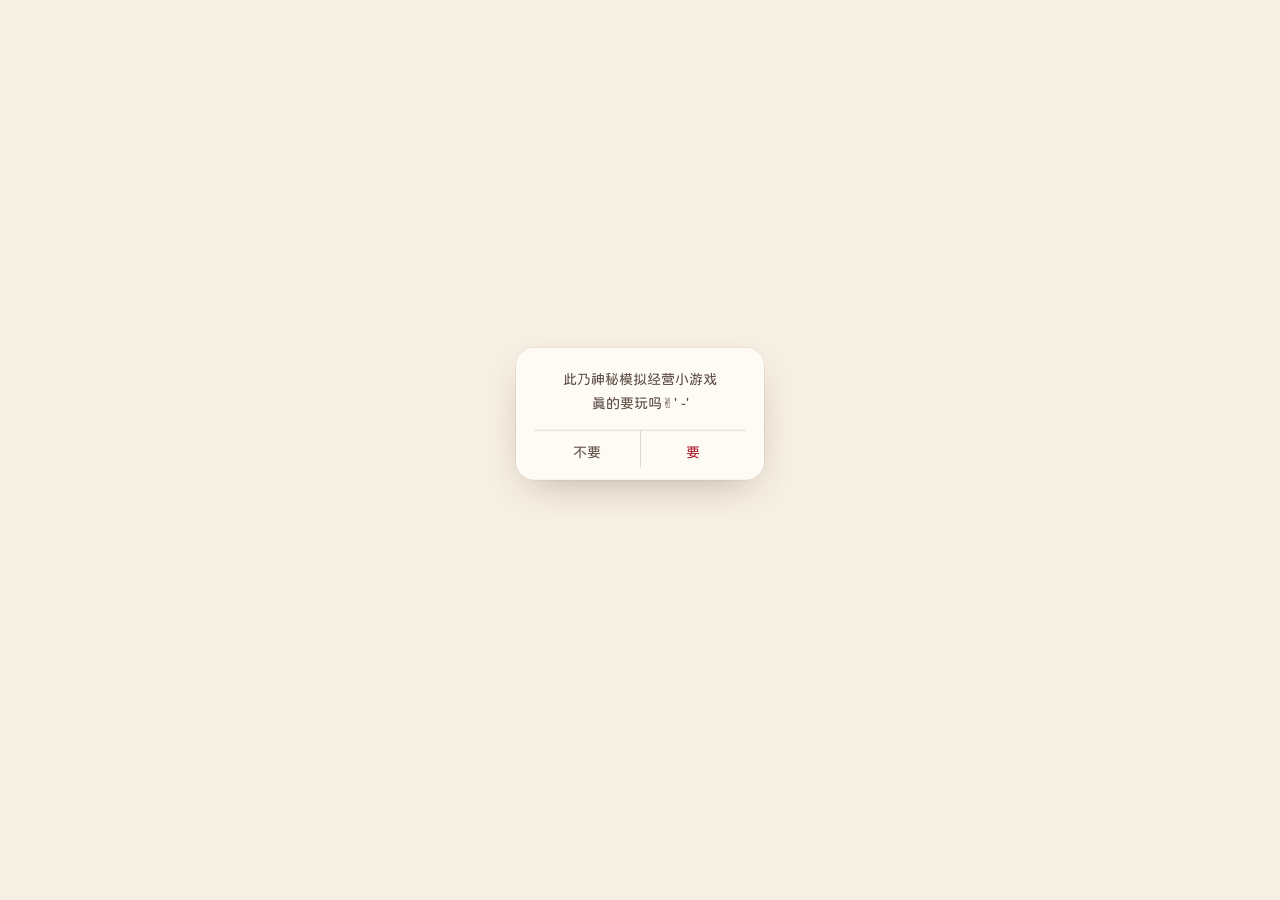
<file: index.html>
<!doctype html>
<html lang="zh"><head><meta charset="utf-8">
<meta name="viewport" content="width=device-width,initial-scale=1,maximum-scale=1,viewport-fit=cover">
<meta name="theme-color" content="#f6efe3">
<link rel="icon" href="./icons/icon.svg" type="image/svg+xml">
<title>日记花园</title>
<link rel="manifest" href="./manifest.webmanifest">
<link rel="apple-touch-icon" href="./icons/apple-touch-icon.png">
<meta name="apple-mobile-web-app-capable" content="yes">
<meta name="mobile-web-app-capable" content="yes">
<meta name="apple-mobile-web-app-title" content="日记花园">
<meta name="apple-mobile-web-app-status-bar-style" content="default">
<script src="./a2hs.js" defer></script>
<link rel="stylesheet" href="./fonts/maoken/result.css">
<link rel="stylesheet" href="./fonts/cormorant/cormorant.css">
<script>/* 从游戏里回来（?home）：一上来就是「回家中」，不闪开场那个框 */if (/[?&]home\b/.test(location.search)) document.documentElement.classList.add("home");</script>
<script type="importmap">{"imports":{"three":"./vendor/three@0.170.0/build/three.module.min.js","three/addons/":"./vendor/three@0.170.0/examples/jsm/"}}</script>
<style>
/* 进门两页照搬暮园的资料页，只换内容，加写字和配图 */
:root{--paper:#f6efe3;--ink:#5b4a44;--soft:#a8968c;--red:#a8172c;--brick:#9f3726;--card:rgba(255,252,246,.92)}
*{box-sizing:border-box;margin:0;-webkit-tap-highlight-color:transparent}
body,html{height:100%;background:var(--paper);overflow:hidden}
body{color:var(--ink);font:13px/1.7 "MaoKenTangYuan (beta)",-apple-system,"PingFang SC",sans-serif;-webkit-user-select:none;user-select:none}
button{font:inherit;color:inherit;border:0;background:0 0;cursor:pointer}
#cv{position:fixed;inset:0;width:100%;height:100%;display:block;touch-action:none}
.scr{position:fixed;inset:0;z-index:10;display:flex;flex-direction:column;align-items:center;justify-content:center;padding:calc(env(safe-area-inset-top) + 24px) 22px calc(env(safe-area-inset-bottom) + 24px);background:var(--paper);opacity:0;pointer-events:none;transition:opacity .5s ease}
.scr.on{opacity:1;pointer-events:auto}
h2{font-size:16px;font-weight:400;letter-spacing:.12em;margin-bottom:6px;text-align:center}
.sub{font-size:11px;color:var(--soft);letter-spacing:.2em;margin-bottom:20px}
.moods{display:flex;flex-wrap:wrap;justify-content:center;gap:12px 10px;max-width:320px}
.moods button{padding:8px 16px;border-radius:20px;background:var(--card);font-size:14px;box-shadow:0 4px 14px -8px rgba(80,50,40,.35),0 0 0 .5px rgba(90,60,50,.12);transition:transform .15s ease,background .2s,color .2s}
.moods button:nth-child(odd){transform:rotate(-2deg)}
.moods button:nth-child(2n){transform:rotate(2deg)}
.moods button.on{background:var(--brick);color:#fbf7ef}
.moods.full{animation:nope .35s}
/* 选到丧的心情会飞出颜文字（照搬暮园） */
.kao{position:fixed;z-index:50;pointer-events:none;color:#fff;font:15px/1 -apple-system,"PingFang SC",sans-serif;white-space:nowrap;text-shadow:0 0 6px rgba(0,0,0,.75),0 0 14px rgba(0,0,0,.45)}
@keyframes nope{0%,100%{translate:0}25%{translate:-5px}75%{translate:5px}}
.note{margin-top:22px;width:min(300px,100%);background:var(--card);border-radius:16px;padding:12px 14px 8px;box-shadow:0 4px 14px -8px rgba(80,50,40,.35),0 0 0 .5px rgba(90,60,50,.12);transform:rotate(-1deg)}
.note textarea{display:block;width:100%;min-height:68px;border:0;background:none;resize:none;outline:none;font:inherit;font-size:14px;line-height:1.7;color:var(--ink);-webkit-user-select:text;user-select:text}
.note textarea::placeholder{color:var(--soft)}
.note .pic{display:flex;align-items:center;gap:8px;border-top:.5px dashed rgba(90,60,50,.25);padding-top:6px;margin-top:4px;font-size:12px;color:var(--soft)}
.note .pic label{cursor:pointer;color:var(--ink)}
.note .pic img{height:34px;border-radius:5px;transform:rotate(3deg)}
.pop{position:absolute;left:50%;top:46%;width:248px;transform:translate(-50%,-50%);background:var(--card);border-radius:18px;padding:20px 18px 12px;text-align:center;box-shadow:0 14px 40px -16px rgba(80,50,40,.4),0 0 0 .5px rgba(90,60,50,.15);transition:left .28s cubic-bezier(.3,1.4,.5,1),top .28s cubic-bezier(.3,1.4,.5,1)}
.pop p{font-size:14px;line-height:1.7;margin-bottom:14px}
.pop .row{display:flex;border-top:.5px solid rgba(90,60,50,.18)}
.pop .row button{flex:1;padding:10px 0 4px;font-size:14px}
.pop .row button+button{border-left:.5px solid rgba(90,60,50,.18)}
.pop .yes{color:var(--red)}
.once{margin-top:14px;font-size:11px;line-height:1.8;color:var(--soft);letter-spacing:.08em;text-align:center}
.once[hidden]{display:none}
.go{margin-top:26px;padding:9px 30px;border-radius:20px;background:var(--ink);color:var(--paper);font-size:14px;letter-spacing:.3em;text-indent:.3em;transition:opacity .2s}
.go:disabled{opacity:.3}
.skip{margin-top:12px;font-size:11px;color:var(--soft);letter-spacing:.2em}
.ld{font-size:13px;letter-spacing:.3em}
#run{width:min(86vw,340px);height:auto;aspect-ratio:340/110;margin-top:18px;display:block;touch-action:manipulation;image-rendering:pixelated}
.bar{width:min(60vw,220px);height:6px;border-radius:3px;background:rgba(90,60,50,.12);overflow:hidden;margin-top:16px}
.bar i{display:block;height:100%;width:0;border-radius:3px;background:var(--brick);transition:width .3s}
.tip{margin-top:12px;font-size:11px;color:var(--soft)}
.credit{position:absolute;left:0;right:0;bottom:calc(env(safe-area-inset-bottom) + 28px);text-align:center;font-size:11px;line-height:1.9;color:var(--soft);letter-spacing:.12em}
.credit b{font-weight:400;color:var(--ink);letter-spacing:.2em}
/* 花园里 */
#hud{position:fixed;left:0;right:0;top:0;z-index:5;display:flex;align-items:center;gap:6px;padding:calc(env(safe-area-inset-top) + 12px) 16px 8px;pointer-events:none}
#hud h1{font-size:16px;font-weight:400;letter-spacing:.14em;flex:1;white-space:nowrap;min-width:max-content}
#hud button{pointer-events:auto;flex-shrink:0;white-space:nowrap;padding:6px 10px;border-radius:20px;background:var(--card);font-size:12px;box-shadow:0 4px 14px -8px rgba(80,50,40,.35),0 0 0 .5px rgba(90,60,50,.12)}
#hint{position:fixed;left:0;right:0;bottom:calc(env(safe-area-inset-bottom) + 14px);text-align:center;font-size:11px;letter-spacing:.12em;color:var(--soft);z-index:4;pointer-events:none}
.sheet{position:fixed;left:50%;bottom:calc(env(safe-area-inset-bottom) + 16px);transform:translateX(-50%) rotate(-.6deg);z-index:8;width:calc(100% - 32px);max-width:380px;background:var(--card);border-radius:18px;padding:16px 16px 14px;box-shadow:0 14px 40px -16px rgba(80,50,40,.45),0 0 0 .5px rgba(90,60,50,.15)}
.sheet[hidden]{display:none}
.sheet .date{font-size:11px;color:var(--soft);letter-spacing:.1em}
.sheet .txt{font-size:15px;line-height:1.75;margin:6px 0 10px;white-space:pre-wrap}
.sheet img{display:block;width:100%;max-height:200px;object-fit:cover;border-radius:10px;margin-bottom:10px}
.sheet .x{position:absolute;right:12px;top:8px;font-size:18px;color:var(--soft)}
.sheet .go{margin-top:4px;padding:7px 22px;font-size:13px}
#menu .go{display:block;width:100%;margin-top:8px;text-align:center}
#menu .msh{font-size:11px;color:var(--soft);letter-spacing:.2em;margin:12px 0 -2px}
#menu .go.ghost{background:none;color:var(--ink);box-shadow:inset 0 0 0 .5px rgba(90,60,50,.4)}
#pc{display:block;width:100%;max-height:62vh;object-fit:contain;border-radius:3px;box-shadow:0 10px 28px -10px rgba(40,30,20,.35)}
.sheet .go.ghost{background:none;color:var(--ink);box-shadow:inset 0 0 0 .5px rgba(90,60,50,.4)}
.sheet .acts{display:flex;flex-wrap:wrap;gap:8px}
.sheet .acts .go[hidden]{display:none}
#hud #cutBtn{position:relative;width:32px;height:32px;padding:0;display:inline-grid;place-items:center;font-size:15px;line-height:1}
#cutBtn.dot::after{content:'';position:absolute;right:2px;top:2px;width:7px;height:7px;border-radius:50%;background:var(--brick);box-shadow:0 0 0 1.5px var(--card)}
#cuts{display:flex;flex-direction:column;max-height:calc(100% - env(safe-area-inset-top) - env(safe-area-inset-bottom) - 84px)}
#cuts[hidden]{display:none}
#cuts .ttl{font-size:14px;letter-spacing:.2em}
#cuts .sub{font-size:11px;color:var(--soft);letter-spacing:.06em;margin:2px 0 2px}
#cuts .cbody{overflow-y:auto;margin:0 -4px;padding:0 4px 2px}
#cuts .csh{display:flex;align-items:center;gap:8px;font-size:11px;color:var(--soft);letter-spacing:.2em;margin:10px 0 5px}
#cuts .csh span{flex:1}
#cuts .csh small{font-size:10px;margin-left:4px;letter-spacing:0}
#cuts .crow{display:flex;align-items:center;gap:6px;padding:6px 8px 6px 10px;border-radius:12px;background:#fff;box-shadow:0 0 0 .5px rgba(90,60,50,.18);margin-bottom:6px;font-size:13px;cursor:pointer}
#cuts .crow i{flex:0 0 auto;width:9px;height:9px;border-radius:50%;box-shadow:0 0 0 .5px rgba(90,60,50,.25)}
#cuts .crow b{flex:1;min-width:0;font-weight:400;white-space:nowrap;overflow:hidden;text-overflow:ellipsis;margin-left:2px}
#cuts .crow small{font-size:11px;color:var(--soft);white-space:nowrap}
#cuts .go{margin:0;padding:4px 12px;font-size:12px;letter-spacing:.2em;text-indent:.2em}
#cuts .cempty{font-size:12px;color:var(--soft);letter-spacing:.2em;text-align:center;padding:4px 0 6px}
#cuts .cfoot{font-size:11px;color:var(--soft);letter-spacing:.1em;margin-top:8px;text-align:center}
/* 图鉴 */
#bookList{list-style:none;padding:0;margin:8px 0 0;max-height:50vh;overflow-y:auto}
#bookList li{display:flex;align-items:center;gap:8px;padding:7px 2px;border-bottom:.5px dashed rgba(90,60,50,.2);font-size:14px;cursor:pointer}
#bookList li i{width:12px;height:12px;border-radius:50%;flex-shrink:0;box-shadow:0 0 0 .5px rgba(90,60,50,.25)}
#bookList li b{font-weight:400}
#bookList li small{margin-left:auto;font-size:11px;color:var(--soft)}
#bookList li.empty{cursor:default;font-size:12px;color:var(--soft);border:0}
/* ?home：只有回家中和进度条，不跑螃蟹 */
.home #s0,.home #s1{display:none}
.home #s2{opacity:1;pointer-events:auto}
.home #run,.home #tip{display:none}
</style></head><body>
<canvas id="cv"></canvas>

<section class="scr on" id="s0">
  <div class="pop" id="pop"><p id="popTxt">此乃神秘模拟经营小游戏<br>真的要玩吗✌︎' ֊'</p>
  <div class="row" id="popRow"><button class="no" id="no">不要</button><button class="yes" id="yes">要</button></div></div>
</section>

<section class="scr" id="s1">
  <h2 id="greet">今天的心情是？</h2>
  <p class="sub">最 多 选 三 个</p>
  <div class="moods" id="moods"></div>
  <div class="note">
    <textarea id="line" maxlength="140" placeholder="写一句今天……"></textarea>
    <div class="pic"><label>配一张图<input id="photo" type="file" accept="image/*" hidden></label><img id="thumb" hidden alt=""></div>
  </div>
  <p class="once" id="once" hidden>今天的花已经种下，菜也送到厨房了。<br>再写的几句会夹进今天那朵花里。</p>
  <button class="go" id="plant" disabled>种 下</button>
  <button class="skip" id="skip">今天不写，直接回家</button>
</section>

<section class="scr" id="s2">
  <p class="ld">回 家 中</p>
  <canvas id="run" width="340" height="110"></canvas>
  <div class="bar"><i id="barI"></i></div>
  <p class="tip" id="tip">点一下小螃蟹会跳</p>
  <p class="credit">这座花园拆自记忆小镇 <b>暮园 · Hesperides</b></p>
</section>

<div id="hud"><h1>我的花园</h1><button id="vaseBtn">插花</button><button id="cutBtn" aria-label="剪花">💐</button><button id="shopBtn">店里</button><button id="addBtn">写一句</button><button id="bagBtn" aria-label="背包"></button><button id="menuBtn">···</button></div>
<div id="hint" hidden>拖动挪着看 · 双指转 · 按住一朵花拖着挪 · 点一下看那天</div>

<div class="sheet" id="card" hidden><button class="x" data-close>×</button>
  <div class="date" id="cDate"></div><div class="txt" id="cTxt"></div><img id="cImg" hidden alt="">
  <div class="acts"><button class="go" id="cPost">做 成 明 信 片</button><button class="go ghost" id="cCut">剪 下 来</button></div>
</div>
<div class="sheet" id="cuts" hidden><button class="x" data-close>×</button>
  <div class="ttl">剪 花</div><div class="sub">剪下来的在插花台放七天，不剪的十四天后谢在地里</div><div class="cbody" id="cutsBody"></div>
</div>
<div class="sheet" id="post" hidden><button class="x" data-close>×</button>
  <canvas id="pc" width="1200" height="800"></canvas>
  <div style="display:flex;gap:10px;justify-content:center;margin-top:12px"><button class="go ghost" id="pFlip" style="margin-top:0">换 一 种</button><button class="go" id="pSave" style="margin-top:0">存 到 手 机</button></div>
</div>
<div class="sheet" id="menu" hidden><button class="x" data-close>×</button>
  <div style="font-size:14px;letter-spacing:.2em;margin-bottom:4px">花 园</div>
  <button class="go" id="mExpand">扩 建</button>
  <button class="go ghost" id="mBook">图 鉴</button>
  <button class="go ghost" id="mNotes">更 新 说 明</button>
  <div class="msh">存 档</div>
  <button class="go ghost" id="mExport">把花园打包带走</button>
  <label class="go ghost">从文件搬回来<input id="mImport" type="file" accept=".json,application/json" hidden></label>
  <button class="go ghost" id="mDemo">放二十天的样子看看</button>
  <button class="go ghost" id="mClear">清空重来</button>
</div>
<div class="sheet" id="book" hidden><button class="x" data-close>×</button>
  <div style="font-size:14px;letter-spacing:.2em;margin-bottom:2px">图 鉴</div>
  <div class="date">园子里配出来的新花 · 点名字改名</div>
  <ul id="bookList"></ul>
</div>

<script type="module" src="./main.js"></script>
</body></html>
</file>
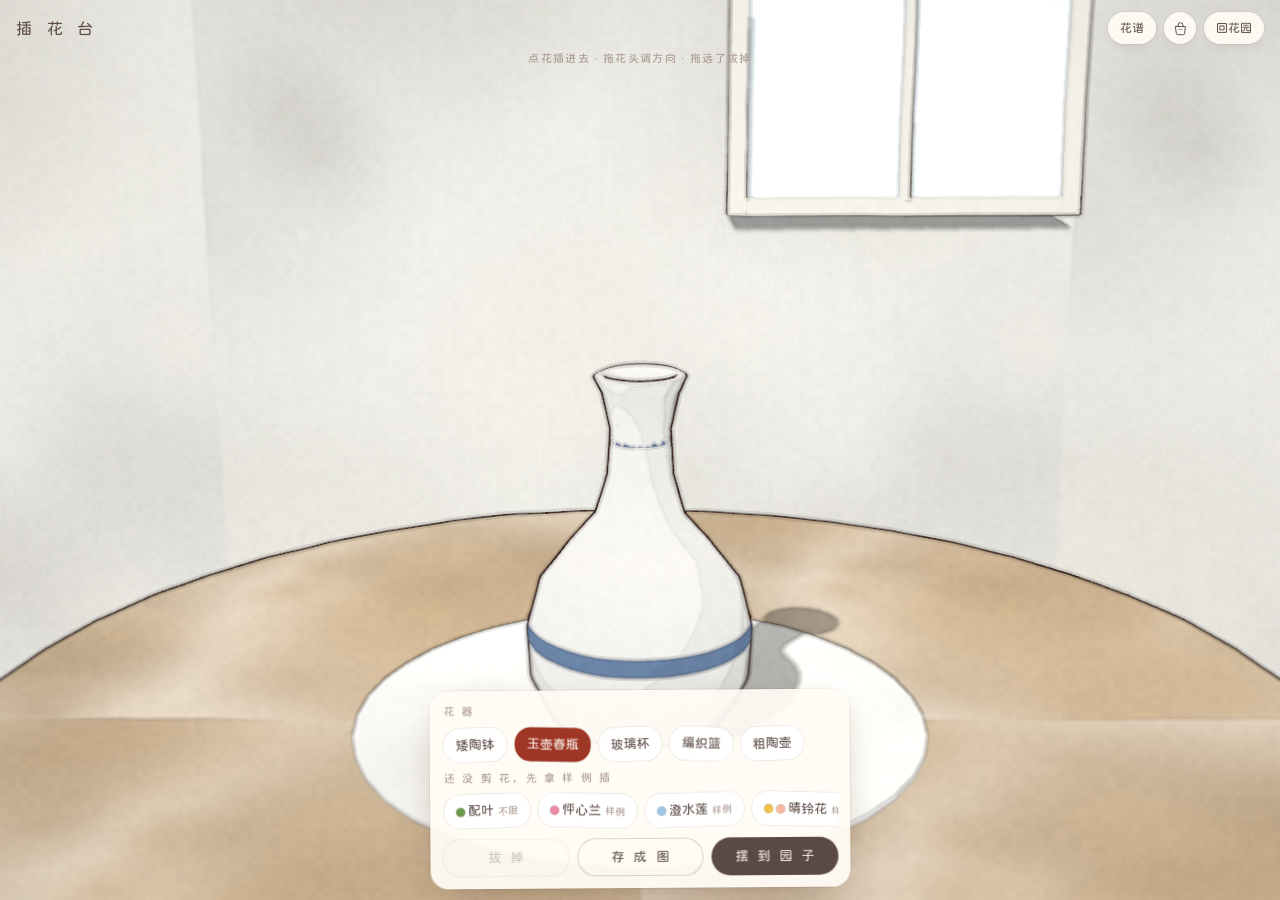
<file: ikebana.html>
<!doctype html>
<html lang="zh"><head><meta charset="utf-8">
<meta name="viewport" content="width=device-width,initial-scale=1,maximum-scale=1,viewport-fit=cover">
<meta name="theme-color" content="#f6efe3">
<link rel="icon" href="./icons/icon.svg" type="image/svg+xml">
<title>插花台</title>
<link rel="stylesheet" href="./fonts/maoken/result.css">
<script type="importmap">{"imports":{"three":"./vendor/three@0.170.0/build/three.module.min.js","three/addons/":"./vendor/three@0.170.0/examples/jsm/"}}</script>
<style>
/* 插花台：从花园剪花去插，换花器；画法跟花园同一套 */
:root{--paper:#f6efe3;--ink:#5b4a44;--soft:#a8968c;--brick:#9f3726;--card:rgba(255,252,246,.92)}
*{box-sizing:border-box;margin:0;-webkit-tap-highlight-color:transparent}
body,html{height:100%;background:#fbfaf6;overflow:hidden}
body{color:var(--ink);font:13px/1.7 "MaoKenTangYuan (beta)",-apple-system,"PingFang SC",sans-serif;-webkit-user-select:none;user-select:none}
button{font:inherit;color:inherit;border:0;background:0 0;cursor:pointer}
#cv{position:fixed;inset:0;width:100%;height:100%;display:block;touch-action:none}
.top{position:fixed;left:0;right:0;top:0;z-index:5;display:flex;align-items:center;gap:8px;padding:calc(env(safe-area-inset-top) + 12px) 16px 8px;pointer-events:none}
.top h1{font-size:16px;font-weight:400;letter-spacing:.3em;flex:1}
.top a{pointer-events:auto;padding:6px 12px;border-radius:20px;background:var(--card);font-size:12px;color:var(--ink);text-decoration:none;box-shadow:0 4px 14px -8px rgba(80,50,40,.35),0 0 0 .5px rgba(90,60,50,.12)}
.hint{position:fixed;left:0;right:0;top:calc(env(safe-area-inset-top) + 50px);text-align:center;font-size:11px;letter-spacing:.12em;color:var(--soft);z-index:4;pointer-events:none}
.panel{position:fixed;left:50%;bottom:calc(env(safe-area-inset-bottom) + 12px);transform:translateX(-50%) rotate(-.4deg);z-index:6;width:calc(100% - 24px);max-width:420px;background:var(--card);border-radius:18px;padding:10px 12px 12px;box-shadow:0 14px 40px -16px rgba(80,50,40,.45),0 0 0 .5px rgba(90,60,50,.15)}
.panel h3{font-size:11px;font-weight:400;letter-spacing:.2em;color:var(--soft);margin:2px 2px 4px}
.chips{display:flex;gap:8px;overflow-x:auto;padding:2px 2px 6px;scrollbar-width:none}
.chips::-webkit-scrollbar{display:none}
.chips button{flex:0 0 auto;padding:6px 12px;border-radius:16px;background:#fff;font-size:13px;box-shadow:0 0 0 .5px rgba(90,60,50,.18);white-space:nowrap}
.chips button:nth-child(odd){transform:rotate(-1.5deg)}
.chips button:nth-child(2n){transform:rotate(1.5deg)}
.chips button.on{background:var(--brick);color:#fbf7ef}
.chips button.used{opacity:.35}
.chips button.cut{animation:cutGlow 1.6s ease}
@keyframes cutGlow{0%,60%{box-shadow:0 0 0 2px var(--brick)}100%{box-shadow:0 0 0 .5px rgba(90,60,50,.18)}}
.chips button i{display:inline-block;width:9px;height:9px;border-radius:50%;margin-right:3px;vertical-align:-1px;box-shadow:0 0 0 .5px rgba(90,60,50,.25)}
.chips button small{font-size:10px;color:var(--soft);margin-left:4px}
.chips button.on small{color:#f3e2d8}
.row{display:flex;gap:8px;margin-top:4px}
.go{flex:1;padding:8px 0;border-radius:20px;background:var(--ink);color:var(--paper);font-size:13px;letter-spacing:.2em;text-indent:.2em;transition:opacity .2s}
.go.ghost{background:none;color:var(--ink);box-shadow:inset 0 0 0 .5px rgba(90,60,50,.4)}
.go:disabled{opacity:.3}
.toast{position:fixed;left:50%;top:42%;transform:translate(-50%,-50%);z-index:9;background:var(--ink);color:var(--paper);padding:8px 18px;border-radius:16px;font-size:13px;letter-spacing:.1em;opacity:0;transition:opacity .3s;pointer-events:none}
.toast.on{opacity:.92}
/* 花谱和近看 */
.top button{pointer-events:auto;padding:6px 12px;border-radius:20px;background:var(--card);font-size:12px;box-shadow:0 4px 14px -8px rgba(80,50,40,.35),0 0 0 .5px rgba(90,60,50,.12)}
.smp{font-size:10.5px;color:var(--soft);text-align:center;margin-top:4px;letter-spacing:.08em}
.sheet{position:fixed;left:50%;bottom:calc(env(safe-area-inset-bottom) + 12px);transform:translateX(-50%);z-index:8;width:calc(100% - 24px);max-width:420px;max-height:70vh;display:flex;flex-direction:column;background:#fffaf2;border-radius:18px;padding:12px 12px 10px;box-shadow:0 14px 40px -16px rgba(80,50,40,.45),0 0 0 .5px rgba(90,60,50,.15)}
.sheet[hidden],.vbar[hidden]{display:none}
.sheet .hd{display:flex;align-items:center;margin-bottom:6px}.sheet .hd h3{flex:1;font-size:13px;font-weight:400;letter-spacing:.3em;margin:0}.sheet .hd button{padding:2px 10px;font-size:13px;color:var(--soft)}
#bookList{overflow-y:auto;display:flex;flex-direction:column;gap:8px;padding:2px}
.bk{display:flex;gap:10px;align-items:center;background:#fff;border-radius:12px;padding:6px;box-shadow:0 0 0 .5px rgba(90,60,50,.15)}
.bk img,.bk .ph{width:64px;height:64px;border-radius:8px;object-fit:cover;flex:0 0 auto;background:#f3efe6}
.bk .ph{display:flex;flex-wrap:wrap;align-content:center;justify-content:center;gap:3px;padding:6px}.bk .ph i{width:12px;height:12px;border-radius:50%}
.bk-b{flex:1;min-width:0}.bk-b b{display:block;font-weight:400;font-size:13.5px;white-space:nowrap;overflow:hidden;text-overflow:ellipsis}.bk-b small{display:block;font-size:10.5px;color:var(--soft)}
.bk-row{display:flex;gap:6px;margin-top:4px}.bk-row button{padding:3px 12px;border-radius:12px;font-size:12px;background:var(--ink);color:var(--paper)}.bk-row button.edit{background:#ebe2d4;color:var(--ink)}.bk-row button.sell{margin-left:auto;background:none;color:var(--brick);box-shadow:inset 0 0 0 .5px rgba(159,55,38,.45);padding:3px 8px}.bk-row button:disabled{opacity:.35}
.bk-empty{font-size:12px;color:var(--soft);text-align:center;padding:16px 0}
.vbar{position:fixed;left:50%;bottom:calc(env(safe-area-inset-bottom) + 14px);transform:translateX(-50%);z-index:6;display:flex;gap:8px;width:calc(100% - 24px);max-width:360px}
.vbar button{flex:1;padding:9px 0;border-radius:20px;font-size:13px;letter-spacing:.2em;background:var(--card);box-shadow:0 4px 14px -8px rgba(80,50,40,.35),0 0 0 .5px rgba(90,60,50,.15)}
.vbar button.main{background:var(--ink);color:var(--paper)}.vbar button:disabled{opacity:.35}
#viewX{position:fixed;inset:0;pointer-events:none;z-index:5}
.vx{position:absolute;transform:translateX(-50%);pointer-events:auto;display:flex;align-items:center;gap:4px;max-width:30vw;padding:2px 4px 2px 10px;border-radius:14px;background:var(--card);font-size:11px;box-shadow:0 0 0 .5px rgba(90,60,50,.2)}
.vx span{overflow:hidden;white-space:nowrap;text-overflow:ellipsis}.vx b{font-weight:400;font-size:14px;width:20px;height:20px;line-height:20px;border-radius:50%;background:#ebe2d4;flex:0 0 auto}
body.viewing .panel,body.viewing .hint,body.viewing #bookBtn,body:not(.viewing) .vbar{display:none}
</style></head><body>
<canvas id="cv"></canvas>
<div class="top"><h1>插 花 台</h1><button id="bookBtn">花谱</button><a href="./?home">回花园</a></div>
<p class="hint" id="hint">点花插进去 · 拖花头调方向 · 拖远了拔掉</p>
<div class="panel">
  <h3>花 器</h3><div class="chips" id="vases"></div>
  <h3 id="flTitle">从 花 园 剪 的（最 多 七 枝）</h3><div class="chips" id="flowers"></div>
  <div class="row"><button class="go ghost" id="pull" disabled>拔 掉</button><button class="go ghost" id="png">存 成 图</button><button class="go" id="save">摆 到 园 子</button></div>
  <p class="smp" id="smpHint" hidden>样例花只能练手，园子里开了花才能摆</p>
</div>
<div class="toast" id="toast"></div>
<div class="sheet" id="book" hidden><div class="hd"><h3 id="bookTitle">花 谱</h3><button id="bookClose">关</button></div><div id="bookList"></div></div>
<div id="viewX"></div>
<div class="vbar" id="viewBar"><button id="viewAdd">＋ 再摆一束</button><button class="main" id="viewClose">关 掉</button></div>
<script type="module" src="./ikebana.js"></script>
<script type="module" src="./bag.js"></script>
</body></html>
</file>
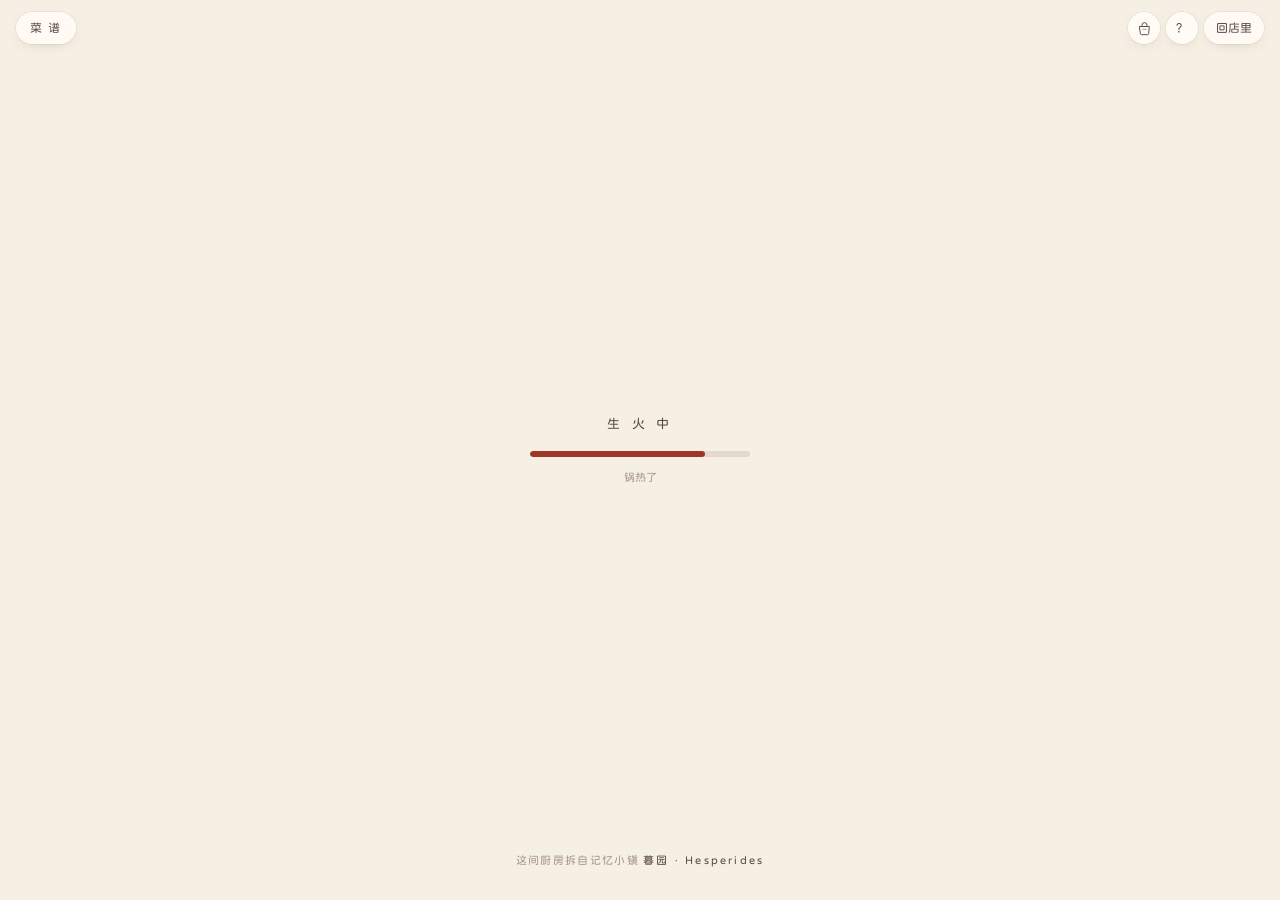
<file: kitchen.html>
<!doctype html>
<html lang="zh-CN"><head><meta charset="utf-8">
<meta name="viewport" content="width=device-width,initial-scale=1,maximum-scale=1,viewport-fit=cover">
<meta name="theme-color" content="#f6efe3">
<link rel="icon" href="./icons/icon.svg" type="image/svg+xml">
<title>厨房 · 日记花园</title>
<link rel="stylesheet" href="./fonts/maoken/result.css">
<script type="importmap">{"imports":{"three":"./vendor/three@0.170.0/build/three.module.min.js","three/addons/":"./vendor/three@0.170.0/examples/jsm/"}}</script>
<style>
/* 下面这一大段照搬暮园资料页（lab/dream/muyuan）的样式，一个字没改 */
:root{--paper:#f6efe3;--ink:#5b4a44;--soft:#a8968c;--red:#a8172c;--brick:#9f3726;--card:rgba(255,252,246,.92)}*{box-sizing:border-box;margin:0;-webkit-tap-highlight-color:transparent}body,html{height:100%;background:var(--paper);overflow:hidden}body{color:var(--ink);font:13px/1.7 "MaoKenTangYuan (beta)",-apple-system,"PingFang SC","Noto Sans Canadian Aboriginal","Noto Sans Bamum",sans-serif;-webkit-user-select:none;user-select:none}button{font:inherit;color:inherit;border:0;background:0 0;cursor:pointer}.scr{position:fixed;inset:0;display:flex;flex-direction:column;align-items:center;justify-content:center;padding:calc(env(safe-area-inset-top) + 24px) 22px calc(env(safe-area-inset-bottom) + 24px);opacity:0;pointer-events:none;transition:opacity .5s ease}.scr.on{opacity:1;pointer-events:auto}h2{font-size:16px;font-weight:400;letter-spacing:.12em;margin-bottom:6px;text-align:center}.sub{font-size:11px;color:var(--soft);letter-spacing:.2em;margin-bottom:20px}.pop{position:absolute;left:50%;top:46%;width:248px;transform:translate(-50%,-50%);background:var(--card);border-radius:18px;padding:20px 18px 12px;text-align:center;box-shadow:0 14px 40px -16px rgba(80,50,40,.4),0 0 0 .5px rgba(90,60,50,.15);transition:left .28s cubic-bezier(.3,1.4,.5,1),top .28s cubic-bezier(.3,1.4,.5,1)}.pop p{font-size:14px;line-height:1.7;margin-bottom:14px}.pop .row{display:flex;border-top:.5px solid rgba(90,60,50,.18)}.pop .row button{flex:1;padding:10px 0 4px;font-size:14px}.pop .row button+button{border-left:.5px solid rgba(90,60,50,.18)}.pop .yes{color:var(--red)}.moods{display:flex;flex-wrap:wrap;justify-content:center;gap:12px 10px;max-width:320px}.moods button{padding:8px 16px;border-radius:20px;background:var(--card);font-size:14px;box-shadow:0 4px 14px -8px rgba(80,50,40,.35),0 0 0 .5px rgba(90,60,50,.12);transition:transform .15s ease,background .2s,color .2s}.moods button:nth-child(odd){transform:rotate(-2deg)}.moods button:nth-child(2n){transform:rotate(2deg)}.moods button.on{background:var(--brick);color:#fbf7ef}.moods.full{animation:nope .35s}@keyframes nope{25%{transform:translateX(-6px)}75%{transform:translateX(6px)}}.go{margin-top:30px;padding:9px 30px;border-radius:20px;background:var(--ink);color:var(--paper);font-size:14px;letter-spacing:.3em;text-indent:.3em;transition:opacity .2s}.go:disabled{opacity:.3}.cnt{margin-top:10px;font-size:11px;color:var(--soft);letter-spacing:.2em}.bar{width:min(60vw,220px);height:6px;border-radius:3px;background:rgba(90,60,50,.12);overflow:hidden;margin-top:16px}.bar i{display:block;height:100%;width:0;border-radius:3px;background:var(--brick)}.ld{font-size:13px;letter-spacing:.3em}.tip{margin-top:12px;font-size:11px;color:var(--soft)}.credit{position:absolute;left:0;right:0;bottom:calc(env(safe-area-inset-bottom) + 28px);text-align:center;font-size:11px;line-height:1.9;color:var(--soft);letter-spacing:.12em}.credit b{font-weight:400;color:var(--ink);letter-spacing:.2em}#s3{padding:0;justify-content:flex-start}#cv{position:absolute;inset:0;width:100%;height:100%;display:block;touch-action:none}.dish{position:absolute;left:16px;right:16px;top:calc(env(safe-area-inset-top) + 18px);text-align:center;pointer-events:none}.dish b{font-size:18px;font-weight:400;letter-spacing:.1em}.dish small{display:block;font-size:11px;color:var(--soft);margin-top:2px}.panel{position:absolute;left:10px;right:10px;bottom:calc(env(safe-area-inset-bottom) + 10px);background:var(--card);border-radius:18px;padding:10px 12px 12px;box-shadow:0 4px 18px rgba(0,0,0,.1)}.panel h3{margin:2px 0 6px;font-size:11px;font-weight:400;letter-spacing:.12em;color:var(--soft)}.chips{display:flex;flex-wrap:wrap;gap:6px}.chips button{border:1px solid rgba(68,69,63,.22);border-radius:14px;padding:3px 10px;font-size:12.5px}.chips button.on{background:var(--brick);border-color:var(--brick);color:#fbf7ef}.chips button.add{background:#fff;border-style:dashed}.prow{display:flex;gap:8px;margin-top:10px}.prow button{flex:1;border-radius:12px;padding:8px;font-size:13px;background:#ebe2d4}.prow button.main{background:var(--ink);color:var(--paper);letter-spacing:.2em}.toast{position:fixed;left:50%;top:42%;transform:translate(-50%,-50%);background:var(--ink);color:var(--paper);padding:7px 16px;border-radius:14px;font-size:13px;opacity:0;transition:opacity .3s;pointer-events:none;z-index:40}.toast.on{opacity:.92}.card{width:min(84vw,310px);background:#fffaf2;border-radius:6px;padding:16px 16px 14px;text-align:center;box-shadow:0 18px 40px -18px rgba(80,50,40,.45),0 0 0 .5px rgba(90,60,50,.15);transform:rotate(-1.2deg)}.card .top{display:flex;justify-content:space-between;font-size:10px;color:var(--soft);letter-spacing:.15em}.card .shot{width:100%;aspect-ratio:1;margin:8px 0 10px;border-radius:3px;background:var(--paper) center/cover no-repeat}.card .dname{font-size:19px;letter-spacing:.12em}.card .mood{font-size:12px;color:var(--soft);margin:2px 0 10px}.card .line{font-size:13px;margin-bottom:14px}.card .to{border-top:1px dashed rgba(90,60,50,.25);padding-top:10px;font-size:13px;color:var(--red);letter-spacing:.2em}.card .sig{font-size:9px;color:var(--soft);letter-spacing:.3em;margin-top:4px}.again{margin-top:18px;font-size:12px;color:var(--soft);letter-spacing:.3em}.kao{position:fixed;z-index:50;pointer-events:none;color:#fff;font:15px/1 -apple-system,"PingFang SC",sans-serif;white-space:nowrap;text-shadow:0 0 6px rgba(0,0,0,.75),0 0 14px rgba(0,0,0,.45)}
/* 日记花园加的：右上回花园 */
.back{position:fixed;right:14px;top:calc(env(safe-area-inset-top) + 14px);z-index:30;padding:5px 14px;border-radius:20px;background:var(--card);font-size:12px;color:var(--ink);text-decoration:none;box-shadow:0 4px 14px -8px rgba(80,50,40,.35),0 0 0 .5px rgba(90,60,50,.12)}
#s3 .dish{right:96px;left:96px}
/* 菜谱 */
.rcbtn{position:fixed;left:14px;top:calc(env(safe-area-inset-top) + 14px);z-index:30;padding:5px 14px;border-radius:20px;background:var(--card);font-size:12px;letter-spacing:.1em;box-shadow:0 4px 14px -8px rgba(80,50,40,.35),0 0 0 .5px rgba(90,60,50,.12)}
.rcsheet{position:fixed;left:12px;right:12px;top:calc(env(safe-area-inset-top) + 56px);bottom:calc(env(safe-area-inset-bottom) + 16px);z-index:36;overflow-y:auto;background:#fffaf2;border-radius:18px;padding:14px 14px 10px;box-shadow:0 14px 40px -16px rgba(80,50,40,.45),0 0 0 .5px rgba(90,60,50,.15)}
.rcsheet[hidden]{display:none}
.rcsheet h3{font-size:15px;font-weight:400;letter-spacing:.12em}
.rcsheet .sub2{font-size:11px;color:var(--soft);margin:2px 0 8px}
.rcsheet .x{position:absolute;right:12px;top:8px;font-size:18px;color:var(--soft)}
.rc{display:flex;gap:10px;padding:8px 0;border-bottom:.5px dashed rgba(90,60,50,.2)}
.rc img,.rc>i{width:58px;height:58px;border-radius:10px;object-fit:cover;background:var(--paper);flex-shrink:0}
.rc.off img{filter:grayscale(1);opacity:.5}
.rc.off .rc-b>b,.rc.off small{opacity:.5}
.rc-b{flex:1;min-width:0}
.rc-b b{font-weight:400;font-size:14px}
.rc-b small{display:block;font-size:10px;color:var(--soft)}
.need{display:flex;flex-wrap:wrap;gap:4px;margin:3px 0}
.need span{font-size:11px;padding:0 6px;border-radius:8px;background:#ebe2d4}
.need span.no{background:none;color:var(--red);box-shadow:inset 0 0 0 .5px rgba(168,23,44,.4)}
.miss{font-size:11px;color:var(--red)}
.rc-row{display:flex;align-items:center;gap:6px}
.rc-row button{width:26px;height:26px;border-radius:13px;background:#ebe2d4;font-size:14px}
.rc-row em{font-style:normal;min-width:18px;text-align:center}
.rc-row .mk{width:auto;padding:0 14px;margin-left:auto;background:var(--ink);color:var(--paper);font-size:12px;letter-spacing:.2em}
.rc-empty{font-size:12px;color:var(--soft);padding:10px 0}
/* 怎么玩：菜谱按钮底下一个小问号，点开一张短纸条 */
.hpbtn{position:fixed;left:14px;top:calc(env(safe-area-inset-top) + 52px);z-index:30;width:30px;height:30px;border-radius:15px;background:var(--card);font-size:13px;box-shadow:0 4px 14px -8px rgba(80,50,40,.35),0 0 0 .5px rgba(90,60,50,.12)}
.rcsheet.help{bottom:auto;max-height:calc(100% - env(safe-area-inset-top) - env(safe-area-inset-bottom) - 72px)}
.help p{font-size:13px;line-height:1.75;padding:7px 0;border-bottom:.5px dashed rgba(90,60,50,.2)}
.help p:last-child{border-bottom:0}
.hl{color:inherit;background:linear-gradient(176deg,transparent 52%,rgba(243,227,166,.62) 52%,rgba(240,222,160,.55) 90%,transparent 91%);padding:0 .18em;margin:0 -.04em;border-radius:.3em .5em .25em .45em;-webkit-box-decoration-break:clone;box-decoration-break:clone}
.help p:nth-of-type(3n+2) .hl{background:linear-gradient(177deg,transparent 54%,rgba(196,214,186,.6) 54%,rgba(190,209,180,.52) 91%,transparent 92%)}
.help p:nth-of-type(3n) .hl{background:linear-gradient(175deg,transparent 53%,rgba(238,200,196,.55) 53%,rgba(234,194,190,.48) 90%,transparent 91%)}
/* 顶栏：右上一排 背包 · ？ · 回店里，跟店里、插花台同一个角、同一种药丸 */
.kbar{position:fixed;right:16px;top:calc(env(safe-area-inset-top) + 12px);z-index:30;display:flex;align-items:center;gap:6px}
.kbar .back,.kbar .hpbtn{position:static}
.kbar .back{padding:6px 12px}
.kbar .hpbtn{width:32px;height:32px;border-radius:16px;font-size:12px}
.rcbtn{left:16px;top:calc(env(safe-area-inset-top) + 12px);padding:6px 14px}
/* 挑菜：一样菜一块小牌子，跟心情按钮一个样子，选上是砖红 */
#s1{overflow-y:auto;justify-content:safe center;padding-top:calc(env(safe-area-inset-top) + 64px)}
.picks{display:grid;grid-template-columns:repeat(3,1fr);gap:12px 10px;width:min(100%,330px)}
.picks button{position:relative;display:flex;flex-direction:column;align-items:center;padding:8px 4px 6px;border-radius:16px;background:var(--card);box-shadow:0 4px 14px -8px rgba(80,50,40,.35),0 0 0 .5px rgba(90,60,50,.12);transition:transform .15s ease,background .2s,color .2s}
.picks button:nth-child(odd){transform:rotate(-1.5deg)}.picks button:nth-child(2n){transform:rotate(1.5deg)}
.picks img{width:46px;height:46px;object-fit:contain}
.picks span{font-size:13px;line-height:1.4;margin-top:2px}
.picks small{font-size:10px;color:var(--soft);letter-spacing:.1em}
.picks i{position:absolute;right:6px;top:4px;font-style:normal;font-size:9px;letter-spacing:.1em;color:var(--brick)}
.picks button.on{background:var(--brick);color:#fbf7ef}
.picks button.on small,.picks button.on i{color:rgba(251,247,239,.8)}
.picks button.on img{filter:drop-shadow(0 0 3px rgba(255,250,240,.7))}
.picks.full{animation:nope .35s}
</style></head><body>
<button class="rcbtn" id="rcBtn">菜 谱</button>
<div class="rcsheet" id="rcSheet" hidden><button class="x" id="rcClose">×</button><h3>菜 谱</h3><p class="sub2">端上桌过的菜都在这儿 · 按菜篮子够做几份</p><div id="rcList"></div></div>
<div class="kbar"><button id="bagBtn" aria-label="背包"></button><button class="hpbtn" id="hpBtn" aria-label="怎么玩">？</button><a class="back" href="shop.html">回店里</a></div>
<div class="rcsheet help" id="hpSheet" hidden><button class="x" id="hpClose">×</button><h3>厨 房 怎 么 玩</h3><p class="sub2">几句话，看完就会</p>
<p>菜篮子里的菜有两个来处。<mark class="hl">今天第一篇日记写了什么心情</mark>，那样菜就<mark class="hl">给两份</mark>，别的去田里种。</p>
<p>进厨房先<mark class="hl">挑这一锅用什么菜</mark>，最多六样。今天心情的那几样已经替你勾上了，不想要就点掉。</p>
<p>端上桌的时候，盘里用到的<mark class="hl">每样菜扣一份</mark>。摆了三块心跳莓，也只扣一份心跳莓。</p>
<p>头一回端上桌的菜会<mark class="hl">记进菜谱</mark>。下次在菜谱里点<mark class="hl">「出盘」</mark>，直接做好，不用再摆一遍。</p>
<p>一盘里每样菜各用一份，所以能做几盘<mark class="hl">看最少的那样</mark>。五个南瓜两个栗子，只能做两盘。</p>
<p><mark class="hl">一盘起价 32</mark>，多加一样菜<mark class="hl">多卖 12</mark>。一样菜卖 44，三样卖 68，再往上就不涨了。做成蛋糕<mark class="hl">再多卖 14</mark>。</p>
<p>有几样菜凑在一起会变成<mark class="hl">隐藏菜，多卖 20</mark>。比如心跳莓配双生桃，做法选原样，就是双心莓桃派。</p>
<p>做好的菜<mark class="hl">先放在后厨</mark>，回店里<mark class="hl">补货摆进柜子</mark>，才有人买。</p>
</div>
<section class="scr on" id="s1"> <h2>今 天 用 什 么</h2> <p class="sub">点一下选上 · 再点放回去</p> <div class="picks" id="picks"></div> <p class="cnt" id="pkCnt">翻菜篮子……</p> <button class="go" id="fireBtn" disabled>生 火</button> </section>
<section class="scr" id="s2"> <p class="ld" id="ld">生 火 中</p> <div class="bar"><i id="barI"></i></div> <p class="tip" id="tip">把心情洗一洗，切一切</p> <p class="credit">这间厨房拆自记忆小镇 <b>暮园 · Hesperides</b></p> </section>
<section class="scr" id="s3"> <canvas id="cv"></canvas> <div class="dish" id="dish"></div> <div class="panel"> <h3>点一下拿一块 · 拖着摆 · 轻点转一转 · 拖出盘外扔掉</h3><div class="chips" id="pieces"></div> <h3 style="margin-top:8px">做法</h3><div class="chips" id="forms"></div> <div class="prow"><button id="clear">清空</button><button id="serve" class="main">端上桌</button></div> </div> </section>
<section class="scr" id="s4"> <div class="card" id="card"></div> <button class="again" id="again">再 来 一 盘</button> </section>
<div class="toast" id="toast"></div>
<script type="module" src="./kitchen.js"></script>
</body></html>
</file>
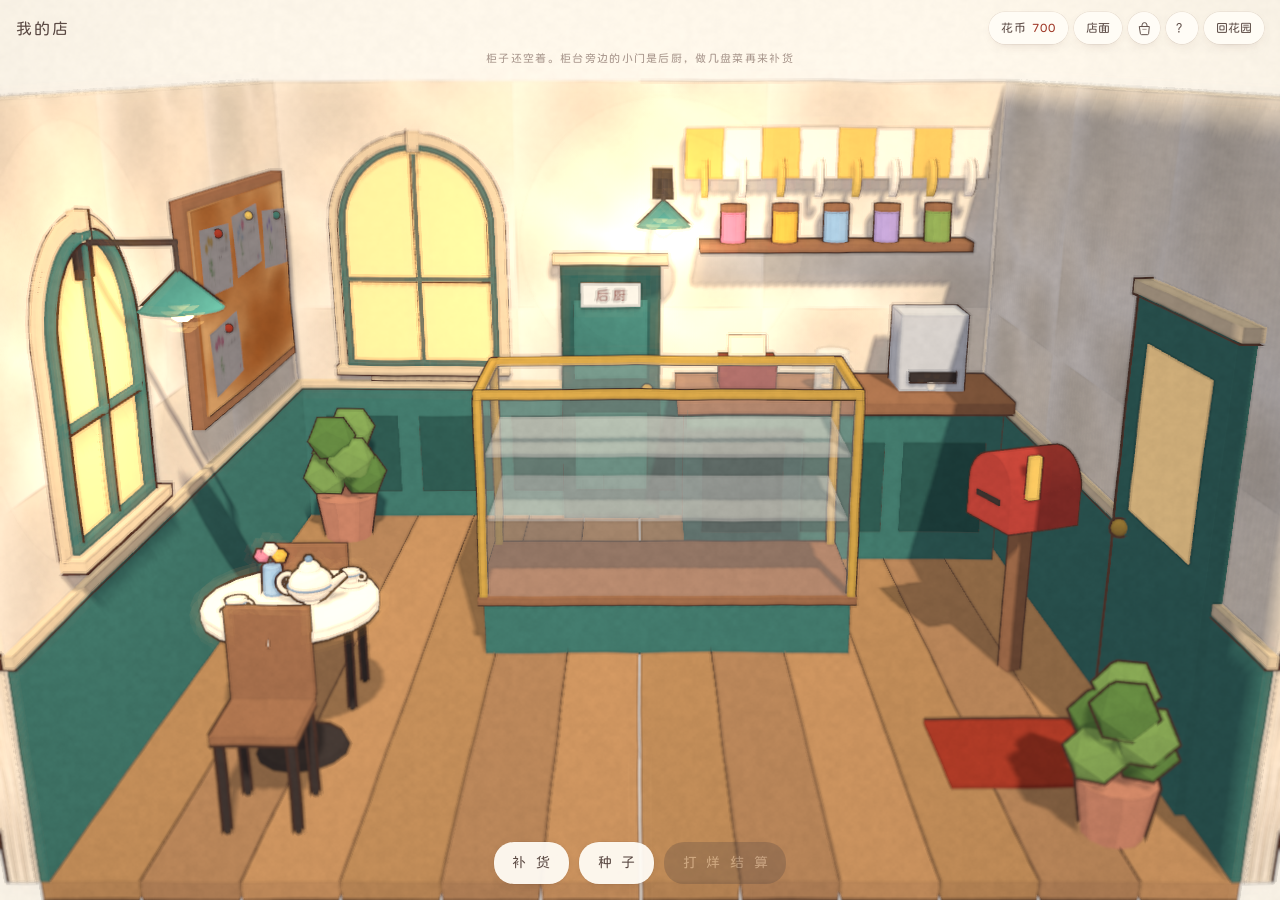
<file: shop.html>
<!doctype html>
<html lang="zh"><head><meta charset="utf-8">
<meta name="viewport" content="width=device-width,initial-scale=1,maximum-scale=1,viewport-fit=cover">
<meta name="theme-color" content="#f6efe3">
<link rel="icon" href="./icons/icon.svg" type="image/svg+xml">
<title>我的店</title>
<link rel="stylesheet" href="./fonts/maoken/result.css">
<link rel="stylesheet" href="./fonts/longcang/longcang.css">
<link rel="stylesheet" href="./fonts/cormorant/cormorant.css">
<script type="importmap">{"imports":{"three":"./vendor/three@0.170.0/build/three.module.min.js","three/addons/":"./vendor/three@0.170.0/examples/jsm/"}}</script>
<style>
/* 店里面 */
:root{--paper:#f6efe3;--ink:#5b4a44;--soft:#a8968c;--red:#a8172c;--brick:#9f3726;--card:rgba(255,252,246,.94)}
*{box-sizing:border-box;margin:0;-webkit-tap-highlight-color:transparent}
body,html{height:100%;background:var(--paper);overflow:hidden}
body{color:var(--ink);font:13px/1.7 "MaoKenTangYuan (beta)",-apple-system,"PingFang SC",sans-serif;-webkit-user-select:none;user-select:none}
button{font:inherit;color:inherit;border:0;background:0 0;cursor:pointer}
#cv{position:fixed;inset:0;width:100%;height:100%;display:block;touch-action:none}
#hud{position:fixed;left:0;right:0;top:0;z-index:5;display:flex;align-items:center;gap:6px;padding:calc(env(safe-area-inset-top) + 12px) 16px 8px;pointer-events:none}
#hud h1{font-size:16px;font-weight:400;letter-spacing:.14em;flex:1 0 auto;white-space:nowrap}
#hud .pill{pointer-events:auto;white-space:nowrap;flex-shrink:0;padding:6px 12px;border-radius:20px;background:var(--card);font-size:12px;box-shadow:0 4px 14px -8px rgba(80,50,40,.35),0 0 0 .5px rgba(90,60,50,.12)}
#coins{letter-spacing:.08em}
#coins b{font-weight:400;color:var(--brick)}
#bar{position:fixed;left:0;right:0;bottom:calc(env(safe-area-inset-bottom) + 16px);z-index:5;display:flex;justify-content:center;gap:10px;pointer-events:none}
.go{pointer-events:auto;padding:9px 24px;border-radius:20px;background:var(--ink);color:var(--paper);font-size:14px;letter-spacing:.3em;text-indent:.3em;transition:opacity .2s}
.go.ghost{background:var(--card);color:var(--ink);box-shadow:0 4px 14px -8px rgba(80,50,40,.35),0 0 0 .5px rgba(90,60,50,.12)}
.go:disabled{opacity:.3}
#hint{position:fixed;left:0;right:0;top:calc(env(safe-area-inset-top) + 50px);text-align:center;font-size:11px;letter-spacing:.12em;color:var(--soft);z-index:4;pointer-events:none}
.sheet{position:fixed;left:50%;bottom:calc(env(safe-area-inset-bottom) + 70px);transform:translateX(-50%) rotate(-.6deg);z-index:8;width:calc(100% - 32px);max-width:360px;background:var(--card);border-radius:18px;padding:16px 18px 14px;box-shadow:0 14px 40px -16px rgba(80,50,40,.45),0 0 0 .5px rgba(90,60,50,.15)}
.sheet[hidden]{display:none}
.sheet h3{font-size:15px;font-weight:400;letter-spacing:.12em;margin-bottom:4px}
.sheet .meta{font-size:11px;color:var(--soft);letter-spacing:.08em}
.sheet p{font-size:14px;line-height:1.8;margin:6px 0}
.sheet .x{position:absolute;right:12px;top:8px;font-size:18px;color:var(--soft)}
.sheet ul{list-style:none;padding:0;margin:8px 0;font-size:13px;line-height:1.9}
.sheet li{display:flex;justify-content:space-between;gap:8px;border-bottom:.5px dashed rgba(90,60,50,.2)}
.sheet li b{font-weight:400;color:var(--brick);white-space:nowrap}
.sheet .acts{display:flex;align-items:center;gap:8px;margin-top:10px;padding-top:8px;border-top:.5px dashed rgba(90,60,50,.2)}
.sheet .acts .meta{flex:1}
.sheet .acts .go{padding:6px 14px;font-size:12px;letter-spacing:.2em;text-indent:.2em}
.sheet .acts .go.warn{color:var(--brick)}
.sheet .sum{display:flex;justify-content:space-between;margin-top:6px;font-size:14px}
.sheet .sum b{font-weight:400;color:var(--brick)}
/* 种子铺：钱不够按钮变灰，价钱照样写着 */
#bar .go{padding:9px 16px;letter-spacing:.2em;text-indent:.2em}
#seeds{max-height:62vh;overflow-y:auto}
#seeds .sh{font-size:11px;color:var(--soft);letter-spacing:.2em;margin-top:10px}
#seeds ul{margin:2px 0 4px}
#seeds li{align-items:center;padding:3px 0}
#seeds li small{font-size:11px;color:var(--soft)}
#seeds .buy{padding:2px 10px;border-radius:12px;background:var(--ink);color:var(--paper);font-size:12px;white-space:nowrap}
#seeds .stag{font-style:normal;font-size:10px;line-height:1;padding:2px 5px 1px;border-radius:8px;margin-right:5px;vertical-align:1px;letter-spacing:0}
#seeds .stag.autumn{background:#f3dcc0;color:#a0521f}
#seeds .stag.winter{background:#dfe7ef;color:#4f6a86}
#seeds .stag.spring{background:#e6efd6;color:#5d7a3a}
#seeds .stag.summer{background:#f6e6b8;color:#94701a}
#seeds [hidden]{display:none}
/* 怎么玩：顶上一个小问号 */
#hud .q{width:32px;padding:6px 0;text-align:center}
#help{max-height:70vh;overflow-y:auto}
#help p{font-size:13px;line-height:1.75;margin:0;padding:7px 0;border-bottom:.5px dashed rgba(90,60,50,.2)}
#help p:last-child{border-bottom:0}
.hl{color:inherit;background:linear-gradient(176deg,transparent 52%,rgba(243,227,166,.62) 52%,rgba(240,222,160,.55) 90%,transparent 91%);padding:0 .18em;margin:0 -.04em;border-radius:.3em .5em .25em .45em;-webkit-box-decoration-break:clone;box-decoration-break:clone}
#help p:nth-of-type(3n+2) .hl{background:linear-gradient(177deg,transparent 54%,rgba(196,214,186,.6) 54%,rgba(190,209,180,.52) 91%,transparent 92%)}
#help p:nth-of-type(3n) .hl{background:linear-gradient(175deg,transparent 53%,rgba(238,200,196,.55) 53%,rgba(234,194,190,.48) 90%,transparent 91%)}
#seeds .buy:disabled{background:none;color:var(--soft);box-shadow:inset 0 0 0 .5px rgba(90,60,50,.3)}
/* 补货：上面九格是柜子，下面一排是后厨做好的菜；店面：一样一行 chips */
#hud button.pill{font:inherit;font-size:12px;color:inherit}
#stock,#decor{max-height:70vh;overflow-y:auto}
#stock .grid{display:grid;grid-template-columns:repeat(3,1fr);gap:6px;margin:8px 0 4px}
#stock .grid button{aspect-ratio:1.3;border-radius:10px;background:rgba(90,60,50,.06);box-shadow:inset 0 0 0 .5px rgba(90,60,50,.25);font-size:11px;color:var(--soft);display:flex;flex-direction:column;align-items:center;justify-content:center;gap:2px;overflow:hidden;padding:4px}
#stock .grid button.full{background:#fffdf8;color:var(--ink)}
#stock .grid img{width:42px;height:42px;border-radius:6px;object-fit:cover}
#stock .grid span{max-width:100%;white-space:nowrap;overflow:hidden;text-overflow:ellipsis}
#stock .sh,#decor .sh{font-size:11px;color:var(--soft);letter-spacing:.2em;margin-top:10px}
#stock .bag{display:flex;gap:8px;overflow-x:auto;padding:4px 2px 6px}
#stock .bag button{flex:0 0 auto;width:78px;border-radius:12px;background:#fff;box-shadow:0 0 0 .5px rgba(90,60,50,.2);padding:6px 4px;font-size:11px;display:flex;flex-direction:column;align-items:center;gap:2px}
#stock .bag button.on{box-shadow:0 0 0 2px var(--brick)}
#stock .bag img{width:52px;height:52px;border-radius:8px;object-fit:cover}
#stock .bag span{max-width:100%;white-space:nowrap;overflow:hidden;text-overflow:ellipsis}
#stock .bag small{color:var(--brick)}
#decor .chips{display:flex;flex-wrap:wrap;gap:6px;margin-top:4px}
#decor .chips button{padding:4px 10px;border-radius:14px;background:#fff;box-shadow:0 0 0 .5px rgba(90,60,50,.22);font-size:12.5px;display:flex;align-items:center;gap:4px}
#decor .chips button.on{background:var(--brick);color:#fbf7ef}
#decor .chips button:disabled{opacity:.45}
#decor .chips i{display:inline-block;width:12px;height:12px;border-radius:50%;box-shadow:0 0 0 .5px rgba(90,60,50,.3)}
#decor .chips small{font-size:10px;opacity:.75}
#note{transform:translateX(-50%) rotate(1.2deg);background:#fbf3df}
#note p{font-size:15px}
#note .sign{text-align:right;font-size:12px;color:var(--soft)}
#pcBig img{display:block;width:100%;border-radius:8px}
#tags{position:fixed;inset:0;z-index:3;pointer-events:none}
.tag{position:absolute;left:0;top:0;padding:0 6px 0 4px;border-radius:8px;background:rgba(255,253,248,.95);color:var(--brick);font-size:11px;line-height:1.55;display:flex;align-items:center;gap:3px;white-space:nowrap;box-shadow:0 2px 6px -3px rgba(80,50,40,.4),0 0 0 .5px rgba(159,55,38,.35)}
.tag i{display:block;width:7px;height:7px;border-radius:50%;background:#e98aa4;box-shadow:inset 0 0 0 1.5px #f2c14e}
#veil{position:fixed;inset:0;z-index:20;display:flex;align-items:center;justify-content:center;background:var(--paper);font-size:13px;letter-spacing:.3em;transition:opacity .6s}
#veil.out{opacity:0;pointer-events:none}
</style></head><body>
<canvas id="cv"></canvas>
<div id="tags"></div>
<div id="veil">开 门 中</div>
<div id="hud"><h1>我的店</h1><span class="pill" id="coins">花币 <b>0</b></span><button class="pill" id="decorBtn">店面</button><button class="pill" id="bagBtn" aria-label="背包"></button><button class="pill q" id="helpBtn" aria-label="怎么玩">？</button><a class="pill" href="./?home" style="text-decoration:none;color:inherit">回花园</a></div>
<div id="hint">拖动转着看 · 点柜子里的吃的、软木板上的明信片、门边的信箱</div>
<div id="bar"><button class="go ghost" id="restock">补 货</button><button class="go ghost" id="seedsBtn">种 子</button><button class="go" id="close">打 烊 结 算</button></div>

<div class="sheet" id="dish" hidden><button class="x" data-close>×</button><h3 id="dName"></h3><div class="meta" id="dMeta"></div><p id="dAbout"></p><div class="acts"><span class="meta" id="dAge"></span><button class="go ghost" id="dBack">撤 下</button><button class="go ghost" id="dToss">倒 掉</button></div></div>
<div class="sheet" id="bill" hidden><button class="x" data-close>×</button><h3>今天的账</h3><div class="meta" id="bDate"></div><ul id="bList"></ul><div class="sum"><span id="bLeft"></span><span>进账 <b id="bSum"></b></span></div></div>
<div class="sheet" id="seeds" hidden><button class="x" data-close>×</button><h3>种 子 铺</h3><div class="meta">手上 <span id="sCoins"></span> · 花种子一包 3 粒，种一丛稀 1 中 2 密 3 · 菜种子一包 2 粒，进口袋，去田里种，熟了一粒收 1–3 份</div>
  <div class="sh" id="sSeasonH">应季（过了季就下架）</div><ul id="sSeason"></ul><div class="sh">花（拿去园子里种）</div><ul id="sFlower"></ul><div class="sh">菜（种子进口袋，去田里种）</div><ul id="sCrop"></ul></div>
<div class="sheet" id="stock" hidden><button class="x" data-close>×</button><h3>补 货</h3><div class="meta" id="stTip"></div>
  <div class="grid" id="stGrid"></div><div class="sh">后厨做好的</div><div class="bag" id="stBag"></div></div>
<div class="sheet" id="decor" hidden><button class="x" data-close>×</button><h3>店 面</h3><div class="meta">手上 <span id="dcCoins"></span> · 买过的随便换 · 花园里那栋店跟着变</div><div id="dcList"></div></div>
<div class="sheet" id="help" hidden><button class="x" data-close>×</button><h3>店 里 怎 么 玩</h3><div class="meta">几句话，看完就会</div>
<p>补货就是把后厨做好的菜摆进柜子。先挑一盘，再点一个空格，<mark class="hl">柜子一共九格</mark>。<mark class="hl">点有菜的格子能收回来</mark>。</p>
<p>打烊结算<mark class="hl">一天一次</mark>，柜子里<mark class="hl">七成到全部</mark>会被买走，隐藏菜和蛋糕更抢手，会先被挑走。摆满九格，<mark class="hl">最少也能卖掉六盘</mark>。</p>
<p>打过烊柜子就锁上了，<mark class="hl">没卖掉的明天接着卖</mark>。<mark class="hl">过了零点</mark>算新的一天。</p>
<p>花种子<mark class="hl">一包三粒</mark>，拿去园子里种。菜种子<mark class="hl">一包两粒</mark>，先放进口袋，再去田里点一块空地种下。</p>
<p>田里的菜<mark class="hl">按真的钟头长</mark>，杂思菜两个钟头就熟，南瓜要等十个钟头。熟了点一下收，<mark class="hl">一粒能收一到三份</mark>。</p>
<p>卖一盘菜，<mark class="hl">差不多够买一包种子</mark>。</p>
<p>店面是故意定得贵的，墙换个颜色要<mark class="hl">九百多</mark>，差不多得<mark class="hl">攒一个礼拜</mark>。慢慢来。</p>
</div>
<div class="sheet" id="note" hidden><button class="x" data-close>×</button><div class="meta">信箱里有一张纸条</div><p id="nTxt"></p><div class="sign" id="nSign"></div></div>
<div class="sheet" id="pcBig" hidden><button class="x" data-close>×</button><img id="pcImg" alt=""><div class="meta" id="pcMeta" style="margin-top:6px"></div></div>

<script type="module" src="./shop-in.js"></script>
</body></html>
</file>
<file: fonts/maoken/result.css>
/* Generated By cn-font-split@7.6.6 https://www.npmjs.com/package/cn-font-split
CreateTime: 2025-08-17T03:35:36.128659830+00:00;
Macintosh en CopyrightNotice [Kosugi Maru]
Copyright© 2010 MOTOYA CO.,LTD.

[Varela Round]
Copyright© 2011-2016 The Varela Round Project Authors (https://github.com/alefalefalef/Varela-Round-Hebrew/), with Reserved Font Names 'Varela' and 'Varela Round'.

[jf open huninn]
Copyright© 2020 The jf open huninn font is redistributed by justfont CO.,LTD, with Reserved Font Names 'open huninn' and 'huninn' under SIL Open Font License. The Hanzi part of this project was derived from Kosugi Maru under Apache-2.0 (https://www.apache.org/licenses/LICENSE-2.0).

[MaoKen TangYuan]
Copyright© 2020 Maoken, NFSL2001. The MaoKen TangYuan font is redistributed by maoken.com, with Reserved Font Names 'TangYuan' and 'Tang Yuan' under SIL Open Font License.
Macintosh en FontFamilyName MaoKenTangYuan (beta)
Macintosh en FontSubfamilyName Regular
Macintosh en UniqueFontID 0.12beta;MAOK;MaoKenTangYuan-beta0.12;20210702
Macintosh en FullFontName MaoKenTangYuan-beta
Macintosh en VersionString Version 0.13beta;20210702 
Macintosh en PostScriptFontName MaoKenTangYuan-beta
Macintosh en ManufacturerName Maoken&NFSL2001
Macintosh en DesignerURL http://www.maoken.com
Macintosh en LicenseDescription This Font Software is licensed under the SIL Open Font License,Version 1.1.This Font Software is distributed on an "AS IS",WITHOUT WARRANTIES OR CONDITIONS OF ANY KIND,either express or implied.See the SIL Open Font License for the specific languages,permissions and limitations governing your use of this Font Software.
Macintosh en LicenseURL http://scripts.sil.org/OFL
Windows en CopyrightNotice [Kosugi Maru]
Copyright© 2010 MOTOYA CO.,LTD.

[Varela Round]
Copyright© 2011-2016 The Varela Round Project Authors (https://github.com/alefalefalef/Varela-Round-Hebrew/), with Reserved Font Names 'Varela' and 'Varela Round'.

[jf open huninn]
Copyright© 2020 The jf open huninn font is redistributed by justfont CO.,LTD, with Reserved Font Names 'open huninn' and 'huninn' under SIL Open Font License. The Hanzi part of this project was derived from Kosugi Maru under Apache-2.0 (https://www.apache.org/licenses/LICENSE-2.0).

[MaoKen TangYuan]
Copyright© 2020 Maoken, NFSL2001. The MaoKen TangYuan font is redistributed by maoken.com, with Reserved Font Names 'TangYuan' and 'Tang Yuan' under SIL Open Font License.
Windows en FontFamilyName MaoKenTangYuan (beta)
Windows en FontSubfamilyName Regular
Windows en UniqueFontID 0.12beta;MAOK;MaoKenTangYuan-beta0.12;20210702
Windows en FullFontName MaoKenTangYuan-beta
Windows en VersionString Version 0.13beta;20210702 
Windows en PostScriptFontName MaoKenTangYuan-beta
Windows en ManufacturerName Maoken&NFSL2001
Windows en DesignerURL http://www.maoken.com
Windows en LicenseDescription This Font Software is licensed under the SIL Open Font License,Version 1.1.This Font Software is distributed on an "AS IS",WITHOUT WARRANTIES OR CONDITIONS OF ANY KIND,either express or implied.See the SIL Open Font License for the specific languages,permissions and limitations governing your use of this Font Software.
Windows en LicenseURL http://scripts.sil.org/OFL
Windows zh FontFamilyName 猫啃网糖圆体 (测试版)
Windows zh FontSubfamilyName Regular
Windows zh FullFontName 猫啃网糖圆体-测试版
Windows zh VersionString 版本 0.12测试版；20210702
Windows zh ManufacturerName 猫啃网&夜煞之乐2001
Windows zh DesignerURL http://www.maoken.com
Windows zh LicenseDescription This Font Software is licensed under the SIL Open Font License,Version 1.1.This Font Software is distributed on an "AS IS",WITHOUT WARRANTIES OR CONDITIONS OF ANY KIND,either express or implied.See the SIL Open Font License for the specific languages,permissions and limitations governing your use of this Font Software.
Windows zh LicenseURL http://scripts.sil.org/OFL
 */

@font-face{font-family:"MaoKenTangYuan (beta)";src:local("MaoKenTangYuan (beta)"),url("./70c6cc174fb1d9281d06ab11a288c249.woff2")format("woff2");font-style:normal;font-display:swap;font-weight:400;unicode-range:U+3117-3129,U+5570,U+77AD,U+FE10-FE19,U+FE30-FE40,U+FE47-FE48,U+FE4B-FE4C,U+FE52,U+1F431,U+1F63A,U+1F63C;}@font-face{font-family:"MaoKenTangYuan (beta)";src:local("MaoKenTangYuan (beta)"),url("./d8e08ba13333025b78d5ff77c2c5dde1.woff2")format("woff2");font-style:normal;font-display:swap;font-weight:400;unicode-range:U+252E-254B,U+25A0-25A1,U+25B2-25B3,U+25C6-25C7,U+25CB,U+25CE,U+2605-2606,U+2640,U+2642,U+3000,U+3003,U+3005,U+3007,U+3013,U+3105-3116;}@font-face{font-family:"MaoKenTangYuan (beta)";src:local("MaoKenTangYuan (beta)"),url("./c2797cf47881d0f23c8748ed7091acd8.woff2")format("woff2");font-style:normal;font-display:swap;font-weight:400;unicode-range:U+22A5,U+2312,U+2460-2469,U+2501-252D;}@font-face{font-family:"MaoKenTangYuan (beta)";src:local("MaoKenTangYuan (beta)"),url("./bdf981547435374e2af60ff0a7601d50.woff2")format("woff2");font-style:normal;font-display:swap;font-weight:400;unicode-range:U+2010,U+2015,U+2025,U+2030,U+2032-2033,U+203B,U+2103,U+2116,U+2160-2169,U+2190-2193,U+2208,U+220F,U+2211,U+221A,U+221D-221E,U+2220,U+2225,U+2227-222B,U+222E,U+2234-2235,U+223D,U+2248,U+2260-2261,U+2264-2265;}@font-face{font-family:"MaoKenTangYuan (beta)";src:local("MaoKenTangYuan (beta)"),url("./2edfe6880aa68d83a035bd8fe3270a81.woff2")format("woff2");font-style:normal;font-display:swap;font-weight:400;unicode-range:U+FF4F-FF5A,U+FFE0-FFE1,U+FFE3,U+FFE5;}@font-face{font-family:"MaoKenTangYuan (beta)";src:local("MaoKenTangYuan (beta)"),url("./ca72f8c6572dbedd5a8bac2612babf15.woff2")format("woff2");font-style:normal;font-display:swap;font-weight:400;unicode-range:U+FF02-FF07,U+FF0A-FF0B,U+FF10-FF19,U+FF1C-FF1E,U+FF20-FF3A,U+FF3C,U+FF3E,U+FF40-FF4E;}@font-face{font-family:"MaoKenTangYuan (beta)";src:local("MaoKenTangYuan (beta)"),url("./3c6e71e9d8b3dd51a6c139ea4d2ff38b.woff2")format("woff2");font-style:normal;font-display:swap;font-weight:400;unicode-range:U+30F5-30F6;}@font-face{font-family:"MaoKenTangYuan (beta)";src:local("MaoKenTangYuan (beta)"),url("./68a5662bc500a939fb1eec5ae2c4da32.woff2")format("woff2");font-style:normal;font-display:swap;font-weight:400;unicode-range:U+30B4-30F4;}@font-face{font-family:"MaoKenTangYuan (beta)";src:local("MaoKenTangYuan (beta)"),url("./8a5c8d9fcf2928ffb0387f5346fd7c99.woff2")format("woff2");font-style:normal;font-display:swap;font-weight:400;unicode-range:U+306E-3093,U+30A1-30B3;}@font-face{font-family:"MaoKenTangYuan (beta)";src:local("MaoKenTangYuan (beta)"),url("./fe9c922d810ab47af01f65300dbe531f.woff2")format("woff2");font-style:normal;font-display:swap;font-weight:400;unicode-range:U+3041-306D;}@font-face{font-family:"MaoKenTangYuan (beta)";src:local("MaoKenTangYuan (beta)"),url("./f0f0639d7ecfc705261e1ca0e2704333.woff2")format("woff2");font-style:normal;font-display:swap;font-weight:400;unicode-range:U+4E2C,U+4E3F,U+4EC2,U+502E,U+5107,U+5155,U+5216,U+522D,U+5281,U+5293,U+5369,U+53B6,U+54DC,U+54F3,U+5523,U+553C,U+5588,U+55B5,U+570A,U+5776,U+5786,U+5819,U+58BC,U+5ADC,U+5B32,U+5B65,U+5C66,U+5C88,U+5C8D,U+5E3B,U+5F2A,U+5F50,U+5F61,U+5FEE,U+6067,U+614A,U+615D,U+61D4,U+620B,U+62F6,U+6343,U+63AD,U+63BE,U+6420,U+6434,U+6484,U+6499,U+652E,U+67D9,U+67DD,U+6833,U+684A,U+6920,U+6957,U+6A8E,U+6A91,U+6AA0,U+6B43,U+6BEA,U+6BF5,U+6C15,U+6CD0,U+6D5E,U+6EE0,U+6F24,U+6F2D,U+6F46,U+717A,U+71E0,U+721D,U+728B,U+72C1,U+72C3,U+72E8,U+730A,U+7338,U+734D,U+73E7,U+746D,U+752F,U+754E,U+75B0,U+7603,U+770D,U+7722,U+778D,U+77A2,U+77E7,U+7809,U+7811,U+7857,U+786D,U+78C9,U+78F2,U+791E,U+7946,U+7967,U+799A,U+7B45,U+7B58,U+7B9D,U+7BA2,U+7CD7,U+7F32,U+8014,U+8022,U+8028-8029,U+804D,U+8080,U+80C2,U+80D9,U+80E9,U+80EC,U+810E,U+8159,U+817D,U+81A3,U+81AA,U+8201,U+82B0,U+82E0,U+833C,U+836E,U+83B0,U+83E5,U+8459,U+8488,U+848E,U+84CD,U+84D0,U+84F0,U+8539,U+857A,U+85B7,U+871E,U+8723,U+8729,U+8753,U+877E,U+878B,U+8793,U+87D3,U+8803,U+88D2,U+8966,U+89DC,U+89EB,U+8B26,U+8BF6,U+8C2E,U+8C8A,U+8C98,U+8D33,U+8D47,U+8D55,U+8DBC,U+8E2C,U+8E9C,U+8E9E,U+8ECE,U+8F79,U+8FEE,U+9139,U+914F,U+9174,U+9191,U+91B5,U+928E,U+9494,U+94B6,U+94F4,U+94F9,U+950A,U+950E,U+951E,U+952B,U+953C,U+9564,U+95F6,U+9603,U+960C,U+9622,U+9674,U+9794,U+97AB,U+98A5,U+9A98,U+9A9F,U+9AB1,U+9B0F,U+9B48,U+9C92,U+9CA6,U+9CB0,U+9CBA,U+9CCB,U+9CD8,U+9E32,U+9E5B,U+9E88,U+9EB4,U+9F3D,U+9F44,U+9F86;}@font-face{font-family:"MaoKenTangYuan (beta)";src:local("MaoKenTangYuan (beta)"),url("./aa9d21faec654a95440f7bae86a79a67.woff2")format("woff2");font-style:normal;font-display:swap;font-weight:400;unicode-range:U+4E0C,U+4E28,U+4E36,U+4EA0,U+4F91,U+4F94,U+4FC5,U+50BA,U+50ED,U+5181-5182,U+51F5,U+525E,U+5282,U+5290,U+52F9,U+537A,U+53A3,U+5423,U+54B4,U+54D5,U+54D9,U+54FF,U+552A,U+55C9,U+5686,U+57A4,U+57F4,U+580B,U+5820,U+5865,U+5902,U+5925,U+5A08,U+5AB5,U+5BE4,U+5C1C,U+5C22,U+5C6E,U+5D3E,U+5DDB,U+5E80,U+5EE8,U+5FED,U+605D,U+609B,U+609D,U+619D,U+6224-6225,U+6243,U+6322,U+63CE,U+63F2,U+640B-640C,U+6445,U+6496,U+64D0,U+64D7,U+6509,U+6534,U+6549,U+656B,U+6603,U+674C,U+67A8,U+680A,U+6844,U+6864,U+6971,U+6A65,U+6C2A,U+6C5C,U+6D0E,U+6D48,U+6E2B,U+6EB2,U+6EB7,U+706C,U+70B1,U+70C0,U+72F3,U+7303,U+7321,U+7339,U+736C,U+736F,U+74A9,U+750D,U+7513,U+7592,U+75C4,U+762D,U+7643,U+7707,U+7735,U+77B5,U+7839,U+784E,U+7924,U+793B,U+7953,U+798A,U+7A06,U+7A78,U+7A80,U+7AAD,U+7BA8,U+7BDA,U+7BE5,U+7CC8,U+7EC1,U+7F0B,U+7F0F,U+7F12,U+7F33,U+7F68,U+8025,U+8035,U+809C,U+80AD,U+80B7,U+80F2,U+8204,U+8221,U+8223,U+822D,U+823B,U+824B,U+825A,U+8274,U+827D,U+827F,U+82C8,U+8307,U+8347,U+837D,U+839B,U+83F9,U+8487,U+84B9,U+8579,U+85A8,U+867C,U+86B0,U+86D1,U+86D8,U+86F2,U+8764,U+8770,U+8788,U+8797,U+87B5,U+881B,U+8844,U+88FC,U+8930,U+89CC,U+89D6,U+8BA0,U+8BD4,U+8C02,U+8C2B,U+8C85,U+8E23,U+8E40,U+8E94,U+8F77,U+8F81-8F82,U+8FD5,U+9058,U+90B6,U+914E,U+91A2,U+943E,U+94B7-94B8,U+94DE,U+94EB,U+950D,U+9514,U+9516,U+9518,U+9529,U+9538,U+953E-953F,U+9544,U+954E,U+955F,U+9561,U+9569,U+95FC,U+960D,U+963D,U+9667,U+96B3,U+9792,U+98A1,U+9969,U+9A80,U+9A92,U+9A96,U+9AD1,U+9B2F,U+9C95,U+9CBC,U+9CC6,U+9CD0,U+9E38,U+9E3A,U+9E71,U+9E7E,U+9EE5,U+9EEA,U+9EF9,U+9EFB-9EFC,U+9FA0;}@font-face{font-family:"MaoKenTangYuan (beta)";src:local("MaoKenTangYuan (beta)"),url("./76d12b50eae9d4dabd134e8fece15d38.woff2")format("woff2");font-style:normal;font-display:swap;font-weight:400;unicode-range:U+4EF3,U+4F74,U+507E,U+50D6,U+50EC,U+51B1,U+52D6,U+5326,U+5459,U+54A9,U+54DA,U+55BE,U+55CD,U+564D,U+572F,U+574C,U+576B,U+57D8,U+57FD,U+5844,U+59D2,U+5AE0,U+5B16,U+5B37,U+5B80,U+5B84,U+5CB5,U+5CBD,U+5D1E,U+5E31,U+5E5E,U+5EFE,U+5F11,U+5F56,U+5F82,U+5F8C,U+5FC4,U+5FC9,U+5FE4,U+600A,U+602B,U+60DD,U+6106,U+610D,U+63DE,U+63F8,U+641B,U+643F,U+64E4,U+6634,U+676A,U+67B5,U+681D,U+6883,U+69B1,U+69D4,U+6B37,U+6B9B,U+6C46,U+6D7C,U+6F36,U+6F72,U+6F89,U+6F8C,U+7035,U+7039,U+7113,U+7173,U+71D4,U+7228,U+727F,U+728F,U+72EF,U+72F4,U+7331,U+74DE,U+74E0,U+75C3,U+75E6,U+7605,U+760A,U+761B,U+7625,U+763C,U+764D,U+76CD,U+7704,U+7743,U+7747,U+7780,U+7847,U+786A,U+78A5,U+78B9,U+7962,U+7A02-7A03,U+7AAC,U+7AB3,U+7B0A,U+7B4C,U+7B7B,U+7BFC,U+7C0F,U+7C16,U+7C40,U+7CA2,U+7CC7,U+7CF8,U+7D77,U+7E3B,U+7EA1,U+7EA9,U+7EF2,U+7F02,U+7F07,U+7F0C,U+7F23,U+7F2F,U+7F9D,U+8020,U+80E8,U+811E,U+812C,U+8136,U+8182,U+822F,U+8233,U+8268,U+8284,U+8288,U+828F,U+8291,U+8311,U+831B,U+835B,U+836D,U+83A9,U+83DD,U+8406,U+840F,U+845C,U+84B4,U+84E3,U+850C,U+863C,U+864D,U+867F,U+86BA,U+86C4,U+86DE,U+86F1,U+873E,U+87AC-87AD,U+87BD,U+87DB,U+880A,U+883C,U+887F,U+88BC,U+88F0,U+895E,U+89CF,U+8A48,U+8BDC,U+8C33,U+8C94,U+8DB1,U+8DCF,U+8DD6,U+8DE3,U+8E6F,U+8E90,U+8F7A,U+902D,U+90DB,U+9164,U+91AD,U+91AF,U+936A,U+948B,U+94D8,U+9513,U+956C,U+963C,U+9654,U+966C,U+9688,U+97B2,U+996B,U+9987,U+9998,U+9A75,U+9A7A,U+9ABA,U+9ADF,U+9B08,U+9B43,U+9C8E,U+9C94,U+9C9A,U+9CB4,U+9CBD,U+9CD4,U+9E2B,U+9E31,U+9E36,U+9E4B,U+9E4E,U+9E55,U+9E63,U+9E68-9E69,U+9EBD,U+9EC9,U+9F0D,U+9F37,U+9F51;}@font-face{font-family:"MaoKenTangYuan (beta)";src:local("MaoKenTangYuan (beta)"),url("./fd8845afc723a35b995b445c8153cbeb.woff2")format("woff2");font-style:normal;font-display:swap;font-weight:400;unicode-range:U+4F1B,U+4F67,U+4F7E,U+4FDC,U+50E6,U+5196,U+51AB,U+5202,U+5233,U+523F,U+52A2,U+536E,U+5476,U+54CF,U+5537,U+561E,U+56DD,U+56DF,U+5709,U+572C,U+57CF,U+57F8,U+580D,U+5881,U+589A,U+5941,U+59B2,U+5B5B,U+5C25,U+5D24,U+5D6B,U+5D74,U+5E42,U+5E8B,U+5EB3,U+5ED2,U+5F58,U+5F73,U+5FAD,U+6003,U+603C,U+6083,U+6100,U+6126,U+6206,U+62CA,U+638E,U+63B4,U+6426,U+646D,U+6535,U+65C4,U+66DB,U+6715,U+6769,U+6798,U+67C3,U+6861,U+698D,U+69CA,U+69E0,U+69ED,U+69F2,U+69FF,U+6A18,U+6B39,U+6BB3,U+6C0D,U+6CB2,U+6CD6,U+6CF7,U+6CFA,U+6D33,U+6E16,U+6E53-6E54,U+6EBB,U+6ED7,U+6FB6,U+709D,U+7178,U+72AD,U+72B4,U+72F7,U+72FB,U+7313,U+739F,U+7481,U+74BA,U+7540,U+754B,U+755B,U+758B,U+75AC,U+75D6,U+7617,U+7635,U+7640,U+76A4,U+76B2,U+775A,U+77BD,U+781F,U+79B3,U+7B2B,U+7B31,U+7B3E,U+7B6E,U+7B9C,U+7C0B,U+7C9E,U+7CC1,U+7CE8,U+7EA5,U+7F21,U+7F27,U+7F74,U+7FB0,U+7FBC,U+8016,U+8031,U+8071,U+80EA,U+8114,U+8160,U+81A6,U+81C1,U+825F,U+829F,U+82A4,U+82FB,U+8308,U+831A,U+8333,U+836C,U+83B6,U+83F8,U+8411,U+841C,U+8489,U+848C,U+855E,U+85A4,U+8627,U+8629,U+866E,U+86B5,U+872E,U+8731,U+877B,U+877D,U+87EA,U+8813,U+8864,U+88CE,U+88E5,U+890A,U+892B,U+897B,U+89CB,U+89EF,U+89F3,U+8BFC,U+8C18,U+8C35,U+8D46,U+8DBA,U+8E3A,U+8F75,U+8F7E,U+8FB6,U+8FD3,U+90BE,U+9161,U+9179,U+917E,U+91A3,U+94AC,U+94D7,U+94E5,U+952C,U+953A,U+9545,U+9565,U+9568,U+956A,U+961D,U+96E0,U+972A,U+9730,U+97B4,U+989F,U+98E7,U+990D,U+9967,U+9993,U+9AA3,U+9AC0,U+9AE1,U+9AEB,U+9AED,U+9AF9,U+9C86,U+9C8B,U+9CA0-9CA1,U+9CA3,U+9CE2,U+9E48,U+9E6A,U+9E87,U+9EE2,U+9EE9,U+9F17,U+9F19,U+9F2C,U+9F80;}@font-face{font-family:"MaoKenTangYuan (beta)";src:local("MaoKenTangYuan (beta)"),url("./937cc34e76305f60d4e7ad84aa4752f6.woff2")format("woff2");font-style:normal;font-display:swap;font-weight:400;unicode-range:U+4E69,U+50A7,U+5240,U+5261,U+52AC,U+531A,U+5363,U+5416,U+5432,U+5452,U+5456,U+5472,U+5478,U+54AD,U+553F,U+5575,U+5581,U+55CC,U+55FE,U+5601,U+572E,U+57D2,U+57EF,U+581E,U+5924,U+5981,U+5997,U+59A3,U+5AAA,U+5AB8,U+5B34,U+5D5B,U+5D5D,U+5DEF,U+5E11,U+5E91,U+5ED1,U+5EF4,U+5F40,U+600D,U+6019,U+601B,U+605A,U+6092,U+60AB,U+6217,U+623D,U+6369,U+65D2,U+6661,U+670A,U+6753,U+67A7,U+6855,U+68F9,U+6939,U+696E,U+6980,U+6A7C,U+6AAB,U+6B82,U+6BF3,U+6BF9,U+6C05,U+6C19-6C1A,U+6CA9,U+6CF6,U+6D07,U+6D1A,U+6DAB,U+6F74,U+7085,U+7198,U+71B5,U+7256,U+725D,U+727E,U+72FA,U+7322,U+738E,U+73E5,U+7477,U+750F,U+755A,U+7594,U+75B3,U+760C,U+7615,U+7630,U+763F,U+7726,U+77EC,U+7817,U+78A1,U+78D4,U+78D9,U+7905,U+7B2A,U+7B2E,U+7B62,U+7B85,U+7BCC,U+7BEA,U+7C26,U+7C74,U+7C9C-7C9D,U+7E47,U+7E9B,U+7E9F,U+7EE0,U+7EE8,U+7EF1,U+7F01,U+7F11,U+7F17,U+7F36,U+7F7E,U+7FEE,U+802A,U+80AB,U+80CD,U+80D7,U+8112,U+8169,U+8234,U+8279,U+8298,U+82CA,U+82D8,U+82E1,U+83C0,U+83D4,U+83DF,U+8401,U+8451,U+845A,U+8476,U+8478,U+84BA,U+84BD,U+84E0,U+851F,U+8548,U+8556,U+8585,U+868D,U+86E9,U+86F4,U+86F8,U+8765,U+8785,U+87AB,U+87EE,U+8816,U+8832,U+8872,U+88B7,U+88E2-88E3,U+89DA,U+8BCE,U+8BD3,U+8BD6,U+8BF9,U+8C16,U+8C73,U+8D40,U+8D4D,U+8D5C,U+8DDE,U+8F6D,U+8F94,U+8FE8,U+9011,U+915E,U+9185,U+918C,U+94AB,U+94D1,U+94F3,U+9515,U+951D,U+952A,U+9558,U+9567,U+96CE,U+96E9,U+9785,U+9878,U+987C,U+9883,U+98D1,U+9954,U+9963,U+9A93,U+9AC1,U+9ACC,U+9B1F,U+9B49,U+9B4D,U+9B51,U+9CA7,U+9CAE,U+9CCE,U+9CD3,U+9E37,U+9E39,U+9E41,U+9E46,U+9F22,U+9F2F,U+9F39,U+9F85;}@font-face{font-family:"MaoKenTangYuan (beta)";src:local("MaoKenTangYuan (beta)"),url("./c5fc8f75e79330bb6b6716f151e8ef47.woff2")format("woff2");font-style:normal;font-display:swap;font-weight:400;unicode-range:U+4E47,U+4E5C,U+4E8D,U+4EDF,U+4F65,U+4F89,U+50EE,U+520E,U+5454,U+54BB,U+54C2,U+54D3,U+54DE,U+5591,U+55E5,U+560C,U+566B,U+5769,U+578C,U+5793,U+57E4,U+5889,U+593C,U+59AB,U+5AD4,U+5AD8,U+5AF1,U+5B53,U+5BA5,U+5C59,U+5C63,U+5E0F,U+5E14,U+5EDB,U+5FBC,U+6004,U+6029,U+6041,U+60AD,U+610E,U+61B7,U+624C,U+634C,U+647A,U+64BA,U+65C6,U+65F0,U+6600,U+66F7,U+67E2,U+67F0,U+680C,U+686B,U+6874,U+691F,U+6989,U+6A17,U+6B81,U+6B84,U+6C06-6C07,U+6C3D,U+6D27,U+6D2B,U+6D91,U+6E6B,U+6E8F,U+6FDE,U+70BB,U+71B3,U+723B,U+726E,U+72B0,U+72CE,U+72F2,U+7301,U+731E,U+7360,U+737E,U+748E,U+74FF,U+7633,U+7654,U+771A,U+7765,U+7768,U+781C,U+7829,U+7913,U+7957,U+79D5,U+79EB,U+7A70,U+7A86,U+7B25,U+7B38,U+7B47,U+7B72,U+7BA6-7BA7,U+7DAE,U+7EE1,U+7EFE,U+7F26,U+7F31,U+7F35,U+801C,U+8043,U+809F,U+8118,U+8188,U+81CC,U+823E,U+8244,U+824F,U+82A1,U+82B4,U+82C1,U+82E4,U+82F4,U+8306,U+833A,U+835C,U+839C,U+83B3,U+83BC,U+846D,U+867A,U+868B,U+870A,U+8734,U+87CA,U+886E,U+887E,U+88A2,U+88C9,U+8921,U+8BB5,U+8BF3,U+8C04,U+8C17,U+8C1D,U+8C25,U+8C2F,U+8C36,U+8C55,U+8C78,U+8D3D,U+8D59,U+8D67,U+8D91,U+8DBF,U+8DEB-8DEC,U+8DFD,U+8E14,U+8E41,U+8F8E,U+900B,U+9044,U+9062,U+90CF,U+9123,U+9146,U+9162,U+9172,U+918D,U+9190,U+92C8,U+93CA,U+948C,U+94AA,U+94B2,U+94C8,U+94CA,U+94D5,U+94DF,U+94E9-94EA,U+94F7,U+94FC-94FD,U+951B,U+9546,U+954F,U+9554,U+9559,U+9566,U+9571-9572,U+95F1,U+960F,U+97AF,U+988F,U+98D5,U+992E,U+9955,U+9A7D,U+9AB0,U+9AC2,U+9B23,U+9B32,U+9C90,U+9C9E,U+9CA5,U+9CA9,U+9CAD,U+9CB1,U+9CC3,U+9E47,U+9EE7,U+9EFE,U+9F87;}@font-face{font-family:"MaoKenTangYuan (beta)";src:local("MaoKenTangYuan (beta)"),url("./ee0db24621633da241964a867932e8e6.woff2")format("woff2");font-style:normal;font-display:swap;font-weight:400;unicode-range:U+4F25,U+4F32,U+4F5E,U+4F76,U+4FAA,U+4FE6,U+5028,U+5048,U+5250,U+535F,U+538D,U+53C1,U+5412,U+5443,U+54D4,U+54DD,U+5533,U+5541,U+5550,U+5577,U+55DD,U+55F3,U+560F,U+562C,U+5657-5658,U+5664,U+56AF,U+575C,U+577C,U+57B2,U+57DA,U+5800,U+5A62,U+5AEB,U+5C3B,U+5CA3,U+5D26,U+5D9D,U+5F01,U+5F2D,U+5FB5,U+5FDD,U+5FF8,U+6079,U+60B1,U+6222,U+629F,U+6332,U+63BC,U+63E0,U+6485,U+65AB,U+65C3,U+668C,U+669D,U+66BE,U+66E9,U+67D2,U+67FD,U+6800,U+68FC,U+690B,U+6924,U+6978,U+69A7,U+69C1,U+6A3E,U+6A50,U+6A5B,U+6A97,U+6B24,U+6B8D,U+6BAA,U+6C10,U+6C54,U+6CEB,U+6CEE,U+6D04,U+6D4D,U+6DE0,U+6EB1,U+6EBD,U+7110,U+71F9,U+7230,U+728D,U+7292,U+72B8,U+72D2,U+73A2,U+7511,U+75A0,U+75A5,U+75C8,U+75E7,U+7619,U+779F,U+7826,U+782C,U+7877,U+7A39,U+7AA8,U+7AE6,U+7B04,U+7B0F,U+7BAA,U+7BAC,U+7C1F,U+7CCD,U+7ECB,U+7ED4,U+7ED7,U+7EFB,U+7F0D,U+7F5F,U+7FAF,U+7FD5,U+7FE5,U+8027,U+80BC,U+80DD,U+80FC,U+8132,U+815A,U+8167,U+816D,U+81CA,U+8228,U+82A9,U+82AB,U+82CC,U+8351,U+8368,U+83B8,U+83D8,U+83EA,U+83F0,U+8497,U+84C1,U+8538,U+858F,U+85FF,U+867B,U+86A8-86A9,U+8722,U+876E,U+877C,U+87E5,U+8888,U+88DF,U+8919,U+8BCC,U+8BDF,U+8BE8,U+8BEE,U+8C20,U+8D36,U+8DF8,U+8E05,U+8E2F,U+8F8B,U+8F9A,U+9021,U+908B,U+90B4,U+90BA,U+90C4,U+90D0,U+90EB,U+90FE,U+91AA,U+933E,U+9486-9487,U+948D,U+9490,U+94AD,U+94BD,U+94D6,U+94D9,U+9507,U+954A,U+955E,U+956B,U+95E9,U+9604,U+960B,U+9612,U+9615,U+9617,U+96B9,U+9708,U+989A-989B,U+989E,U+98A7,U+9A78,U+9AA0,U+9AA2,U+9B3B,U+9C82,U+9C9B,U+9CCA,U+9CD9,U+9E28,U+9E5A,U+9E5E,U+9E6C,U+9F0B;}@font-face{font-family:"MaoKenTangYuan (beta)";src:local("MaoKenTangYuan (beta)"),url("./de56d20328f54ee74b44b45517fe8832.woff2")format("woff2");font-style:normal;font-display:swap;font-weight:400;unicode-range:U+4E93,U+4EC4,U+4EF5,U+4F27,U+4F7B,U+4FE3,U+5080,U+5121,U+51EB,U+5208,U+52F0,U+53F5,U+5453,U+5466,U+54A6,U+54BF,U+54D0,U+5549,U+5556,U+556D,U+558F,U+55F2,U+55F5,U+5627,U+567B,U+56D4,U+571C,U+5739,U+57B4,U+5807,U+58C5,U+59A4,U+59AF,U+59D8,U+5A09,U+5A0C,U+5A4A,U+5A67,U+5AD2,U+5B6C,U+5C50,U+5CA2,U+5CAC,U+5D03,U+5D6C,U+5DB7,U+5EA0,U+5EBE,U+5FEA,U+6042,U+6120,U+6175,U+6221,U+623E,U+6339,U+638A,U+643D,U+64B8,U+64E2,U+659B,U+6677,U+679E,U+67B3,U+67C1,U+6832,U+6877,U+68F0,U+6934,U+6966,U+6987,U+6998,U+69CE,U+6A3D,U+6A84,U+6AA9,U+6B87,U+6BD6,U+6C16,U+6C18,U+6CD4,U+6DA0,U+6E0C,U+6E86,U+6ECF,U+6F4B,U+7080,U+70B7,U+70CA,U+7168,U+72D9,U+7352,U+73B3,U+73D0,U+7441,U+74D2,U+75E8,U+7610,U+7622,U+765E,U+76B4,U+772D,U+7812,U+784C,U+7850,U+7856,U+789B,U+78F4,U+7A51,U+7B15,U+7B1E,U+7B24,U+7B5A,U+7BB8,U+7BC1,U+7BD9,U+7EA8,U+7ED0,U+7EE6,U+7EFA,U+7F1B,U+7F1F,U+7F22,U+7F45,U+7F71,U+7FA7,U+7FBF,U+7FF3,U+8052,U+8084,U+80B1,U+80DB,U+80F4,U+81BB,U+81EC,U+8202,U+8210,U+8249,U+828A,U+828E,U+82E3,U+8315,U+8369,U+8378,U+83A8,U+83AA,U+83B4,U+83E1,U+84FC,U+853B,U+859C,U+85AE,U+86B4,U+86C9,U+86CF,U+8725,U+879F,U+87B3,U+887D,U+88FE,U+8A8A,U+8BA6-8BA7,U+8C00,U+8C07,U+8C14,U+8C30,U+8C47,U+8D30,U+8DB5,U+8DD7,U+8E1F,U+8E69,U+8E70,U+8E85,U+8F78,U+8F87,U+8F8F,U+9143,U+917D,U+91BA,U+948F,U+94CD,U+94D2,U+94EF,U+9531,U+95F3,U+9609-960A,U+96D2,U+9765,U+97EA,U+9880,U+996C,U+9980,U+9991,U+9A88,U+9AB6,U+9AFB,U+9B47,U+9C87,U+9CB5,U+9CC7,U+9E2C,U+9E42,U+9E58,U+9ECD,U+9F88,U+9F8A,U+9F8C;}@font-face{font-family:"MaoKenTangYuan (beta)";src:local("MaoKenTangYuan (beta)"),url("./7ec0928490d384bdcabf13c631c64c97.woff2")format("woff2");font-style:normal;font-display:swap;font-weight:400;unicode-range:U+4EBB,U+4EDD,U+4FA9,U+502C,U+50A5,U+51C7,U+51FC,U+523D,U+5241,U+530F,U+539D,U+53FC,U+5464,U+549D,U+54A3,U+5514,U+5527,U+555C,U+556E,U+5576,U+55B1,U+55B9,U+55EB,U+5624,U+564C,U+5671,U+5685,U+568F,U+56D7,U+56E1,U+57A1,U+57A7,U+57D9,U+5942,U+5A55,U+5C7A,U+5C98,U+5D06,U+5D27,U+5D6F,U+5DF3,U+5DFD,U+5E19,U+5EB9,U+5EEA,U+5FFE,U+600F,U+606B,U+6215,U+622C,U+6266,U+62BB,U+62BF,U+6308,U+6387,U+63B3,U+63B8,U+63C4,U+63C6,U+63F6,U+6441,U+6555,U+66A7,U+6775,U+678B,U+6840,U+6849,U+6860,U+68C2,U+6910,U+6A28,U+6A2F,U+6A79,U+6B92-6B93,U+6BC2,U+6BFD,U+6C29,U+6C32,U+6C35,U+6C86,U+6CC5,U+6D0C,U+6D60,U+6DDD,U+6ED3,U+6EDF,U+6FB9,U+6FD1,U+6FEF,U+7023,U+712F,U+7145,U+7284,U+732C,U+7391,U+73C8,U+73D9,U+740A,U+741A,U+7457,U+7596,U+759D,U+75A3,U+75B4,U+75D8,U+75E3-75E4,U+75F1,U+75FF,U+7688,U+76E5,U+7818,U+7887,U+789A,U+78B2,U+7A17,U+7B08,U+7B33,U+7C2A,U+7CCC,U+7EC0,U+7FE6,U+8012,U+8093,U+80E4,U+80EF,U+8297,U+82A8,U+82BE,U+8331,U+8366,U+83C5,U+83D6,U+83FD,U+8473,U+84A1,U+84CA,U+84D1,U+857B,U+85C1,U+85D3,U+8605,U+8662,U+86AA,U+86B1,U+86D4,U+86ED,U+86F3,U+8709,U+8748,U+874C,U+8763,U+89C7,U+89DE,U+89E5,U+8A3E,U+8C21,U+8C49,U+8C7A,U+8C89,U+8DF9,U+8E2E,U+8E51,U+8E59,U+8F6B,U+8F73,U+8FF3,U+9016,U+9026,U+902F,U+9099,U+909B,U+90C7,U+914A,U+91AE,U+9495,U+94A3-94A4,U+94AF,U+94BA,U+94BF,U+94CC,U+94E1,U+94F0,U+955D,U+9697,U+96BC,U+975B,U+977C,U+98A2,U+998A,U+9994-9995,U+9A9B,U+9AB7,U+9AC5,U+9C91,U+9CB3,U+9CCF,U+9CD5,U+9E29,U+9EDC,U+9EDF-9EE0,U+9F83,U+9F89;}@font-face{font-family:"MaoKenTangYuan (beta)";src:local("MaoKenTangYuan (beta)"),url("./adaecb0a3be74b916d3210dbd431e9f5.woff2")format("woff2");font-style:normal;font-display:swap;font-weight:400;unicode-range:U+4EDE,U+4EE1,U+4EEB,U+4FDA,U+4FFE,U+5025,U+506C,U+50F3,U+5106,U+520D,U+525C,U+52AD,U+530D,U+5310,U+53A9,U+53DF,U+5421,U+544B,U+5477,U+54E7,U+551B,U+5530,U+557E,U+5599,U+55C4,U+55D1,U+55D4,U+55DF,U+55E4,U+55EA,U+5623,U+562D,U+5654,U+56EB,U+56F5,U+57D5,U+57DD,U+584D,U+5880,U+58EC,U+59DD,U+5A32,U+5A75,U+5B51,U+5B71,U+5B73,U+5BEE,U+5CBF,U+5CD2,U+5CE4,U+5E5B,U+5E96,U+5FD2,U+607B,U+61D1,U+626A,U+634B,U+636D,U+6371,U+63FF,U+6421,U+64C0,U+661D,U+6657,U+66DC,U+67A5,U+6841,U+6867,U+6901,U+699B,U+6A47,U+6B46,U+6C21,U+6C24,U+6C4A,U+6C94,U+6CA3,U+6D39,U+6D63,U+6D6F,U+6D94,U+705E,U+7116,U+71E7,U+726F,U+72CD,U+72DE,U+72F0,U+7325,U+7350,U+757F,U+7583,U+75B1,U+75B8,U+75C2,U+766F,U+7699,U+7751,U+7889,U+789C,U+7BE6,U+7CB2,U+7EA3,U+7EB0,U+7EBE,U+7EEB,U+7F25,U+7F2C,U+7F58,U+7FB8,U+8037,U+8153,U+8171,U+8191,U+8214,U+821B,U+8222,U+826E,U+82EB,U+830C,U+8314,U+8334,U+835A,U+8418,U+843C,U+84FF,U+8564,U+8572,U+8616,U+866C,U+8693,U+86A3,U+86A7,U+86AF,U+86B6,U+86C6,U+86CA,U+8708,U+870D,U+8759,U+8760,U+87AF,U+87C6,U+8869,U+88C6,U+89CE,U+89D0,U+8B07,U+8BAA-8BAB,U+8BC2,U+8BE4,U+8BF0,U+8C2A,U+8C62,U+8D49,U+8D6D,U+8D84,U+8D94,U+8DB8,U+8DC6,U+8E3D,U+8E47,U+8E4B,U+8E7F,U+9005,U+9051,U+907D,U+9082,U+9088,U+90B0,U+90D3,U+9150,U+949C,U+94B9,U+94CB,U+94E0,U+9509,U+9512,U+951F,U+9534,U+9552-9553,U+965F,U+96B0,U+9791,U+9889,U+9990,U+9A9C,U+9AA7,U+9C88,U+9CB2,U+9CB6-9CB7,U+9CC5,U+9CDC,U+9E22,U+9E2A,U+9E57,U+9E67,U+9E6B,U+9E73,U+9E82,U+9EB8,U+9F9B;}@font-face{font-family:"MaoKenTangYuan (beta)";src:local("MaoKenTangYuan (beta)"),url("./6ed0b517ebdb04c4c527afaa76837964.woff2")format("woff2");font-style:normal;font-display:swap;font-weight:400;unicode-range:U+4EB5,U+4EE8,U+4F22,U+4F43,U+4F57,U+4F5D,U+4F6F,U+4FF8,U+502D,U+507B,U+5345,U+53FB,U+5482,U+54A7,U+54CC,U+550F,U+5544,U+5555,U+5594,U+55E8,U+55EC,U+55EF,U+564E,U+56F9,U+5704,U+576D,U+5785,U+57AD,U+5914,U+5958,U+599E,U+59AA,U+59BE,U+5A06,U+5ABE,U+5AE1,U+5B40,U+5C9C,U+5CC4,U+5CCB,U+5D47,U+6002,U+603F,U+6078,U+607D,U+607F,U+608C,U+609A,U+60FA,U+61FF,U+621B,U+622E,U+63AE,U+63CD,U+63D6,U+6410,U+6414,U+6448,U+64D8,U+6710,U+6748,U+6772,U+680E,U+6954,U+69AB,U+6C68,U+6C8F,U+6CA4,U+6D2E,U+6E4E,U+6E98,U+6FE0,U+7094,U+70E9,U+7119,U+723F,U+73C9,U+74E4,U+753E,U+7548,U+75BD,U+75CD,U+7618,U+7634,U+76C5,U+76F1,U+7708,U+7719,U+777E,U+778C,U+7791,U+77B3,U+7823,U+7827,U+7830,U+7893,U+7949,U+795C,U+79E3,U+7A14,U+7A23,U+7A88,U+7A95,U+7AA0,U+7AFD,U+7B90,U+7BD1,U+7BFE,U+7DA6,U+7EC2,U+7EEF,U+7F03-7F04,U+7F08,U+7F61,U+8174,U+8200,U+828D,U+82C4,U+82D5,U+82DC,U+82F7,U+832D,U+840B,U+8438,U+852B,U+869D,U+86AC,U+86D0,U+86F0,U+8707,U+8782,U+87A8,U+87D1-87D2,U+87E0,U+8839,U+8913,U+891B,U+8934,U+8941,U+89CA,U+8A07,U+8BA3,U+8BC5,U+8BCB,U+8BD2,U+8BDB,U+8C11,U+8C15,U+8C29,U+8C32,U+8DC4,U+8DCE,U+8DDB,U+8DFA,U+8E09,U+8E1D,U+8E39,U+8E42,U+8E49,U+8E8F,U+8F71-8F72,U+9004,U+9036,U+9097,U+90DC,U+90E2,U+90E6,U+90EF,U+9104,U+919A,U+91B4,U+938F,U+9497,U+950F,U+9557,U+9562-9563,U+9573,U+9606,U+9649,U+9701,U+972D,U+97A3,U+97EB,U+988C,U+9894,U+98A6,U+9974,U+9977,U+997D,U+9A90,U+9A9D,U+9AEF,U+9CA2,U+9CCD,U+9CDF,U+9E20,U+9E4C,U+9F3E;}@font-face{font-family:"MaoKenTangYuan (beta)";src:local("MaoKenTangYuan (beta)"),url("./9e83dc105f1107329395f9acff5653cd.woff2")format("woff2");font-style:normal;font-display:swap;font-weight:400;unicode-range:U+4F09,U+4F5A,U+4F8F,U+4FCE,U+4FDF,U+4FEA,U+4FF3,U+500C,U+500F,U+504E,U+5088,U+52BE,U+5420,U+5457,U+5499,U+549B,U+54C6,U+54D2,U+558B,U+559F,U+55BD,U+55D6,U+565C,U+567C,U+568E,U+5768,U+57A9,U+57ED,U+59F9,U+5A11,U+5A40,U+5AE6,U+5B6A,U+5B93,U+5BB8,U+5C15,U+5C99,U+5CC1,U+5D2E,U+5D4B,U+5D99,U+5E54,U+5E61,U+5FCF-5FD1,U+6006,U+6014,U+60AF,U+60C6,U+60DA,U+60F4,U+621F,U+62C8,U+631B,U+631E,U+63E9,U+64B5,U+655D,U+6619,U+6635,U+6641,U+67AD,U+67B0,U+67B7,U+67E9,U+684E,U+688F,U+695D,U+696B,U+69B7,U+6C26,U+6D35,U+6D43,U+6D9E,U+6DD9,U+6DEC,U+6E11,U+6E6E,U+6E9F,U+6EC2,U+6EE2,U+6F09,U+6F66,U+6F8D,U+6FC2,U+6FC9,U+729F,U+72C8,U+73DE,U+7430,U+7566,U+7579,U+75C9,U+75E2,U+75FC,U+762A,U+7638,U+7678,U+76C2,U+76F9,U+77CD,U+77DC,U+7800,U+781D,U+782D,U+783B-783C,U+78A3,U+78EC,U+7980,U+7B95,U+7BDD,U+7C0C,U+7C41,U+7C91,U+7CB3,U+7CC5,U+7ECC,U+7F19,U+7FCA,U+8006,U+8069,U+807F,U+80ED,U+814B,U+8198,U+82CB,U+82D2,U+834F,U+8360,U+847A,U+84D6,U+84E5,U+8537,U+85D0,U+8671,U+86A4,U+86CE,U+86F9,U+8703,U+8737,U+873B,U+8815,U+8936,U+8BC3,U+8BD8,U+8BE9,U+8C0C,U+8C0F,U+8C4C,U+8D45,U+8D5D,U+8D73,U+8E31,U+8E6D,U+8E76,U+8FE4,U+9041,U+90D7,U+9169,U+9485,U+94A1,U+94C4,U+94C9,U+94DB,U+94E7,U+9503,U+9506,U+9517,U+9528,U+9537,U+9542,U+9549,U+95FE,U+9616,U+961A,U+96C9,U+96F3,U+970E,U+9739,U+9753,U+9798,U+98D2-98D3,U+98D9-98DA,U+9968,U+996F,U+9984,U+9997,U+9ACB,U+9B03,U+9C85,U+9CA8,U+9CAB,U+9E49,U+9E51,U+9E66,U+9F10;}@font-face{font-family:"MaoKenTangYuan (beta)";src:local("MaoKenTangYuan (beta)"),url("./b0aa5a202ecb76378dc4b58ef9772ced.woff2")format("woff2");font-style:normal;font-display:swap;font-weight:400;unicode-range:U+4E15,U+4E2B,U+4EB3,U+4EC9,U+4F0E,U+4F64,U+501C,U+50A9,U+510B,U+51A2,U+51BC,U+527D,U+5429,U+542E,U+5486,U+54AF,U+5506,U+5511,U+5522,U+552C,U+556C,U+55B3,U+55D2,U+55E6,U+5639,U+5659,U+5662,U+5693,U+572A,U+577B,U+5892,U+5992,U+59A9,U+5AE3,U+5B17,U+5B7D,U+5D34,U+5D3D,U+5D4A,U+5D82,U+5E1A-5E1B,U+5EA5,U+5F77,U+5FD6,U+5FFF,U+6026,U+6035,U+6063,U+60B4,U+60BB,U+60EE,U+612B,U+6194,U+61CA,U+61E6,U+61F5,U+6248,U+62A1,U+62D7,U+6376,U+637B,U+652B,U+65CC,U+65CE,U+65D6,U+664C,U+665F,U+6666,U+66B9,U+6773,U+6777,U+6787,U+67DE,U+6845,U+693D,U+6994,U+6A35,U+6D54,U+6D5C,U+6D8E,U+6DD6,U+6EB4,U+6EF9,U+6F2A,U+6F78,U+704F,U+70EC,U+7118,U+714A,U+71B9,U+724D,U+728A,U+7337,U+733E,U+7396,U+73B7,U+73CF,U+7428,U+742C,U+74EE,U+74F4,U+7525,U+753A,U+7572,U+765C,U+768E,U+7762,U+77FD,U+7825,U+7837,U+78B4,U+795F,U+7A1E,U+7B06,U+7B20,U+7BA9,U+7BAB,U+7C7C,U+7CBD,U+7CDC,U+7EC9,U+7EF6,U+7F42,U+7F44,U+7F54,U+7F94,U+8004,U+800B,U+8019,U+809B,U+80AE,U+80C4,U+8146,U+816E,U+817C,U+81C0,U+81FC,U+81FE,U+822B,U+830F,U+832F,U+8340,U+8365,U+8385,U+8392,U+83A0,U+8424,U+84AF,U+869C,U+8713,U+8717-8718,U+87C0,U+87CB,U+87FE,U+8821,U+8902,U+89D1,U+8BB9,U+8C12,U+8D32,U+8D53,U+8DF7,U+8E7C,U+8F7C,U+8F95,U+8FAB,U+9052,U+905B,U+9095,U+909D,U+90C5,U+911E,U+9122,U+916A,U+919B,U+92AE,U+948E,U+9492,U+949A,U+94B5,U+94BC,U+94C6,U+94F1,U+9511,U+9536,U+956F-9570,U+9602,U+9621,U+9631,U+998B,U+99A5,U+9A81,U+9A9E,U+9EBE,U+9F8B;}@font-face{font-family:"MaoKenTangYuan (beta)";src:local("MaoKenTangYuan (beta)"),url("./e8f4972cbabb18d0d964c881917554f3.woff2")format("woff2");font-style:normal;font-display:swap;font-weight:400;unicode-range:U+4F2B,U+4FAC,U+5043,U+5055,U+5140,U+5243,U+52D0,U+531D,U+536F,U+53A5,U+53AE,U+53FD,U+541D,U+5492,U+5494,U+54A4,U+54AA,U+54CE,U+54FD,U+5520,U+553E,U+557B,U+55C5,U+55E1,U+55F7,U+5608,U+561F,U+5636,U+563B,U+5773,U+57A0,U+5811,U+587E,U+58D5,U+5A29,U+5A6A,U+5A76,U+5A7A,U+5AC9,U+5B95,U+5C49,U+5C8C,U+5CAB,U+5CB7,U+5D02,U+5D58,U+5E44,U+5E7A,U+5EFF,U+5F0B,U+5F29,U+5F89,U+5F9C,U+5FA8,U+6005,U+6043,U+60D8,U+60EC,U+6115,U+618E,U+630E,U+637A,U+6390,U+63AC,U+63B0,U+64DE,U+6525,U+6538,U+65EE-65EF,U+6631,U+6636,U+6654,U+6684,U+677C,U+67D8,U+683E,U+68B5,U+692D,U+6979,U+6988,U+6B59,U+6B9A,U+6C69,U+6C74,U+6CAE,U+6CE0,U+6CEF,U+6D95,U+6DDE,U+6DE6,U+6DFC,U+6F15,U+6F29,U+7096,U+70C3,U+7131,U+715C,U+7172,U+7266,U+7317,U+731D,U+7329,U+73E9,U+7425,U+742E,U+7455,U+7490,U+74EF,U+7519,U+75B5,U+75D4,U+75DE,U+7656,U+7663,U+7691,U+7729,U+777D,U+783E,U+787C,U+795A,U+79ED,U+7A79,U+7ABF,U+7B3A,U+7B4F,U+7B60,U+7B75,U+7B8D,U+7BB4,U+7BD3,U+7BE1,U+7CBC,U+7EDB,U+7F1C,U+7F30,U+7F8C,U+7FCE,U+7FF1,U+810D,U+81C6,U+82A5,U+82AA,U+82DE,U+8317,U+8343,U+835E,U+8364,U+836A,U+853A,U+8543,U+854A,U+8559,U+8568,U+85B0,U+85B9,U+86E4,U+8715,U+8845,U+8884,U+88E8,U+88F1,U+8C1F,U+8C27,U+8C82,U+8D58,U+8DBE,U+8F98,U+9035,U+9074,U+90A1,U+9149,U+9157,U+93D6,U+94C2,U+94E4,U+95EB,U+95F0,U+9611,U+9619,U+9642,U+968D,U+9706,U+970F,U+97ED,U+988A,U+98E8,U+9A77,U+9AA1,U+9CDD,U+9E2F,U+9E33,U+9E44,U+9E5C,U+9EDD;}@font-face{font-family:"MaoKenTangYuan (beta)";src:local("MaoKenTangYuan (beta)"),url("./46283e5a9a381a0e09803ba8040e7fb5.woff2")format("woff2");font-style:normal;font-display:swap;font-weight:400;unicode-range:U+4F58,U+4F6C,U+4FD0,U+5156,U+51BD,U+5315,U+5323,U+535E,U+53F1,U+542D,U+5431,U+545B,U+547B,U+548E,U+549A,U+54AB,U+54FC,U+5509,U+5567,U+5600,U+5618,U+563F,U+5669,U+56F1,U+56FF,U+573B,U+574D,U+579B,U+57B8,U+57C2,U+586C,U+58F9,U+595A,U+5993,U+5996,U+59D7,U+59E3,U+5B62,U+5B7A,U+5BA6,U+5C4E,U+5C96,U+5CE5,U+5F99,U+602F,U+6059,U+606C,U+60B8,U+60ED,U+60F0,U+61A9,U+620C,U+6249,U+62A8,U+62ED,U+62FD,U+6342,U+63A3,U+6402,U+6413,U+642A,U+6487,U+64A9,U+64AE,U+64B7,U+659F,U+667E,U+66F3,U+67B8,U+67E0,U+6886,U+6963,U+69DF,U+6AAC,U+6B86,U+6C50,U+6C5E,U+6C76,U+6C85,U+6C8C,U+6CDE,U+6D19,U+6D52,U+6DA7,U+6DB8,U+6DC5,U+6E1A,U+6E25,U+6E4D,U+6EA7,U+6EC1,U+6F31,U+6F7A,U+6FA7,U+6FE1,U+701B,U+7166,U+72E1,U+7315,U+736D,U+73C0,U+73C2,U+740F,U+7601,U+768B,U+76BF,U+76D4,U+7728,U+776C,U+77A0,U+77B0,U+77F8,U+77FE,U+783A,U+78D0,U+78FA,U+7977,U+7A37,U+7A92,U+7AFA,U+7CEF,U+7F28,U+7FB2,U+7FB9,U+7FE1,U+808B,U+80E5,U+80EB,U+812F,U+81C3,U+8235,U+82D4,U+8309,U+8431,U+8469,U+84BF,U+84D3,U+84DF,U+8511,U+8638,U+86C0,U+8757,U+8822,U+8882,U+8885,U+8892,U+88F3,U+892A,U+8983,U+8BA5,U+8BD9,U+8BE0-8BE1,U+8BE7,U+8C1A,U+8C5A,U+8DDA,U+8E0C,U+8E52,U+8E74,U+8E87,U+8FC2,U+8FE6,U+900D,U+9068,U+90AC,U+90B3,U+90E7,U+9119,U+949D,U+94B4,U+94D0,U+94E2-94E3,U+9522,U+9556,U+965B,U+9893,U+9981,U+998D,U+998F,U+9A6E,U+9A7F,U+9A87,U+9A8A,U+9B13,U+9C9F,U+9E3E,U+9E43,U+9E6D,U+9E92,U+9E9D,U+9EDB;}@font-face{font-family:"MaoKenTangYuan (beta)";src:local("MaoKenTangYuan (beta)"),url("./e0e98f196897dd048a668c5345ad8f3b.woff2")format("woff2");font-style:normal;font-display:swap;font-weight:400;unicode-range:U+4E56,U+4E98,U+4F3A,U+4F5F,U+4F70,U+4FA5,U+4FE8,U+5014,U+504C,U+524C,U+52FA,U+5364,U+53E8,U+5406,U+5471,U+54DF,U+54E6,U+54EE,U+556A,U+557C,U+5583,U+55DC,U+55E3,U+5944,U+5983,U+598D,U+59CA,U+5A7F,U+5B09,U+5E4C,U+5EB6,U+5F1B,U+607A,U+608D,U+60CB,U+61A7,U+61AC,U+62A0,U+62C4,U+62EE,U+62F4,U+6345,U+6382,U+6396,U+63C9,U+63EA,U+6400,U+645E,U+64AC,U+6556,U+6593,U+65A1,U+6615,U+66E6,U+67DA,U+6805,U+68A2,U+69AD,U+6A80,U+6A90,U+6B83,U+6BE1,U+6C30,U+6CAD,U+6CB1,U+6CF1,U+6D31,U+6D93,U+6DAE,U+6DBF,U+6DC6,U+6E0D,U+6E3A,U+6E5F,U+6E85,U+6EBA,U+6F5E,U+6F7C,U+70AB,U+717D,U+71A8,U+71EE,U+7252,U+72B7,U+72C4,U+72E9,U+73AE,U+73BA,U+73D1,U+7435-7436,U+745A,U+747E,U+7487,U+74E2,U+7504,U+752C-752D,U+7599,U+759F,U+75A4,U+761F,U+7629,U+772F,U+7785,U+77A5,U+77BF,U+78D5,U+7934,U+79A7,U+7B19,U+7B71,U+7B94,U+7C95,U+7CB1,U+7CE0,U+7ECA,U+7EF7,U+7F2B,U+7F81,U+8046,U+8110,U+8148,U+814C,U+8165,U+819B,U+81BA,U+828B,U+82AE,U+82B7,U+8301,U+831C,U+8338,U+837C,U+8393,U+83BA,U+83C1,U+84E6,U+853C,U+8654,U+86DB,U+86FE,U+8712,U+873F,U+874E,U+8783,U+8859,U+88A4,U+8925,U+8BB7,U+8BFD,U+8BFF,U+8C1B,U+8C24,U+8C2C,U+8D4A,U+8D4E,U+8D61,U+8D66,U+8F76,U+8F8A,U+8FE5,U+8FF8,U+90B8,U+912F,U+9131,U+9163,U+91DC,U+94A8,U+94C0,U+94FF,U+9535,U+9539,U+954C,U+9550,U+955B,U+962A,U+9685,U+96F9,U+9774,U+988D,U+9975,U+9AB8,U+9C7F,U+9CA4,U+9CB8,U+9E25,U+9E35,U+9E4A,U+9E8B,U+9EEF;}@font-face{font-family:"MaoKenTangYuan (beta)";src:local("MaoKenTangYuan (beta)"),url("./451b8cfcf4448d2a6dc8232cf82f336a.woff2")format("woff2");font-style:normal;font-display:swap;font-weight:400;unicode-range:U+4E10,U+4EA2,U+4EA5,U+4EC3,U+4F36,U+4F84,U+4F88,U+4F97,U+501A,U+5029,U+5201,U+5321,U+53E9,U+543C,U+545C,U+5480,U+5495,U+54C7,U+5632,U+5676,U+56B7,U+56E4,U+5703,U+5742,U+57A2-57A3,U+5815,U+58D1,U+5919,U+592D,U+5955,U+59E5,U+5A05,U+5A13,U+5A34,U+5B70,U+5BD0,U+5BF0,U+5C41,U+5C91,U+5C94,U+5CE6,U+5CED,U+5D69,U+5DC5,U+5EB5,U+5F3C,U+5F95,U+604D,U+6055,U+60E6,U+6123,U+618B,U+61CB,U+62CE,U+62D9,U+62E7,U+631F,U+634E,U+6452,U+6479,U+6482,U+64D2,U+660A,U+664F,U+672D,U+675E,U+6809,U+6868,U+68F1,U+68FA,U+693F,U+6942,U+695E,U+69B4,U+6A71,U+6B89,U+6BCB,U+6BD9,U+6C40,U+6CF8,U+6D85,U+6DA3,U+6DAA,U+6DC7,U+6E0E,U+6E43,U+6F3E,U+6F88,U+6FEE,U+70D9,U+70FD,U+7184,U+722A,U+733F,U+73F2,U+7409,U+7459,U+748B,U+749C,U+749E,U+759A,U+75A1,U+75CA,U+75D2,U+75EB,U+7620,U+766B,U+7738,U+773A,U+77AA,U+78BE,U+795B,U+796F,U+7A20,U+7A96,U+7AA5,U+7B03,U+7B28,U+7B50,U+7B77,U+7BF1,U+7C38,U+7EAD,U+7EC5,U+7EF0,U+7EFD,U+7F0E,U+7F2E,U+7F79,U+7F9A,U+7FCC,U+8098,U+80E7,U+80F3,U+8237-8238,U+8299,U+82CE,U+82D3,U+8398,U+83BD,U+83E0,U+8426,U+8475,U+85D5,U+86DF,U+871A,U+888D,U+891A,U+8BB4,U+8BE3,U+8BEC,U+8BF2,U+8C06,U+8C0D,U+8C19,U+8DB4,U+8DE4,U+8E1E,U+8E66,U+8E6C,U+8F84,U+8F97,U+901E,U+9083,U+90F4,U+9165,U+91C9,U+94B0,U+94B3,U+94E8,U+94F5,U+9504,U+9532,U+954D,U+956D,U+95FA,U+9668,U+96BD,U+9704,U+9773,U+997A,U+9985,U+9A6F,U+9A8B,U+9AA5,U+9CC4;}@font-face{font-family:"MaoKenTangYuan (beta)";src:local("MaoKenTangYuan (beta)"),url("./0c452cfc0221c3f52633feb605ed7c7b.woff2")format("woff2");font-style:normal;font-display:swap;font-weight:400;unicode-range:U+4FAE,U+50A3,U+516E,U+5189,U+5195,U+51DB,U+5228,U+527F,U+5288,U+5450,U+5484,U+5490,U+54C9,U+54E9,U+5501,U+56A3,U+56BC,U+5729,U+575E,U+589F,U+5A04,U+5A25,U+5A36,U+5A77,U+5A9B,U+5AB2,U+5BC7,U+5BDD,U+5C79,U+5CD9,U+5D0E,U+5E3C,U+5E87,U+5F64,U+5FE1,U+5FFB,U+606A,U+6096,U+60EB,U+60F6,U+60F9,U+6151,U+61A8,U+620D,U+6273,U+627C,U+6289,U+62C2,U+62C7,U+62EF,U+634D,U+6361,U+6363,U+63B7,U+6518,U+66AE,U+6726,U+6756,U+6789,U+6829,U+6862,U+6866,U+6893,U+68E3,U+6984,U+6995,U+69CC,U+6A1F,U+6A44,U+6A59,U+6BD3,U+6C13,U+6C90,U+6CBD,U+6CD3,U+6CD7,U+6CFE,U+6D5A,U+6D9F,U+6E44,U+6EA5,U+6EE6,U+6F2F,U+6F8E,U+701A,U+7095,U+7099,U+709C,U+70AF,U+70BD,U+70DB,U+70E8,U+715E,U+71A0,U+71CE,U+7235,U+7239,U+72F8,U+745C,U+7480,U+74A7-74A8,U+7693,U+76CE-76CF,U+7736,U+776B,U+778E,U+781A,U+7852,U+789F,U+7948,U+797A,U+79BA,U+79BE,U+79C3,U+79C6,U+79F8,U+7A8D,U+7A98,U+7AFF,U+7B1B,U+7CD9,U+7D6E,U+7EE2,U+7EEE,U+7F24,U+7F2D,U+7FD8,U+800D,U+8116,U+8151,U+818A,U+81E7,U+8205,U+82B8,U+82C7,U+82DB,U+8335,U+8339,U+837B,U+8386,U+83CF,U+846B,U+8587,U+85DC,U+8611,U+868C,U+8747,U+88F4,U+8912,U+8BBD,U+8C0E,U+8D31,U+8D3B-8D3C,U+8D48,U+8E35,U+8E4A,U+8F99,U+8FE2,U+8FE9,U+9017,U+914C,U+918B,U+94CE,U+94F2,U+951A,U+952F,U+95F5,U+9672,U+9698,U+96CD,U+96EF,U+9713,U+97EC,U+996A,U+9992,U+9A74,U+9A79,U+9A85,U+9CBB,U+9CCC,U+9CD7,U+9E93;}@font-face{font-family:"MaoKenTangYuan (beta)";src:local("MaoKenTangYuan (beta)"),url("./b81661aa0157baf21f06cedd4822b069.woff2")format("woff2");font-style:normal;font-display:swap;font-weight:400;unicode-range:U+4E4D,U+4E5E,U+4F51,U+4FEF,U+50DA,U+515C,U+51A4,U+51F3,U+5254,U+533E,U+53ED-53EE,U+5435,U+548B,U+54D7,U+5578,U+5587,U+55A7,U+55D3,U+560E,U+5760,U+576F,U+5777,U+5830,U+58A9,U+59E8,U+5A07,U+5A23,U+5A3C,U+5A9A,U+5AC2,U+5AD6,U+5B5A,U+5BB5,U+5BC5,U+5BDE,U+5C2C,U+5C34,U+5C7F,U+5CB1,U+5CE8,U+5CEA,U+5E18,U+5F57,U+5F5D,U+5F87,U+5FF1,U+601C,U+6021,U+6064,U+6177,U+6252,U+625B,U+62E3,U+62F1,U+634F,U+63E3,U+6401,U+6467,U+6495,U+64C2,U+6512,U+6577,U+6590,U+65A7,U+65F7,U+6627,U+6714,U+67D1,U+67FF,U+68D8,U+68E0,U+6930,U+6960,U+6977,U+69BB,U+69D0,U+6A31,U+6B7C,U+6BA1,U+6BB4,U+6BD7,U+6C72,U+6C79,U+6C7E,U+6C81,U+6C93,U+6CA5,U+6D3C,U+6DCC,U+6DF3,U+6E2D,U+6EC7,U+6F13,U+6F33,U+6F62,U+6FA1,U+7011,U+707C,U+708A,U+70C1,U+70EB,U+70F9,U+7280-7281,U+7316,U+7357,U+7405,U+742A,U+745B,U+75EA,U+763E,U+7682,U+76B1,U+7792,U+77A7,U+77D7,U+77EE,U+77F6,U+7941,U+79E4,U+7A1A,U+7A9C,U+7B5D,U+7BF7,U+7C07,U+7C3F,U+7C9F,U+7EAB,U+7EDA,U+7F09,U+7F15,U+7F2A,U+7F38,U+7F9E,U+7FDF,U+7FE9,U+803D,U+80B4,U+8155,U+82B9,U+82DF,U+8304,U+832C,U+83B9,U+8446,U+865E,U+8682,U+868A,U+86D9,U+8862,U+889C,U+88D8,U+89C5,U+8BB3,U+8BB6,U+8C41,U+8DCB,U+8DEA,U+8E44,U+8EAC,U+8EAF,U+8F8D,U+9050,U+90F8,U+914B,U+948A,U+94EE,U+962E,U+9647,U+9661,U+96CF,U+9716,U+9761,U+97A0,U+98A4,U+9A6D,U+9A7C,U+9A8F,U+9AE6,U+9CD6,U+9E26;}@font-face{font-family:"MaoKenTangYuan (beta)";src:local("MaoKenTangYuan (beta)"),url("./44d596fac2129ac6f274d95ce74be86d.woff2")format("woff2");font-style:normal;font-display:swap;font-weight:400;unicode-range:U+4EA8,U+4F63,U+4F7C,U+4F83,U+4FA0,U+4FD1,U+4FDE,U+4FFA,U+5018,U+502A,U+508D,U+50BB,U+50FB,U+5162,U+51F0,U+52C9,U+5319,U+532A,U+53A2,U+5413,U+54C4,U+54D1,U+54E8,U+5598,U+561B,U+5764,U+57AE,U+57E0,U+5885,U+58F6,U+5978,U+59AE,U+5A49,U+5AB3,U+5B9B,U+5BE5,U+5C09,U+5C27,U+5C82,U+5C90,U+5DCD,U+5E37,U+5E90,U+5E9A,U+5F6A,U+5F8A,U+5F98,U+6073,U+60BC,U+6254,U+626F,U+631A,U+631D,U+6320,U+6328,U+6346,U+63BA,U+6454,U+64BC,U+663C,U+6643,U+66D9,U+66DD,U+6749,U+674F,U+67AB,U+6817,U+6854,U+68A7,U+68CD,U+6986,U+6B49,U+6B6A,U+6BEF,U+6CBE,U+6DA4,U+6DC4,U+6DE4,U+6E1D,U+6E9C,U+6ED4-6ED5,U+6F4D,U+6FD2,U+70AC,U+7130,U+71AC,U+73CA,U+7422,U+7426,U+745F,U+7476,U+7529,U+7554,U+75AF,U+762B,U+7696,U+76EF,U+7737,U+7741,U+7766,U+7784,U+780D,U+7838,U+788C,U+7901,U+79E7,U+79FD,U+7A3C,U+7A57,U+7A9F,U+7B0B,U+7C7D,U+7EB6,U+7EE5,U+7F20,U+7FA1,U+8018,U+8038,U+803F,U+804B,U+8086,U+81FB,U+8292,U+829C,U+82AD,U+82D1,U+8327,U+8354,U+835F,U+8367,U+836B,U+838E,U+839E,U+83F1,U+8403,U+8471,U+849C,U+84C9,U+8517,U+851A,U+857E,U+87F9,U+88D9,U+88F9,U+8C05,U+8C34,U+8D43,U+8D81,U+8D9F,U+8DFB,U+8E0A,U+8E22,U+8E72,U+8EBA,U+8F69,U+8F9C,U+901B,U+902E,U+9091,U+90AF,U+90DD,U+915D,U+946B,U+94A7,U+94C5,U+9523-9524,U+952D,U+9551,U+9576,U+960E,U+97F6,U+9976,U+99A8,U+9A86,U+9B41,U+9E3D,U+9E9F,U+9ED4;}@font-face{font-family:"MaoKenTangYuan (beta)";src:local("MaoKenTangYuan (beta)"),url("./334984cf1ab74927a6c1b254dbcec65d.woff2")format("woff2");font-style:normal;font-display:swap;font-weight:400;unicode-range:U+2500,U+4E52-4E53,U+4FA3,U+4FCF,U+4FE9,U+4FED,U+50B2,U+5197,U+51A5,U+51AF,U+51CB,U+5239,U+52AB,U+52CB,U+5306,U+5349,U+5384,U+5395,U+5401,U+548F,U+54B1,U+5564,U+5580,U+5589,U+55FD,U+56DA,U+572D,U+574E,U+575F,U+57D4,U+594E,U+59D1,U+59EC,U+5A1F-5A20,U+5AE9,U+5B5C,U+5C39,U+5C9A,U+5D14,U+5D16,U+5D2D,U+5DFE,U+5E06,U+5E27,U+5E62,U+5ED6,U+5F08,U+5F6C,U+6127,U+61BE,U+6233,U+6296,U+62DA,U+62E6,U+62F7,U+6367,U+6380,U+638F,U+63A0,U+655E,U+65BC,U+65ED,U+6628,U+6656,U+6664,U+66A8,U+673D,U+6795,U+67A3,U+67C4,U+67EC,U+6850,U+6853,U+68AD,U+68F5,U+69A8,U+6A0A,U+6B79,U+6C55,U+6C5B,U+6C5D,U+6C82,U+6CA7,U+6CE3,U+6D9D,U+6DA9,U+6DD1,U+6DEB,U+6E24,U+6E5B,U+6F47,U+6F6D,U+6F9C,U+7078,U+707F,U+70B3,U+70E4,U+7115,U+725F,U+7261,U+72EE,U+7334,U+73AB,U+73B2,U+741B,U+7433,U+743C,U+75F9,U+7600,U+7750,U+7779,U+77A9,U+77E2,U+78CB,U+7AA6,U+7AE3,U+7CDF,U+7D0A,U+7F05,U+7F9F,U+7FE0,U+8042,U+8113,U+821C,U+832B,U+8389,U+840D,U+84B2,U+85C9,U+8695,U+8749,U+8774,U+886B,U+88B1,U+88E4,U+895F,U+8A79,U+8C2D,U+8C79,U+8D29,U+8D3F,U+8D42,U+8D4C,U+8D63,U+8E29,U+8EB2,U+8F67,U+8F7F,U+8FC4,U+8FED,U+90A2,U+90B1,U+90B5,U+90B9,U+9102,U+9171,U+9493,U+949E,U+94C3,U+950C,U+9525,U+9530,U+95EF,U+9608,U+961C,U+964B,U+96C0,U+978D,U+97AD,U+9A84,U+9ABC,U+9B44,U+9C8D,U+9E4F,U+9F9A;}@font-face{font-family:"MaoKenTangYuan (beta)";src:local("MaoKenTangYuan (beta)"),url("./091d138171f7c0cd451911d6872544d9.woff2")format("woff2");font-style:normal;font-display:swap;font-weight:400;unicode-range:U+4E1E,U+4E38,U+4E9F,U+4EC6-4EC7,U+4ED5,U+4F1E,U+4F50,U+4F8D,U+4FCA,U+5026,U+51C4,U+51D1,U+51FF,U+5203,U+522E,U+5308,U+532E,U+533F,U+540F,U+541F,U+5455,U+5475,U+54AC,U+54C0,U+54ED,U+5565,U+558A,U+566C,U+57A6,U+598A,U+59DA,U+5A1C,U+5B75,U+5BE1,U+5BE8,U+5C51,U+5C60,U+5C6F,U+5D29,U+5E05,U+5ECA,U+5F0A,U+5F13,U+5F27,U+5F66,U+6020,U+6084,U+6094,U+611A,U+6155,U+620A,U+620E,U+621A,U+6241,U+6247,U+6284,U+62E2,U+632A,U+633D,U+63FD,U+6405,U+655B,U+658B-658C,U+65A9,U+662D,U+6687,U+67EF,U+6816,U+68A8,U+68D5,U+6905,U+6A58,U+6B47,U+6C1F,U+6C9B,U+6CA6,U+6CAA,U+6CB8,U+6CFC,U+6D74,U+6DA1,U+6E32,U+6E58,U+6F84,U+70D8,U+70F7,U+7109,U+714E,U+718F,U+7194,U+723D,U+72E0,U+739B,U+7410,U+7470,U+7538,U+7626,U+777F,U+780C,U+78CA,U+79B9,U+7A91,U+7C27,U+7CA5,U+7CD5,U+7E82,U+7ECE,U+7ED1-7ED2,U+7EDE,U+7EE3,U+7F00,U+7FC5,U+7FF0,U+8026,U+803B,U+8087,U+809A,U+80F1,U+817B,U+819D,U+8302,U+8346,U+841D,U+8482,U+8549,U+85AF,U+864F,U+8681,U+86EE,U+8700,U+88F8,U+8910,U+8944,U+8A93,U+8B6C,U+8BC0,U+8BCF,U+8BEB,U+8C0A,U+8C1C,U+8C26,U+8C6B,U+8D50,U+8E81,U+901D,U+906E,U+915A,U+9170,U+917F,U+949B,U+94A6,U+94AE,U+94BE,U+94EC,U+9540,U+95FD,U+96A7,U+96C1,U+973E,U+9877,U+9882,U+9885,U+9890,U+9896,U+9965,U+997C,U+997F,U+9A9A,U+9CDE,U+9E2D,U+9F9F;}@font-face{font-family:"MaoKenTangYuan (beta)";src:local("MaoKenTangYuan (beta)"),url("./50fa76f3058a9008c8902f9ff9b47188.woff2")format("woff2");font-style:normal;font-display:swap;font-weight:400;unicode-range:U+4E11,U+4ED1,U+4ED7,U+4F3D,U+4FA8,U+4FD8,U+50E7,U+5154,U+5179,U+5180,U+5188,U+51B6,U+51F9,U+52FE-52FF,U+5320,U+5351-5352,U+535C,U+5378,U+53D4,U+5415,U+543B,U+5446,U+54B8,U+5507,U+5566,U+576A,U+5792,U+57AB,U+584C,U+5962,U+5984,U+5986,U+59B9,U+5A18,U+5A46,U+5AC1,U+5BA0,U+5BB4,U+5BC2,U+5C38,U+5C61,U+5D1B,U+5DEB,U+5DF7,U+5E16,U+5E1C,U+5ED3,U+5F17,U+6016,U+606D,U+60D5,U+60DF,U+60E8,U+6124,U+614C,U+6168,U+626D,U+62CC,U+62D0,U+62FE,U+6323,U+6349,U+635E,U+640F,U+6614,U+6655,U+6674,U+679A,U+6808,U+6869,U+6897,U+6912,U+69DB,U+6BB7,U+6C70,U+6CBC,U+6CF3,U+6D12,U+6D3D,U+6D51,U+6DAF,U+6DEE,U+6DF9,U+6E34,U+6E89,U+6EA2,U+716E,U+7199,U+72AC,U+72FC,U+7578,U+75AE,U+75B9,U+75F4,U+76D2,U+77BB,U+77EB,U+785D,U+7898,U+78A7,U+78C5,U+7940,U+79BD,U+79C9,U+7A3D,U+7A46,U+7B52,U+7BC6,U+7CA4,U+7CAA,U+7CB9,U+7EAC,U+7EB1,U+7EF8,U+7F14,U+7F1A,U+7FC1,U+7FD4,U+8000,U+80BD,U+80DA,U+8180,U+8305,U+8328,U+83C7,U+83E9,U+840C,U+840E,U+8427,U+859B,U+85E4,U+85E9,U+85FB,U+8650,U+8679,U+867E,U+86C7,U+8721,U+8776,U+886C,U+8877,U+88D4,U+8C23,U+8D2E,U+8D3E,U+8FA3,U+8FB0-8FB1,U+90AA,U+90CA,U+916E-916F,U+9175,U+9177,U+9489,U+94A9,U+9508,U+9541,U+95F8,U+9640,U+96CC,U+971C,U+971E,U+9738,U+987D,U+98D8,U+9E45,U+9E64,U+9E7F;}@font-face{font-family:"MaoKenTangYuan (beta)";src:local("MaoKenTangYuan (beta)"),url("./fe19057e43806682b6421380e8cba2ab.woff2")format("woff2");font-style:normal;font-display:swap;font-weight:400;unicode-range:U+4E08,U+4E22,U+4EAD,U+4FA6,U+5085,U+50F5,U+51F6,U+5265,U+52A3,U+537F,U+5389,U+538C,U+53A8,U+53DB,U+541E,U+5440,U+54B3,U+54BD,U+54FA,U+5524,U+5582,U+5631,U+5751,U+5824,U+582A,U+5915,U+5948,U+59A8,U+59DC,U+5A03,U+5A31,U+5BB0,U+5CFB,U+5D4C,U+5E15,U+5E7D,U+5EB8,U+5F26,U+5F6D,U+6012,U+6068,U+607C,U+60A0,U+6101,U+6170,U+61C8,U+61D2,U+6208,U+6251,U+62AC,U+62B9,U+62F3,U+6324,U+632B,U+633A,U+644A,U+6492,U+6572,U+65A5,U+65EC,U+6602,U+660F,U+6652,U+6668,U+6735,U+6760,U+67A2,U+67AF,U+67CF,U+680B,U+684C,U+68B3,U+68D2,U+6A61,U+6BBF,U+6C6A,U+6CCA,U+6CEA,U+6CFB,U+6D47,U+6D4A,U+6D4F,U+6D9B,U+6DD8,U+6E23,U+6EE9,U+6F06,U+6F58,U+7076,U+70C2,U+711A,U+714C,U+727A,U+72D0,U+72F1,U+731C,U+752B,U+7574,U+75D5,U+75F0,U+76FC,U+77AC,U+7897,U+7960,U+7984,U+7A83,U+7AD6,U+7B3C,U+7EBA,U+7EF3,U+7EF5,U+7F55,U+7F62,U+8036,U+804A,U+806A,U+8096,U+80D6,U+80F0,U+818F,U+81B3,U+8206,U+8236,U+8258,U+8273,U+82A6,U+82AC,U+82CD,U+82EF,U+82F9,U+830E,U+83B2,U+83CA,U+8513,U+8521,U+853D,U+8574,U+871C,U+8896,U+8D1E,U+8D2C,U+8D3A,U+8D5A,U+8D74,U+8F70,U+904F,U+9063,U+90CE,U+94A5,U+9502,U+9510,U+95F7,U+95F9,U+964C,U+9709,U+970D,U+9756,U+9776,U+978B,U+97E7,U+98A0,U+9A73,U+9A82,U+9AD3,U+9B45,U+9B54,U+9E3F,U+9E70;}@font-face{font-family:"MaoKenTangYuan (beta)";src:local("MaoKenTangYuan (beta)"),url("./5ead2358298e346c6c77acd438ff8082.woff2")format("woff2");font-style:normal;font-display:swap;font-weight:400;unicode-range:U+4E1B,U+4E54,U+4E7E,U+4E8F,U+5077,U+5146,U+51E4,U+51F8,U+5256,U+529D,U+52D8,U+5353,U+5362,U+5366-5367,U+53A6,U+5439,U+543E,U+5496,U+5561,U+575D,U+5784,U+5821,U+5858,U+592F,U+5937-5938,U+5974,U+59D0,U+5BD3,U+5CAD,U+5CB3,U+5CE1,U+5E10,U+5E3D,U+5E7B,U+5E99,U+5F18,U+5F70,U+6028,U+602A,U+604B,U+60A6,U+60DC,U+60E7,U+6109,U+626E,U+6292,U+629B,U+62AB,U+62D6,U+62D8,U+6321,U+63A9,U+643A,U+6478,U+64C5,U+64CE,U+64E6,U+6500,U+6566,U+659C,U+65A4,U+6691,U+6734,U+676D,U+67DC,U+67F4,U+6813,U+683D,U+6851,U+6876,U+68CB,U+68DA,U+699C,U+6B3A,U+6BC5,U+6C41,U+6C83,U+6CAB,U+6D66,U+6D69,U+6E0A,U+6E83,U+6EAA,U+6EAF,U+6EDA,U+6EE5,U+6EE8,U+6F02,U+7092,U+70AE,U+718A,U+71D5,U+722C,U+7237,U+7272,U+72ED,U+730E,U+732B,U+7384,U+74E3,U+751C,U+754F,U+7709,U+77E3,U+78F7,U+7965,U+7978,U+7985,U+7A84,U+7A9D,U+7AED,U+7B5B,U+7BEE,U+7CCA,U+7F06,U+7F50,U+7F69,U+80AA,U+80FA,U+8106,U+813E,U+81ED,U+8231,U+8247,U+829D,U+82BD,U+83B1,U+845B,U+848B,U+84C4,U+84EC,U+884D,U+8881,U+888B,U+8BDE,U+8BF5,U+8E0F,U+8E48,U+8F88,U+8F9F,U+900A,U+9022,U+9038,U+903C,U+90E1,U+94A0,U+94DD,U+94ED,U+9505,U+9521,U+9526,U+95EA,U+9600,U+966A,U+968B,U+96C7,U+97E6,U+9972,U+9A70,U+9B3C,U+9ECE-9ECF;}@font-face{font-family:"MaoKenTangYuan (beta)";src:local("MaoKenTangYuan (beta)"),url("./8e5c513abe31d703616522d7d087c1fb.woff2")format("woff2");font-style:normal;font-display:swap;font-weight:400;unicode-range:U+4E18-4E19,U+4ED4,U+4F2A,U+4F69,U+4FF1,U+5144,U+5151,U+517D,U+51BB,U+51CC,U+51EF,U+5220,U+524A,U+5251,U+52DF,U+5300,U+53C9,U+53E0,U+53F9,U+540A,U+5410,U+554A,U+55BB,U+5634,U+566A,U+574A,U+57C3,U+57CB,U+5835,U+5939,U+5954,U+5960,U+59A5,U+59FB,U+59FF,U+5ACC,U+5B5D,U+5B5F,U+5BF8,U+5DE2,U+5E9E,U+5F04,U+5F25,U+5F2F,U+5FCC-5FCD,U+60AC,U+60D1,U+60E9,U+6148,U+6350,U+642C,U+6591,U+65F1,U+65FA,U+66FC,U+67D4,U+67F3,U+680F,U+682A,U+6842,U+68C9,U+690E,U+69FD,U+6B20,U+6B67,U+6C2E-6C2F,U+6C57,U+6C88,U+6CF5,U+6D46,U+6DC0,U+6DCB,U+6ECB,U+6F20,U+70EF,U+710A,U+71E5,U+72B9,U+72C2,U+72D7,U+731B,U+73BB,U+7483,U+74DC,U+74F7,U+755C,U+756A,U+75B2,U+76C6,U+76F2,U+775B,U+77E9,U+7802,U+7816,U+786B,U+7891,U+795D,U+796D,U+79D2,U+7A74,U+7A77,U+7BAD,U+7EBD,U+7FBD,U+80A2,U+80A9,U+810A,U+8138,U+814A,U+817E-817F,U+81A8,U+81C2,U+820C,U+821F,U+8230,U+827E,U+8352,U+83F2,U+8404,U+8428,U+8461,U+846C,U+8680,U+8702,U+8854,U+88AD,U+88D5,U+8D24,U+8D2A,U+8D6B,U+8F9E,U+8FBD,U+8FC8,U+8FEA,U+903E,U+9042,U+9065,U+9080,U+9093,U+90C1,U+90ED,U+9189,U+94BB,U+94F8,U+9601,U+9699,U+96B6,U+96D5,U+96FE,U+97F5,U+9887,U+9971,U+9A91,U+9B42,U+9E23,U+9F0E,U+9F7F;}@font-face{font-family:"MaoKenTangYuan (beta)";src:local("MaoKenTangYuan (beta)"),url("./51ee71559d11db85a56aee6f779fb087.woff2")format("woff2");font-style:normal;font-display:swap;font-weight:400;unicode-range:U+4E27,U+4E32,U+4EA9,U+4ED9,U+4F10,U+4FAF,U+5076,U+50AC,U+5112,U+51C9,U+5200,U+5269-526A,U+52B2,U+52C3,U+5339,U+53D9,U+559D,U+55B7,U+56CA,U+5733,U+575B,U+5806,U+5893,U+58F3,U+593A,U+5951,U+59BB,U+59C6,U+5A74,U+5B55,U+5BAA,U+5BBE-5BBF,U+5BC4,U+5BFA,U+5C18,U+5C48,U+5DE1,U+5DE9,U+5E55,U+5EF7,U+5F7C,U+5FA1,U+5FBD,U+5FD9,U+5FE7,U+6052,U+6070,U+609F,U+60B2,U+6212,U+629A,U+62DC,U+62E8,U+62FC,U+6355,U+6377,U+641E,U+6447,U+6458,U+649E,U+64A4,U+64B0,U+65C1,U+65E8,U+6606,U+660C,U+6653,U+676F-6770,U+679D,U+67AA,U+6843,U+68AF,U+6B23,U+6C1B,U+6C28,U+6C64,U+6CC4,U+6CC9,U+6CCC,U+6D78,U+6D8C,U+6E14,U+6E17,U+6EDE,U+6EF4,U+6F2B,U+70AD,U+70B8,U+70E6,U+732A,U+7434,U+745E,U+74F6,U+7545,U+7586,U+75BC,U+76C8,U+76D7,U+7720,U+7845,U+7855,U+788E,U+78B0-78B1,U+79E9,U+7A00,U+7A0D,U+7A3B,U+7A3F,U+7B4B,U+7D2B,U+7EB2,U+7EB9,U+7F1D,U+7F8A,U+7FFC,U+8058,U+80C1,U+8170,U+82B3,U+8361,U+84B8,U+852C,U+864E,U+87BA,U+8BF1,U+8C28,U+8C6A,U+8D1D,U+8D41,U+8D60,U+8D62,U+8D64,U+8D76,U+8E2A,U+8F89,U+8F90,U+8FA8,U+90AE,U+90BB,U+90D1,U+9176,U+9187,U+9499,U+953B,U+9610,U+9655,U+9881,U+9888,U+9988,U+9E21,U+9EA6,U+9F20,U+9F3B;}@font-face{font-family:"MaoKenTangYuan (beta)";src:local("MaoKenTangYuan (beta)"),url("./f0baf3fb41e0bce48421393a6733147a.woff2")format("woff2");font-style:normal;font-display:swap;font-weight:400;unicode-range:U+4E39,U+4E95,U+4ED3,U+4EF0,U+5021,U+5192,U+5237,U+5272,U+52D2,U+52E4,U+5348,U+5375,U+5398,U+5427,U+54E5,U+5531,U+5609,U+573E,U+5761,U+5782-5783,U+58E4,U+5949,U+594F,U+5976,U+5999,U+5B64,U+5B85,U+5B8F,U+5B99,U+5BFF,U+5C16,U+5C1D,U+5C3A,U+5C4F,U+5E86,U+5EC9,U+5F1F,U+5F79,U+5FD8,U+6069,U+6108,U+614E,U+61C2,U+6234,U+626B,U+6270,U+62A2,U+62B1,U+62C6,U+62D2,U+6302,U+6398,U+63D2,U+63ED,U+63F4,U+642D,U+6446,U+6469,U+654C,U+6562,U+656C,U+65CB,U+6670,U+6676,U+6696,U+66F0,U+66F9,U+6717,U+6746,U+675C,U+6846,U+6885,U+6BC1,U+6C22,U+6CF0,U+6D2A,U+6D45,U+6DFB,U+6EE4,U+6F0F,U+6FB3,U+704C,U+7070,U+7089,U+7238,U+7267,U+7275,U+73CD,U+78E8,U+7A97,U+7ADF,U+7AF9,U+7B11,U+7BB1,U+7C97-7C98,U+8015,U+8083,U+80A4,U+80BE,U+80C0,U+80CE,U+80E1,U+80F8,U+8154,U+81E3,U+820D,U+8212,U+8270,U+8350,U+8463,U+84DD,U+85AA,U+8870,U+89C8,U+8BC8,U+8C46,U+8C8C,U+8D5E,U+8DC3,U+8DCC,U+8DD1,U+8F68,U+8F74,U+8F96,U+8F9B,U+8FDF,U+8FF7,U+9003,U+9006,U+90A6,U+916C,U+94DC,U+94FA,U+9501,U+950B,U+95F2,U+9614,U+9635,U+9675-9676,U+9686,U+96C5,U+96EA,U+97E9,U+987F,U+996D,U+9970,U+9A7B,U+9AA4,U+9B4F,U+9E1F;}@font-face{font-family:"MaoKenTangYuan (beta)";src:local("MaoKenTangYuan (beta)"),url("./92c5ab0cc542a8d05f8fe3852142ae13.woff2")format("woff2");font-style:normal;font-display:swap;font-weight:400;unicode-range:U+4E01,U+4E1D,U+4E43,U+4E4C,U+4EC1,U+4EF2,U+4EFF,U+4F0A,U+4F0D,U+4F0F,U+4F19,U+4F26,U+4F2F,U+4F38,U+503E,U+5141,U+51B0,U+51E1,U+51ED,U+51FD,U+520A,U+5385,U+5409,U+5428,U+5434,U+54A8,U+54C8,U+54F2,U+5708,U+5723,U+5766,U+5851,U+585E,U+5899,U+58A8,U+58C1,U+58EE,U+5987-5988,U+5B87,U+5BD2,U+5C3E,U+5CA9,U+5CB8,U+5D07,U+5E84,U+5F90,U+5F92,U+5FE0,U+5FFD,U+6050,U+6062,U+6089,U+60CA,U+622A,U+624E,U+6291,U+62CD,U+62D4,U+6316,U+6389,U+641C,U+65D7,U+664B,U+6682,U+6697,U+6731,U+6768,U+67F1,U+6881,U+68A6,U+68EE,U+6A2A,U+6CE1,U+6CE5,U+6CFD,U+6D1B,U+6D1E,U+6D25,U+6D59,U+6D6A,U+6D6E,U+6D82,U+6DB5,U+6DE1,U+6E21,U+6ED1,U+6F6E,U+70BC,U+7206,U+73E0,U+74E6,U+7518,U+758F,U+7686,U+76DF,U+77DB,U+79E6,U+7C4D,U+7C92,U+7CAE,U+7EA4,U+7EB5,U+8010,U+8033,U+808C,U+809D,U+80AF,U+80C3,U+80C6,U+80F6,U+8102,U+811A,U+8179-817A,U+82AF,U+83AB,U+8584,U+866B,U+88C2,U+8A89,U+8BAF,U+8BE6,U+8C01,U+8C0B,U+8C10,U+8C31,U+8C37,U+8D21,U+8D4B,U+8D4F,U+8D56,U+8D75,U+8DF3,U+8FA9,U+8FCE,U+8FD4,U+8FEB,U+903B,U+906D,U+9677,U+9897,U+989C,U+9910,U+9A71,U+9A97,U+9C81,U+9EBB,U+9ED8;}@font-face{font-family:"MaoKenTangYuan (beta)";src:local("MaoKenTangYuan (beta)"),url("./2b48a333c6b2127149be1411c68ea376.woff2")format("woff2");font-style:normal;font-display:swap;font-weight:400;unicode-range:U+4E3D,U+4E58-4E59,U+4E71,U+4E73,U+4EAE,U+4F1F,U+4F73,U+4FC4,U+4FD7,U+5012,U+517C,U+51AC,U+51C0,U+51DD,U+523A,U+52C7,U+53EC,U+541B,U+552F,U+5706,U+5740,U+5750,U+5854,U+590F,U+591C,U+594B,U+5965,U+5B59,U+5C3F,U+5C4A,U+5C65,U+5C97,U+5C9B,U+5CF0,U+5DDD,U+5DE7,U+5E2D,U+5E78,U+5E97,U+5F03,U+5F39,U+5FC6,U+6000,U+6015,U+60E0,U+6263,U+6276,U+62BC-62BD,U+62D3,U+632F,U+6491,U+654F,U+65E6,U+66B4,U+66FF,U+670B,U+672B,U+6740,U+68B0,U+6B32,U+6B96,U+6BEB,U+6C9F,U+6CBF,U+6D01,U+6D17,U+6D53,U+6DA6,U+6DA8,U+6E20,U+6E7E-6E7F,U+6EB6,U+706D,U+706F,U+70E7,U+7164,U+7259,U+7262,U+7389,U+73A9,U+7537,U+7624,U+76D0,U+76DB,U+76FE,U+7761,U+77FF,U+788D,U+78C1,U+79CB,U+79D8,U+7B79,U+7C89,U+7EA0,U+7EAF,U+7ED5,U+7ED8,U+7EEA,U+7F18,U+7F34,U+7FFB,U+80A0,U+80BF,U+80DC,U+810F,U+8150,U+821E,U+82D7,U+8377,U+8499,U+8857,U+8863,U+8BBC,U+8BD1,U+8BDA,U+8BFA,U+8C22,U+8D26,U+8D34,U+8D54,U+8F85-8F86,U+8FC1,U+8FC5,U+8FF9,U+9012,U+904D,U+9075,U+9192,U+91CE,U+95ED,U+9634,U+9694,U+96E8,U+96F7,U+9707,U+9875-9876,U+9A76,U+9A7E,U+9C9C,U+9F84;}@font-face{font-family:"MaoKenTangYuan (beta)";src:local("MaoKenTangYuan (beta)"),url("./90faabd77e2430dc68339930b3266408.woff2")format("woff2");font-style:normal;font-display:swap;font-weight:400;unicode-range:U+4E4F,U+4EA1,U+4EA6,U+4EEA,U+4F34,U+4F5B,U+4FB5,U+500D,U+504F,U+51A0,U+521A,U+5238,U+52AA,U+5377,U+539A,U+53EB,U+5448,U+547C,U+559C,U+574F,U+586B,U+5947,U+59D3,U+5A01,U+5A5A,U+5A92,U+5B54,U+5B81,U+5B8B,U+5B9C,U+5BAB,U+5BBD,U+5BFB,U+5C0A,U+5C1A,U+5C3C,U+5C4B,U+5DF4,U+5E9F,U+5EA7,U+5F69,U+5F7B,U+5FAA,U+6076,U+60A8,U+60EF,U+6167,U+626C,U+6293,U+6298,U+62B5,U+62DF,U+62FF,U+6311,U+63CF,U+6444,U+65E7,U+6620,U+665A,U+675F,U+6863,U+6865,U+695A,U+697C,U+6B22,U+6B4C,U+6B8A-6B8B,U+6BD5,U+6BDB,U+6C0F,U+6C38,U+6C89,U+6C99,U+6DF7,U+6F5C,U+707E,U+70C8,U+70DF,U+7126,U+71C3,U+725B,U+7530,U+7591,U+764C,U+7687,U+786C,U+78B3,U+793C,U+7956,U+7981,U+79C0-79C1,U+7A7F,U+7CD6,U+7E41,U+7EB7-7EB8,U+7F72,U+8017,U+8089,U+80A5,U+80BA,U+8109,U+819C,U+8239,U+8336,U+8363,U+83CC,U+83DC,U+86CB,U+8986,U+89E6,U+8BBF,U+8BCA,U+8BE2,U+8BF8,U+8C13,U+8D25,U+8D2F,U+8D35,U+8D5B,U+8DE8,U+8F91,U+9014,U+9274,U+949F,U+94A2,U+955C,U+95FB,U+963B,U+963F,U+9646,U+96C4,U+96F6,U+9732,U+996E,U+9986,U+9C7C,U+9F13,U+9F50;}@font-face{font-family:"MaoKenTangYuan (beta)";src:local("MaoKenTangYuan (beta)"),url("./5a06ad6abdbdc2ae52b19e586cff6ad4.woff2")format("woff2");font-style:normal;font-display:swap;font-weight:400;unicode-range:U+4E30,U+4E45,U+4E4E,U+4F11,U+4F30,U+4FA7,U+507F,U+50A8,U+5170,U+5175,U+518C,U+51B2,U+51B7,U+5211,U+5218,U+5267,U+526F,U+52B1,U+5356,U+5361,U+5382,U+53CB,U+53E5,U+53F3,U+53F6,U+5403,U+5417,U+542F,U+5462,U+5473,U+5510,U+5757,U+592B,U+5956-5957,U+5979,U+5B63,U+5B97,U+5C01,U+5C24,U+5DE8,U+5E0C,U+5E1D,U+5E45,U+5E8A,U+5EF6,U+5F31,U+5F52,U+5F84,U+613F,U+6162,U+620F,U+62DB,U+62E5,U+638C,U+653B,U+6551,U+6597,U+65C5,U+65E2,U+6728,U+677E,U+67B6,U+6B27,U+6C27,U+6C47,U+6C60,U+6CDB,U+6D0B,U+6D32,U+6D3E,U+6E10,U+6E2F,U+6E56,U+7075,U+708E,U+719F,U+7236,U+724C,U+72AF,U+732E,U+7532,U+75DB,U+76AE,U+76D6,U+76D8,U+7968,U+79DF,U+7AE5,U+7B7E,U+7BC7,U+7D2F,U+7ECD,U+7EE9,U+7F13,U+7F29,U+7F5A,U+8131,U+822A,U+82CF,U+82E6,U+8349,U+85CF,U+865A,U+8861,U+88C1,U+8B66,U+8BA2,U+8BA8,U+8BEF,U+8D2B,U+8D37-8D38,U+8D8B,U+8DA3,U+8DDD,U+8DDF,U+8F6E-8F6F,U+8FFD,U+900F,U+9057,U+9152,U+94B1,U+94C1,U+9605,U+9644,U+9648,U+9690,U+9759,U+987A,U+987E,U+9999,U+9AA8,U+9ED1,U+9F99;}@font-face{font-family:"MaoKenTangYuan (beta)";src:local("MaoKenTangYuan (beta)"),url("./b9ef5554788ab4a20f0d29f2c217b4cc.woff2")format("woff2");font-style:normal;font-display:swap;font-weight:400;unicode-range:U+4E03,U+4E5D,U+4E70,U+4E88,U+4E91,U+4E9A,U+4EAB,U+4EB2,U+4ECD,U+4ED8,U+4EE4,U+4F24,U+4F3C,U+4F59,U+501F,U+503A,U+5047,U+505C,U+5178,U+51FB,U+523B,U+5242,U+5343,U+534A,U+535A,U+5370-5371,U+5374,U+542C,U+54EA,U+552E,U+56F0,U+5802,U+5B88,U+5B9D,U+5BA3,U+5C04,U+5C81,U+5DE6,U+5E01,U+5E2E,U+5E7C,U+5E93,U+5EAD,U+5F85,U+600E,U+6025,U+6258,U+6269,U+627E,U+6297,U+62C9,U+6325,U+6362,U+6388,U+63AA,U+63E1,U+64AD,U+64CD,U+6563,U+661F,U+6625,U+66F2,U+66FE,U+671D,U+6742,U+674E,U+677F,U+6811,U+690D,U+6982,U+6B66,U+6B7B,U+6BCD,U+6C49,U+6C61,U+6C7D,U+6CE2,U+6D89,U+6DB2,U+6F14,U+751A,U+75BE,U+767B,U+773C,U+7763,U+77ED,U+7801,U+798F,U+7ADE,U+7B14,U+7B26,U+7B51,U+7D22,U+7D27,U+7EC3,U+7EDD,U+7EE7,U+7EFC,U+7EFF,U+7F57,U+7F6A,U+805A,U+80CC,U+80DE,U+8111,U+82E5,U+8457,U+8651,U+867D,U+8BD7,U+8C08,U+8F7B,U+8F7D,U+8FDD,U+9000-9001,U+9010,U+9047,U+907F,U+9178,U+91CA,U+9488,U+94FE,U+9519,U+952E,U+9547,U+9760,U+9891,U+98DE;}@font-face{font-family:"MaoKenTangYuan (beta)";src:local("MaoKenTangYuan (beta)"),url("./029139426f6515047e131bc9560c234d.woff2")format("woff2");font-style:normal;font-display:swap;font-weight:400;unicode-range:U+4E34,U+4E3E,U+4E50,U+4EAC,U+4EBF,U+4ECB,U+4EFD,U+4F4F,U+4FBF,U+4FC3,U+5019,U+50CF,U+514B,U+514D,U+516B,U+516D,U+5174,U+521D,U+5224,U+5360,U+536B,U+53BF,U+53CC,U+53E6,U+5426,U+542B,U+5438,U+56ED,U+56FA,U+5747,U+58EB,U+58F0,U+592E,U+5973,U+5B98,U+5BA4,U+5BB3,U+5BC6,U+5BCC,U+5BDF,U+5C14,U+5C3D,U+5C45,U+5DDE,U+5DEE,U+5E95,U+5EB7,U+5F02,U+5F55,U+5FAE,U+5FD7,U+60A3,U+6279,U+62C5,U+62E9,U+635F,U+63A2,U+65AF,U+65E9,U+666E,U+671B,U+6797,U+67D3,U+6B62,U+6BD2,U+6C5F,U+6CB3,U+6CB9,U+6E29,U+6EE1,U+6FC0,U+706B,U+7231,U+7248,U+72EC,U+73ED,U+7533,U+753B,U+7559,U+7565,U+75AB,U+75C7,U+77F3,U+7834,U+79FB,U+7A33,U+7A81,U+7AD9,U+7AEF,U+7B54,U+7B80,U+7C73,U+7EA2,U+7EAA,U+7EB3,U+7EC8,U+7F16,U+7F3A,U+80A1,U+822C,U+826F,U+827A,U+82F1,U+8865,U+89C9,U+89D2,U+8BAD,U+8BB2,U+8BC9,U+8BCD,U+8D27,U+8D2D,U+8D70,U+8DF5,U+8F93,U+8FB9,U+8FDE,U+94F6,U+9500,U+9633,U+9636,U+969C,U+9752,U+989D,U+9EC4;}@font-face{font-family:"MaoKenTangYuan (beta)";src:local("MaoKenTangYuan (beta)"),url("./5a40fc8a317ad7f34ad19fb7d1b679f1.woff2")format("woff2");font-style:normal;font-display:swap;font-weight:400;unicode-range:U+4E14,U+4E25,U+4E61,U+4E89,U+4E92,U+4EC5,U+4ECA,U+4F17,U+4FEE,U+5065,U+5145,U+5199,U+519B,U+51CF,U+51E0,U+5207,U+5217,U+52A9,U+52B3,U+52BF,U+534E-534F,U+538B,U+53C8,U+53E4,U+53F7,U+544A,U+5468,U+547D,U+5584,U+56E2,U+56F4,U+571F,U+575A,U+57F9,U+591F,U+592A,U+5931,U+5934,U+59CB,U+59D4,U+5B69,U+5BA1-5BA2,U+5C40,U+5C5E,U+5E8F,U+5F20,U+5F80-5F81,U+5FB7,U+5FEB,U+5FF5,U+623F,U+6253,U+6267,U+627F,U+62EC,U+6309,U+6392,U+6545,U+65CF,U+663E,U+666F,U+667A,U+6750,U+6790,U+67D0,U+6838,U+6B3E,U+6E38,U+70ED,U+7167,U+7247,U+738B,U+7403,U+7597,U+767D-767E,U+76CA,U+7701,U+771F,U+7840,U+79BB,U+79F0,U+7A0E,U+7AE0,U+7EDC,U+7FA4,U+82B1,U+836F,U+83B7,U+843D,U+8840,U+88C5,U+8BB8,U+8BDD,U+8BF7,U+8BFB,U+8D1F,U+8D22,U+8D85,U+8D8A,U+8DB3,U+8FDC,U+8FF0,U+9002,U+914D,U+961F,U+964D,U+9650,U+9664,U+968F,U+9769,U+97F3,U+987B,U+9884,U+9996,U+9A6C;}@font-face{font-family:"MaoKenTangYuan (beta)";src:local("MaoKenTangYuan (beta)"),url("./411f1ab7151e056e45fa094c11a2d96b.woff2")format("woff2");font-style:normal;font-display:swap;font-weight:400;unicode-range:U+4E07,U+4E1C,U+4E94,U+4EC0,U+4F18,U+4F4E,U+4F55,U+4F8B,U+4F9D,U+503C,U+513F,U+5149,U+518D,U+51B5,U+5212,U+529E-529F,U+5305,U+5317,U+5347,U+5357,U+5373,U+5386,U+53C2,U+53F0,U+53F2,U+54CD,U+56DE,U+56FE,U+57DF,U+5907,U+590D,U+5B57,U+5B83,U+5C42,U+5C71,U+5E03,U+5E26,U+5E72,U+5E7F,U+5E9C,U+5F15,U+5F71,U+5F8B,U+5FC5,U+6237,U+624D,U+628A,U+6295,U+63A7,U+6599,U+65AD,U+6613,U+672A,U+6751,U+6781,U+67E5,U+68C0,U+6B65,U+6BB5,U+6BCF,U+6CE8,U+6D4B,U+6D77,U+6D88,U+6DF1,U+6E05,U+72B6,U+754C,U+76D1,U+76F4,U+795E,U+79EF,U+7A7A,U+7B56,U+7B97,U+7CBE,U+7D20,U+7EA6,U+7EC6-7EC7,U+7ED9,U+7EED,U+7EF4,U+7F6E,U+8001,U+804C,U+81F4,U+8303,U+8425,U+878D,U+897F,U+89C1,U+89C6,U+8A00,U+8BAE,U+8BC4,U+8BD5,U+8BED,U+8BFE,U+8C61,U+8D23,U+8FD1,U+901F,U+90A3,U+91C7,U+9632,U+9645,U+9669,U+96BE,U+975E,U+98DF;}@font-face{font-family:"MaoKenTangYuan (beta)";src:local("MaoKenTangYuan (beta)"),url("./b366c16ad954aef1722ea78e93a53aa2.woff2")format("woff2");font-style:normal;font-display:swap;font-weight:400;unicode-range:U+4E13,U+4E16,U+4E24,U+4E48,U+4EF7,U+4F20,U+4F60,U+4F9B,U+505A,U+5143,U+5148,U+515A,U+517B,U+519C,U+51B3,U+51C6,U+5219,U+522B,U+533B,U+53BB,U+53CD,U+53D6-53D7,U+53E3,U+53EA,U+53F8,U+540D,U+5546,U+5668,U+56DB,U+578B,U+57CE,U+5883,U+5B58,U+5B8C,U+5BB9,U+5C11,U+5DF1-5DF2,U+5E08,U+5F88,U+6001,U+601D,U+603B,U+606F,U+60F3,U+611F,U+6218,U+624B,U+62A4-62A5,U+63A8,U+652F,U+6536,U+653E,U+6574,U+65BD,U+6821,U+6839,U+683C,U+6848,U+6A21,U+6C14,U+6CA1,U+6D4E,U+6E90,U+7387,U+73AF,U+75C5,U+770B,U+793A,U+7A76,U+7EA7,U+7EBF,U+7F8E,U+8003,U+8054,U+81F3,U+8272,U+8282,U+89C2,U+8BA9,U+8BB0,U+8BC1,U+8BC6,U+8BE5,U+8D39,U+8DEF,U+8EAB,U+8F66,U+8F6C,U+8F83,U+8FBE,U+8FD0,U+9009,U+9020,U+91CC,U+95E8,U+9662,U+96C6,U+9879,U+9886,U+98CE,U+9A8C;}@font-face{font-family:"MaoKenTangYuan (beta)";src:local("MaoKenTangYuan (beta)"),url("./d8535932bcbca622ada1d664d4ad1a25.woff2")format("woff2");font-style:normal;font-display:swap;font-weight:400;unicode-range:U+4E49,U+4E60,U+4E66,U+4E8C,U+4E9B,U+4EA4,U+4EF6,U+4EFB,U+4F01,U+4F46,U+4F4D,U+4F7F,U+4FE1,U+5171,U+5177,U+521B,U+5229,U+5341,U+5355,U+539F,U+53D8,U+5404,U+5411,U+5458,U+573A,U+589E,U+5904,U+5916,U+5929,U+5B89,U+5BFC,U+5C06,U+5E38,U+5F0F,U+5F3A,U+5F62,U+610F,U+6280,U+6301,U+6307,U+636E,U+63A5,U+6539,U+6548,U+65E0,U+65E5,U+66F4,U+6708,U+670D,U+672F,U+6743,U+6761,U+6784,U+679C,U+6807,U+6837,U+6B21,U+6B63-6B64,U+6BD4,U+6C42,U+6CBB,U+6D3B,U+6D41,U+7136,U+7279,U+7531,U+7740,U+77E5,U+7814,U+786E,U+793E,U+79D1,U+7ACB,U+7C7B,U+7EC4,U+7ED3,U+7EDF,U+80B2,U+88AB,U+89E3,U+8BA1,U+8BA4,U+8BBA,U+8C03,U+8D28,U+8D77,U+8FD8,U+9053,U+90FD,U+91D1,U+95EE,U+9700;}@font-face{font-family:"MaoKenTangYuan (beta)";src:local("MaoKenTangYuan (beta)"),url("./c6310ad1d848f791dd7faad7f63cb68e.woff2")format("woff2");font-style:normal;font-display:swap;font-weight:400;unicode-range:U+4E09,U+4E0B,U+4E5F,U+4E8B,U+4ECE,U+4ED6,U+4EE3,U+4EEC,U+4FDD,U+5165,U+516C,U+5173,U+5176,U+5185,U+5236,U+524D,U+52A0-52A1,U+533A,U+53CA,U+540E,U+54C1,U+56E0,U+57FA,U+597D,U+5982,U+5B50,U+5BB6,U+5C0F,U+5C31,U+5C55,U+5E02,U+5E73,U+5E76,U+5E94,U+5EA6,U+5EFA,U+5F00,U+5F53,U+5F97,U+5FC3,U+60C5,U+6216,U+6240,U+63D0,U+653F,U+6559,U+6570,U+6587,U+65B0,U+660E,U+6700,U+671F,U+672C,U+673A,U+6C11,U+6C34,U+70B9,U+7269,U+7535,U+76EE,U+76F8,U+79CD,U+7A0B,U+7B2C,U+7BA1,U+7CFB,U+8005,U+800C,U+8868,U+89C4,U+8BBE,U+8BF4,U+8D44,U+901A,U+90E8,U+91CD,U+91CF,U+957F,U+95F4,U+9762,U+9898;}@font-face{font-family:"MaoKenTangYuan (beta)";src:local("MaoKenTangYuan (beta)"),url("./7e2b148755d14f4dfff1122e1353ad64.woff2")format("woff2");font-style:normal;font-display:swap;font-weight:400;unicode-range:U+4E00,U+4E0A,U+4E0D-4E0E,U+4E1A,U+4E2A,U+4E2D,U+4E3A-4E3B,U+4E4B,U+4E86,U+4E8E,U+4EA7,U+4EBA,U+4EE5,U+4F1A,U+4F53,U+4F5C,U+5168,U+51FA,U+5206,U+5230,U+529B,U+52A8,U+5316,U+53D1,U+53EF,U+5408,U+540C,U+548C,U+56FD,U+5728,U+5730,U+591A,U+5927,U+5B66,U+5B9A,U+5B9E,U+5BF9,U+5DE5,U+5E74,U+6027,U+6210-6211,U+65B9,U+65F6,U+662F,U+6709,U+6765,U+6CD5,U+73B0,U+7406,U+751F,U+7528,U+7684,U+7B49,U+7ECF,U+80FD,U+81EA,U+884C,U+8981,U+8FC7,U+8FD9,U+8FDB,U+9AD8;}@font-face{font-family:"MaoKenTangYuan (beta)";src:local("MaoKenTangYuan (beta)"),url("./7d3d9243b99a64da3e776ca11c216818.woff2")format("woff2");font-style:normal;font-display:swap;font-weight:400;unicode-range:U+2013-2014,U+2018-2019,U+201C-201D,U+2026,U+25CF,U+3001-3002,U+3008-3011,U+3014-3017,U+30FB,U+FE41-FE44,U+FE4F,U+FF01,U+FF08-FF09,U+FF0C-FF0F,U+FF1A-FF1B,U+FF1F,U+FF3B,U+FF3D,U+FF3F,U+FF5B-FF5E;}@font-face{font-family:"MaoKenTangYuan (beta)";src:local("MaoKenTangYuan (beta)"),url("./efbf96cefaeb3399c5bffc746a4aee73.woff2")format("woff2");font-style:normal;font-display:swap;font-weight:400;unicode-range:U+451;}@font-face{font-family:"MaoKenTangYuan (beta)";src:local("MaoKenTangYuan (beta)"),url("./f6a4f4ced6894f4e5ddfafafde33be3e.woff2")format("woff2");font-style:normal;font-display:swap;font-weight:400;unicode-range:U+401,U+410-44F;}@font-face{font-family:"MaoKenTangYuan (beta)";src:local("MaoKenTangYuan (beta)"),url("./158da332049ab763a500cad73af7d474.woff2")format("woff2");font-style:normal;font-display:swap;font-weight:400;unicode-range:U+391-3A1,U+3A3-3A9,U+3B1-3C1,U+3C3-3C9;}@font-face{font-family:"MaoKenTangYuan (beta)";src:local("MaoKenTangYuan (beta)"),url("./c0d4f8d08628d0eb47935948a7c45cf2.woff2")format("woff2");font-style:normal;font-display:swap;font-weight:400;unicode-range:U+2C7,U+2C9;}@font-face{font-family:"MaoKenTangYuan (beta)";src:local("MaoKenTangYuan (beta)"),url("./b5222b36c113241d3993d131733cbbce.woff2")format("woff2");font-style:normal;font-display:swap;font-weight:400;unicode-range:U+1CE,U+1D0,U+1D2,U+1D4,U+1D6,U+1D8,U+1DA,U+1DC;}@font-face{font-family:"MaoKenTangYuan (beta)";src:local("MaoKenTangYuan (beta)"),url("./3894ff0f6e46a6db8cee0e60c4e28c56.woff2")format("woff2");font-style:normal;font-display:swap;font-weight:400;unicode-range:U+101,U+113,U+11B,U+12B,U+14D,U+16B;}@font-face{font-family:"MaoKenTangYuan (beta)";src:local("MaoKenTangYuan (beta)"),url("./6dbdba3d2e50d0b1ed8036cdba28eed7.woff2")format("woff2");font-style:normal;font-display:swap;font-weight:400;unicode-range:U+A4,U+A7-A8,U+B0-B1,U+D7,U+E0-E1,U+E8-EA,U+EC-ED,U+F2-F3,U+F7,U+F9-FA,U+FC;}@font-face{font-family:"MaoKenTangYuan (beta)";src:local("MaoKenTangYuan (beta)"),url("./130f71cc3507494894639e6d89afa96f.woff2")format("woff2");font-style:normal;font-display:swap;font-weight:400;unicode-range:U+61-7E;}@font-face{font-family:"MaoKenTangYuan (beta)";src:local("MaoKenTangYuan (beta)"),url("./e4e2418cd89eddfdf5c7179b010de505.woff2")format("woff2");font-style:normal;font-display:swap;font-weight:400;unicode-range:U+20-60,U+5543,U+7F51;}
</file>
<file: fonts/cormorant/cormorant.css>
/* cyrillic-ext */
@font-face {
  font-family: 'Cormorant Garamond';
  font-style: italic;
  font-weight: 500;
  font-display: swap;
  src: url(./a897172d856f.woff2) format('woff2');
  unicode-range: U+0460-052F, U+1C80-1C8A, U+20B4, U+2DE0-2DFF, U+A640-A69F, U+FE2E-FE2F;
}
/* cyrillic */
@font-face {
  font-family: 'Cormorant Garamond';
  font-style: italic;
  font-weight: 500;
  font-display: swap;
  src: url(./a0cc20f7fc9e.woff2) format('woff2');
  unicode-range: U+0301, U+0400-045F, U+0490-0491, U+04B0-04B1, U+2116;
}
/* vietnamese */
@font-face {
  font-family: 'Cormorant Garamond';
  font-style: italic;
  font-weight: 500;
  font-display: swap;
  src: url(./e3427956364a.woff2) format('woff2');
  unicode-range: U+0102-0103, U+0110-0111, U+0128-0129, U+0168-0169, U+01A0-01A1, U+01AF-01B0, U+0300-0301, U+0303-0304, U+0308-0309, U+0323, U+0329, U+1EA0-1EF9, U+20AB;
}
/* latin-ext */
@font-face {
  font-family: 'Cormorant Garamond';
  font-style: italic;
  font-weight: 500;
  font-display: swap;
  src: url(./bedc92a4861a.woff2) format('woff2');
  unicode-range: U+0100-02BA, U+02BD-02C5, U+02C7-02CC, U+02CE-02D7, U+02DD-02FF, U+0304, U+0308, U+0329, U+1D00-1DBF, U+1E00-1E9F, U+1EF2-1EFF, U+2020, U+20A0-20AB, U+20AD-20C4, U+2113, U+2C60-2C7F, U+A720-A7FF;
}
/* latin */
@font-face {
  font-family: 'Cormorant Garamond';
  font-style: italic;
  font-weight: 500;
  font-display: swap;
  src: url(./cdcb020e819f.woff2) format('woff2');
  unicode-range: U+0000-00FF, U+0131, U+0152-0153, U+02BB-02BC, U+02C6, U+02DA, U+02DC, U+0304, U+0308, U+0329, U+2000-206F, U+20AC, U+2122, U+2191, U+2193, U+2212, U+2215, U+FEFF, U+FFFD;
}
/* cyrillic-ext */
@font-face {
  font-family: 'Cormorant Garamond';
  font-style: normal;
  font-weight: 500;
  font-display: swap;
  src: url(./e4fde10e7c96.woff2) format('woff2');
  unicode-range: U+0460-052F, U+1C80-1C8A, U+20B4, U+2DE0-2DFF, U+A640-A69F, U+FE2E-FE2F;
}
/* cyrillic */
@font-face {
  font-family: 'Cormorant Garamond';
  font-style: normal;
  font-weight: 500;
  font-display: swap;
  src: url(./8bc84696b97e.woff2) format('woff2');
  unicode-range: U+0301, U+0400-045F, U+0490-0491, U+04B0-04B1, U+2116;
}
/* vietnamese */
@font-face {
  font-family: 'Cormorant Garamond';
  font-style: normal;
  font-weight: 500;
  font-display: swap;
  src: url(./c528526804f4.woff2) format('woff2');
  unicode-range: U+0102-0103, U+0110-0111, U+0128-0129, U+0168-0169, U+01A0-01A1, U+01AF-01B0, U+0300-0301, U+0303-0304, U+0308-0309, U+0323, U+0329, U+1EA0-1EF9, U+20AB;
}
/* latin-ext */
@font-face {
  font-family: 'Cormorant Garamond';
  font-style: normal;
  font-weight: 500;
  font-display: swap;
  src: url(./04f750090e0a.woff2) format('woff2');
  unicode-range: U+0100-02BA, U+02BD-02C5, U+02C7-02CC, U+02CE-02D7, U+02DD-02FF, U+0304, U+0308, U+0329, U+1D00-1DBF, U+1E00-1E9F, U+1EF2-1EFF, U+2020, U+20A0-20AB, U+20AD-20C4, U+2113, U+2C60-2C7F, U+A720-A7FF;
}
/* latin */
@font-face {
  font-family: 'Cormorant Garamond';
  font-style: normal;
  font-weight: 500;
  font-display: swap;
  src: url(./6adf910c8a1e.woff2) format('woff2');
  unicode-range: U+0000-00FF, U+0131, U+0152-0153, U+02BB-02BC, U+02C6, U+02DA, U+02DC, U+0304, U+0308, U+0329, U+2000-206F, U+20AC, U+2122, U+2191, U+2193, U+2212, U+2215, U+FEFF, U+FFFD;
}
</file>
<file: fonts/longcang/longcang.css>
@font-face {
  font-family: 'Long Cang';
  font-style: normal;
  font-weight: 400;
  font-display: swap;
  src: url(./0189e06a58a3.woff2) format('woff2');
  unicode-range: U+fee3, U+fef3, U+ff03-ff04, U+ff07, U+ff0a, U+ff17-ff19, U+ff1c-ff1d, U+ff20-ff3a, U+ff3c, U+ff3e-ff5b, U+ff5d, U+ff61-ff65, U+ff67-ff6a, U+ff6c, U+ff6f-ff78, U+ff7a-ff7d, U+ff80-ff84, U+ff86, U+ff89-ff8e, U+ff92, U+ff97-ff9b, U+ff9d-ff9f, U+ffe0-ffe4, U+ffe6, U+ffe9, U+ffeb, U+ffed, U+fffc, U+1f004, U+1f170-1f171, U+1f192-1f195, U+1f198-1f19a, U+1f1e6-1f1e8;
}
@font-face {
  font-family: 'Long Cang';
  font-style: normal;
  font-weight: 400;
  font-display: swap;
  src: url(./3e54ba833c81.woff2) format('woff2');
  unicode-range: U+f0a7, U+f0b2, U+f0b7, U+f0c9, U+f0d8, U+f0da, U+f0dc-f0dd, U+f0e0, U+f0e6, U+f0eb, U+f0fc, U+f101, U+f104-f105, U+f107, U+f10b, U+f11b, U+f14b, U+f18a, U+f193, U+f1d6-f1d7, U+f244, U+f27a, U+f296, U+f2ae, U+f471, U+f4b3, U+f610-f611, U+f880-f881, U+f8ec, U+f8f5, U+f8ff, U+f901, U+f90a, U+f92c-f92d, U+f934, U+f937, U+f941, U+f965, U+f967, U+f969, U+f96b, U+f96f, U+f974, U+f978-f979, U+f97e, U+f981, U+f98a, U+f98e, U+f997, U+f99c, U+f9b2, U+f9b5, U+f9ba, U+f9be, U+f9ca, U+f9d0-f9d1, U+f9dd, U+f9e0-f9e1, U+f9e4, U+f9f7, U+fa00-fa01, U+fa08, U+fa0a, U+fa11, U+fb01-fb02, U+fdfc, U+fe0e, U+fe30-fe31, U+fe33-fe44, U+fe49-fe52, U+fe54-fe57, U+fe59-fe66, U+fe68-fe6b, U+fe8e, U+fe92-fe93, U+feae, U+feb8, U+fecb-fecc, U+fee0;
}
@font-face {
  font-family: 'Long Cang';
  font-style: normal;
  font-weight: 400;
  font-display: swap;
  src: url(./3669c4532819.woff2) format('woff2');
  unicode-range: U+9f83, U+9f85-9f8d, U+9f90-9f91, U+9f94-9f96, U+9f98, U+9f9b-9f9c, U+9f9e, U+9fa0, U+9fa2, U+9ff0-9fff, U+a001, U+a007, U+a025, U+a046-a047, U+a057, U+a072, U+a078-a079, U+a083, U+a085, U+a100, U+a118, U+a132, U+a134, U+a1f4, U+a242, U+a4a6, U+a4aa, U+a4b0-a4b1, U+a4b3, U+a9c1-a9c2, U+ac00-ac01, U+ac04, U+ac08, U+ac10-ac11, U+ac13-ac16, U+ac19, U+ac1c-ac1d, U+ac24, U+ac70-ac71, U+ac74, U+ac77-ac78, U+ac80-ac81, U+ac83, U+ac8c, U+ac90, U+ac9f-aca0, U+aca8-aca9, U+acac, U+acb0, U+acbd, U+acc1, U+acc4, U+ace0-ace1, U+ace4, U+ace8, U+acf3, U+acf5, U+acfc-acfd, U+ad00, U+ad0c, U+ad11, U+ad1c, U+ad34, U+ad50, U+ad64, U+ad6c, U+ad70, U+ad74, U+ad7f, U+ad81, U+ad8c, U+adc0, U+adc8, U+addc, U+ade0, U+adf8-adf9, U+adfc, U+ae00, U+ae08-ae09, U+ae0b, U+ae30, U+ae34, U+ae38, U+ae40, U+ae4a, U+ae4c, U+ae54, U+ae68, U+aebc, U+aed8, U+af2c-af2d;
}
@font-face {
  font-family: 'Long Cang';
  font-style: normal;
  font-weight: 400;
  font-display: swap;
  src: url(./df3fb59fde55.woff2) format('woff2');
  unicode-range: U+9e30-9e33, U+9e35-9e3b, U+9e3e, U+9e40-9e44, U+9e46-9e4e, U+9e51, U+9e53, U+9e55-9e58, U+9e5a-9e5c, U+9e5e-9e63, U+9e66-9e6e, U+9e71, U+9e73, U+9e75, U+9e78-9e79, U+9e7c-9e7e, U+9e82, U+9e86-9e88, U+9e8b-9e8c, U+9e90-9e91, U+9e93, U+9e95, U+9e97, U+9e9d, U+9ea4-9ea5, U+9ea9-9eaa, U+9eb4-9eb5, U+9eb8-9eba, U+9ebc-9ebf, U+9ec3, U+9ec9, U+9ecd, U+9ed0, U+9ed2-9ed3, U+9ed5-9ed6, U+9ed9, U+9edc-9edd, U+9edf-9ee0, U+9ee2, U+9ee5, U+9ee7-9eea, U+9eef, U+9ef1, U+9ef3-9ef4, U+9ef6, U+9ef9, U+9efb-9efc, U+9efe, U+9f0b, U+9f0d, U+9f10, U+9f14, U+9f17, U+9f19, U+9f22, U+9f29, U+9f2c, U+9f2f, U+9f31, U+9f37, U+9f39, U+9f3d-9f3e, U+9f41, U+9f4a-9f4b, U+9f51-9f52, U+9f61-9f63, U+9f66-9f67, U+9f80-9f81;
}
@font-face {
  font-family: 'Long Cang';
  font-style: normal;
  font-weight: 400;
  font-display: swap;
  src: url(./d80cc1a82c3a.woff2) format('woff2');
  unicode-range: U+9c82-9c83, U+9c85-9c8c, U+9c8e-9c92, U+9c94-9c9b, U+9c9e-9ca3, U+9ca5-9ca7, U+9ca9, U+9cab, U+9cad-9cae, U+9cb1-9cb7, U+9cb9-9cbd, U+9cbf-9cc0, U+9cc3, U+9cc5-9cc7, U+9cc9-9cd1, U+9cd3-9cda, U+9cdc-9cdd, U+9cdf, U+9ce1-9ce3, U+9ce5, U+9ce9, U+9cee-9cef, U+9cf3-9cf4, U+9cf6, U+9cfc-9cfd, U+9d02, U+9d08-9d09, U+9d12, U+9d1b, U+9d1e, U+9d26, U+9d28, U+9d37, U+9d3b, U+9d3f, U+9d51, U+9d59, U+9d5c-9d5d, U+9d5f-9d61, U+9d6c, U+9d70, U+9d72, U+9d7a, U+9d7e, U+9d84, U+9d89, U+9d8f, U+9d92, U+9daf, U+9db4, U+9db8, U+9dbc, U+9dc4, U+9dc7, U+9dc9, U+9dd7, U+9ddf, U+9df2, U+9df9-9dfa, U+9e0a, U+9e11, U+9e1a, U+9e1e, U+9e20, U+9e22, U+9e28-9e2c, U+9e2e-9e2f;
}
@font-face {
  font-family: 'Long Cang';
  font-style: normal;
  font-weight: 400;
  font-display: swap;
  src: url(./1cb614d7b854.woff2) format('woff2');
  unicode-range: U+9a80, U+9a83, U+9a85, U+9a88-9a8a, U+9a8d-9a8e, U+9a90, U+9a92-9a93, U+9a95-9a96, U+9a98-9a99, U+9a9b-9aa2, U+9aa5, U+9aa7, U+9aaf-9ab1, U+9ab5-9ab6, U+9ab9-9aba, U+9ac0-9ac4, U+9ac8, U+9acb-9acc, U+9ace-9acf, U+9ad1-9ad2, U+9ad9, U+9adf, U+9ae1, U+9ae3, U+9aea-9aeb, U+9aed-9aef, U+9af4, U+9af9, U+9afb, U+9b03-9b04, U+9b06, U+9b08, U+9b0d, U+9b0f-9b10, U+9b13, U+9b18, U+9b1a, U+9b1f, U+9b22-9b23, U+9b25, U+9b27-9b28, U+9b2a, U+9b2f, U+9b31-9b32, U+9b3b, U+9b43, U+9b46-9b49, U+9b4d-9b4e, U+9b51, U+9b56, U+9b58, U+9b5a, U+9b5c, U+9b5f, U+9b61-9b62, U+9b6f, U+9b77, U+9b80, U+9b88, U+9b8b, U+9b8e, U+9b91, U+9b9f-9ba0, U+9ba8, U+9baa-9bab, U+9bad-9bae, U+9bb0-9bb1, U+9bb8, U+9bc9-9bca, U+9bd3, U+9bd6, U+9bdb, U+9be8, U+9bf0-9bf1, U+9c02, U+9c10, U+9c15, U+9c24, U+9c2d, U+9c32, U+9c39, U+9c3b, U+9c40, U+9c47-9c49, U+9c53, U+9c57, U+9c64, U+9c72, U+9c77-9c78, U+9c7b, U+9c7f-9c80;
}
@font-face {
  font-family: 'Long Cang';
  font-style: normal;
  font-weight: 400;
  font-display: swap;
  src: url(./698b9d9a7415.woff2) format('woff2');
  unicode-range: U+98dd, U+98e1-98e2, U+98e7-98ea, U+98ec, U+98ee-98ef, U+98f2, U+98f4, U+98fc-98fe, U+9903, U+9905, U+9908, U+990a, U+990c-990d, U+9913-9914, U+9918, U+991a-991b, U+991e, U+9921, U+9928, U+992c, U+992e, U+9935, U+9938-9939, U+993d-993e, U+9945, U+994b-994c, U+9951-9952, U+9954-9955, U+9957, U+995e, U+9963, U+9966-9969, U+996b-996c, U+996f, U+9974-9975, U+9977-9979, U+997d-997e, U+9980-9981, U+9983-9984, U+9987, U+998a-998b, U+998d-9991, U+9993-9995, U+9997-9998, U+99a5, U+99ab, U+99ad-99ae, U+99b1, U+99b3-99b4, U+99bc, U+99bf, U+99c1, U+99c3-99c6, U+99cc, U+99d0, U+99d2, U+99d5, U+99db, U+99dd, U+99e1, U+99ed, U+99f1, U+99ff, U+9a01, U+9a03-9a04, U+9a0e-9a0f, U+9a11-9a13, U+9a19, U+9a1b, U+9a28, U+9a2b, U+9a30, U+9a32, U+9a37, U+9a40, U+9a45, U+9a4a, U+9a4d-9a4e, U+9a52, U+9a55, U+9a57, U+9a5a-9a5b, U+9a5f, U+9a62, U+9a65, U+9a69, U+9a6b, U+9a6e, U+9a75, U+9a77-9a7a, U+9a7d;
}
@font-face {
  font-family: 'Long Cang';
  font-style: normal;
  font-weight: 400;
  font-display: swap;
  src: url(./607cf26491ee.woff2) format('woff2');
  unicode-range: U+975b-975c, U+9763, U+9765-9766, U+976c-976d, U+9773, U+9776, U+977a, U+977c, U+9784-9785, U+978e-978f, U+9791-9792, U+9794-9795, U+9798, U+979a, U+979e, U+97a3, U+97a5-97a6, U+97a8, U+97ab-97ac, U+97ae-97af, U+97b2, U+97b4, U+97c6, U+97cb-97cc, U+97d3, U+97d8, U+97dc, U+97e1, U+97ea-97eb, U+97ee, U+97fb, U+97fe-97ff, U+9801-9803, U+9805-9806, U+9808, U+980c, U+9810-9814, U+9817-9818, U+981e, U+9820-9821, U+9824, U+9828, U+982b-982d, U+9830, U+9834, U+9838-9839, U+983c, U+9846, U+984d-984f, U+9851-9852, U+9854-9855, U+9857-9858, U+985a-985b, U+9862-9863, U+9865, U+9867, U+986b, U+986f-9871, U+9877-9878, U+987c, U+9880, U+9883, U+9885, U+9889, U+988b-988f, U+9893-9895, U+9899-989b, U+989e-989f, U+98a1-98a2, U+98a5-98a7, U+98a9, U+98af, U+98b1, U+98b6, U+98ba, U+98be, U+98c3-98c4, U+98c6-98c8, U+98cf-98d6, U+98da-98db;
}
@font-face {
  font-family: 'Long Cang';
  font-style: normal;
  font-weight: 400;
  font-display: swap;
  src: url(./c6c72b7e46ec.woff2) format('woff2');
  unicode-range: U+95c4-95ca, U+95cc-95cd, U+95d4-95d6, U+95d8, U+95e1-95e2, U+95e9, U+95f0-95f1, U+95f3, U+95f6, U+95fc, U+95fe-95ff, U+9602-9604, U+9606-960d, U+960f, U+9611-9613, U+9615-9617, U+9619-961b, U+961d, U+9621, U+9628, U+962f, U+963c-963e, U+9641-9642, U+9649, U+9654, U+965b-965f, U+9661, U+9663, U+9665, U+9667-9668, U+966c, U+9670, U+9672-9674, U+9678, U+967a, U+967d, U+9682, U+9685, U+9688, U+968a, U+968d-968e, U+9695, U+9697-9698, U+969e, U+96a0, U+96a3-96a4, U+96a8, U+96aa, U+96b0-96b1, U+96b3-96b4, U+96b7-96b9, U+96bb-96bd, U+96c9, U+96cb, U+96ce, U+96d1-96d2, U+96d6, U+96d9, U+96db-96dc, U+96de, U+96e0, U+96e3, U+96e9, U+96eb, U+96f0-96f2, U+96f9, U+96ff, U+9701-9702, U+9705, U+9708, U+970a, U+970e-970f, U+9711, U+9719, U+9727, U+972a, U+972d, U+9730, U+973d, U+9742, U+9744, U+9748-9749, U+9750-9751, U+975a;
}
@font-face {
  font-family: 'Long Cang';
  font-style: normal;
  font-weight: 400;
  font-display: swap;
  src: url(./4e430ccbaa55.woff2) format('woff2');
  unicode-range: U+94f5, U+94f7, U+94f9, U+94fb-94fd, U+94ff, U+9503-9504, U+9506-9507, U+9509-950a, U+950d-950f, U+9511-9518, U+951a-9520, U+9522, U+9528-952d, U+9530-953a, U+953c-953f, U+9543-9546, U+9548-9550, U+9552-9555, U+9557-955b, U+955d-9568, U+956a-956d, U+9570-9574, U+9583, U+9586, U+9589, U+958e-958f, U+9591-9592, U+9594, U+9598-9599, U+959e-95a0, U+95a2-95a6, U+95a8-95b2, U+95b4, U+95b8-95c3;
}
@font-face {
  font-family: 'Long Cang';
  font-style: normal;
  font-weight: 400;
  font-display: swap;
  src: url(./bcf8f0bf5f30.woff2) format('woff2');
  unicode-range: U+941c-942b, U+942d-942e, U+9432-9433, U+9435, U+9438, U+943a, U+943e, U+9444, U+944a, U+9451-9452, U+945a, U+9462-9463, U+9465, U+9470-9487, U+948a-9492, U+9494-9498, U+949a, U+949c-949d, U+94a1, U+94a3-94a4, U+94a8, U+94aa-94ad, U+94af, U+94b2, U+94b4-94ba, U+94bc-94c0, U+94c4, U+94c6-94db, U+94de-94ec, U+94ee-94f1, U+94f3;
}
@font-face {
  font-family: 'Long Cang';
  font-style: normal;
  font-weight: 400;
  font-display: swap;
  src: url(./cca9a9f28857.woff2) format('woff2');
  unicode-range: U+92ec-92ed, U+92f0, U+92f3, U+92f8, U+92fc, U+9304, U+9306, U+9310, U+9312, U+9315, U+9318, U+931a, U+931e, U+9320-9322, U+9324, U+9326-9329, U+932b-932c, U+932f, U+9331-9332, U+9335-9336, U+933e, U+9340-9341, U+934a-9360, U+9362-9363, U+9365-936b, U+936e, U+9375, U+937e, U+9382, U+938a, U+938c, U+938f, U+9393-9394, U+9396-9397, U+939a, U+93a2, U+93a7, U+93ac-93cd, U+93d0-93d1, U+93d6-93d8, U+93de-93df, U+93e1-93e2, U+93e4, U+93f8, U+93fb, U+93fd, U+940e-941a;
}
@font-face {
  font-family: 'Long Cang';
  font-style: normal;
  font-weight: 400;
  font-display: swap;
  src: url(./23f922dc4844.woff2) format('woff2');
  unicode-range: U+9163-9164, U+9169, U+9170, U+9172, U+9174, U+9179-917a, U+917d-917e, U+9182-9183, U+9185, U+918c-918d, U+9190-9191, U+919a, U+919c, U+91a1-91a4, U+91a8, U+91aa-91af, U+91b4-91b5, U+91b8, U+91ba, U+91be, U+91c0-91c1, U+91c6, U+91c8, U+91cb, U+91d0, U+91d2, U+91d7-91d8, U+91dd, U+91e3, U+91e6-91e7, U+91ed, U+91f0, U+91f5, U+91f9, U+9200, U+9205, U+9207-920a, U+920d-920e, U+9210, U+9214-9215, U+921c, U+921e, U+9221, U+9223-9227, U+9229-922a, U+922d, U+9234-9235, U+9237, U+9239-923a, U+923c-9240, U+9244-9246, U+9249, U+924e-924f, U+9251, U+9253, U+9257, U+925b, U+925e, U+9262, U+9264-9266, U+9268, U+926c, U+926f, U+9271, U+927b, U+927e, U+9280, U+9283, U+9285-928a, U+928e, U+9291, U+9293, U+9296, U+9298, U+929c-929d, U+92a8, U+92ab-92ae, U+92b3, U+92b6-92b7, U+92b9, U+92c1, U+92c5-92c6, U+92c8, U+92cc, U+92d0, U+92d2, U+92e4, U+92ea;
}
@font-face {
  font-family: 'Long Cang';
  font-style: normal;
  font-weight: 400;
  font-display: swap;
  src: url(./f7aba011c646.woff2) format('woff2');
  unicode-range: U+9004, U+900b, U+9011, U+9015-9016, U+901e, U+9021, U+9026, U+902d, U+902f, U+9031, U+9035-9036, U+9039-903a, U+9041, U+9044-9046, U+904a, U+904f-9052, U+9054-9055, U+9058-9059, U+905b-905e, U+9060-9062, U+9068-9069, U+906f, U+9072, U+9074, U+9076-907a, U+907c-907d, U+9081, U+9083, U+9085, U+9087-908b, U+908f, U+9095, U+9097, U+9099-909b, U+909d, U+90a0-90a1, U+90a8-90a9, U+90ac, U+90b0, U+90b2-90b4, U+90b6, U+90b8, U+90ba, U+90bd-90be, U+90c3-90c5, U+90c7-90c8, U+90cf-90d0, U+90d3, U+90d5, U+90d7, U+90da-90dc, U+90de, U+90e2, U+90e4, U+90e6-90e7, U+90ea-90eb, U+90ef, U+90f4-90f5, U+90f7, U+90fe-9100, U+9104, U+9109, U+910c, U+9112, U+9114-9115, U+9118, U+911c, U+911e, U+9120, U+9122-9123, U+9127, U+912d, U+912f-9132, U+9139-913a, U+9143, U+9146, U+9149-914a, U+914c, U+914e-9150, U+9154, U+9157, U+915a, U+915d-915e, U+9161-9162;
}
@font-face {
  font-family: 'Long Cang';
  font-style: normal;
  font-weight: 400;
  font-display: swap;
  src: url(./cf5ff6ccfae5.woff2) format('woff2');
  unicode-range: U+8e41-8e42, U+8e47, U+8e49-8e4b, U+8e50-8e53, U+8e59-8e5a, U+8e5f-8e60, U+8e64, U+8e69, U+8e6c, U+8e70, U+8e74, U+8e76, U+8e7a-8e7c, U+8e7f, U+8e84-8e85, U+8e87, U+8e89, U+8e8b, U+8e8d, U+8e8f-8e90, U+8e94, U+8e99, U+8e9c, U+8e9e, U+8eaa, U+8eac, U+8eb0, U+8eb6, U+8ec0, U+8ec6, U+8eca-8ece, U+8ed2, U+8eda, U+8edf, U+8ee2, U+8eeb, U+8ef8, U+8efb-8efe, U+8f03, U+8f09, U+8f0b, U+8f12-8f15, U+8f1b, U+8f1d, U+8f1f, U+8f29-8f2a, U+8f2f, U+8f36, U+8f38, U+8f3b, U+8f3e-8f3f, U+8f44-8f45, U+8f49, U+8f4d-8f4e, U+8f5f, U+8f6b, U+8f6d, U+8f71-8f73, U+8f75-8f76, U+8f78-8f7a, U+8f7c, U+8f7e, U+8f81-8f82, U+8f84, U+8f87, U+8f8a-8f8b, U+8f8d-8f8f, U+8f94-8f95, U+8f97-8f9a, U+8fa6, U+8fad-8faf, U+8fb2, U+8fb5-8fb7, U+8fba-8fbc, U+8fbf, U+8fc2, U+8fcb, U+8fcd, U+8fd3, U+8fd5, U+8fd7, U+8fda, U+8fe2-8fe5, U+8fe8-8fe9, U+8fee, U+8ff3-8ff4, U+8ff8, U+8ffa;
}
@font-face {
  font-family: 'Long Cang';
  font-style: normal;
  font-weight: 400;
  font-display: swap;
  src: url(./5bc3d4e9da20.woff2) format('woff2');
  unicode-range: U+8cbd, U+8cbf-8cc4, U+8cc7-8cc8, U+8cca, U+8ccd, U+8cd1, U+8cd3, U+8cdb-8cdc, U+8cde, U+8ce0, U+8ce2-8ce4, U+8ce6-8ce8, U+8cea, U+8ced, U+8cf4, U+8cf8, U+8cfa, U+8cfc-8cfd, U+8d04-8d05, U+8d07-8d08, U+8d0a, U+8d0d, U+8d0f, U+8d13-8d14, U+8d16, U+8d1b, U+8d20, U+8d30, U+8d32-8d33, U+8d36, U+8d3b, U+8d3d, U+8d40, U+8d42-8d43, U+8d45-8d46, U+8d48-8d4a, U+8d4d, U+8d51, U+8d53, U+8d55, U+8d59, U+8d5c-8d5d, U+8d5f, U+8d61, U+8d66-8d67, U+8d6a, U+8d6d, U+8d71, U+8d73, U+8d84, U+8d90-8d91, U+8d94-8d95, U+8d99, U+8da8, U+8daf, U+8db1, U+8db5, U+8db8, U+8dba, U+8dbc, U+8dbf, U+8dc2, U+8dc4, U+8dc6, U+8dcb, U+8dce-8dcf, U+8dd6-8dd7, U+8dda-8ddb, U+8dde, U+8de1, U+8de3-8de4, U+8de9, U+8deb-8dec, U+8df0-8df1, U+8df6-8dfd, U+8e05, U+8e07, U+8e09-8e0a, U+8e0c, U+8e0e, U+8e10, U+8e14, U+8e1d-8e1f, U+8e23, U+8e26, U+8e2b-8e31, U+8e34-8e35, U+8e39-8e3a, U+8e3d, U+8e40;
}
@font-face {
  font-family: 'Long Cang';
  font-style: normal;
  font-weight: 400;
  font-display: swap;
  src: url(./a769d14f2696.woff2) format('woff2');
  unicode-range: U+8b80, U+8b83, U+8b8a, U+8b8c, U+8b90, U+8b93, U+8b99-8b9a, U+8ba0, U+8ba3, U+8ba5-8ba7, U+8baa-8bac, U+8bb4-8bb5, U+8bb7, U+8bb9, U+8bc2-8bc3, U+8bc5, U+8bcb-8bcc, U+8bce-8bd0, U+8bd2-8bd4, U+8bd6, U+8bd8-8bd9, U+8bdc, U+8bdf, U+8be3-8be4, U+8be7-8be9, U+8beb-8bec, U+8bee, U+8bf0, U+8bf2-8bf3, U+8bf6, U+8bf9, U+8bfc-8bfd, U+8bff-8c00, U+8c02, U+8c04, U+8c06-8c07, U+8c0c, U+8c0f, U+8c11-8c12, U+8c14-8c1b, U+8c1d-8c21, U+8c24-8c25, U+8c27, U+8c2a-8c2c, U+8c2e-8c30, U+8c32-8c36, U+8c3f, U+8c47-8c4c, U+8c4e-8c50, U+8c54-8c56, U+8c62, U+8c68, U+8c6c, U+8c73, U+8c78, U+8c7a, U+8c82, U+8c85, U+8c89-8c8a, U+8c8d-8c8e, U+8c90, U+8c93-8c94, U+8c98, U+8c9d-8c9e, U+8ca0-8ca2, U+8ca7-8cac, U+8caf-8cb0, U+8cb3-8cb4, U+8cb6-8cb9, U+8cbb-8cbc;
}
@font-face {
  font-family: 'Long Cang';
  font-style: normal;
  font-weight: 400;
  font-display: swap;
  src: url(./586de1deafdc.woff2) format('woff2');
  unicode-range: U+8a15-8a18, U+8a1a-8a1b, U+8a1d, U+8a1f, U+8a22-8a23, U+8a25, U+8a2b, U+8a2d, U+8a31, U+8a33-8a34, U+8a36-8a38, U+8a3a, U+8a3c, U+8a3e, U+8a40-8a41, U+8a46, U+8a48, U+8a50, U+8a52, U+8a54-8a55, U+8a58, U+8a5b, U+8a5d-8a63, U+8a66, U+8a69-8a6b, U+8a6d-8a6e, U+8a70, U+8a72-8a73, U+8a7a, U+8a85, U+8a87, U+8a8a, U+8a8c-8a8d, U+8a90-8a92, U+8a95, U+8a98, U+8aa0-8aa1, U+8aa3-8aa6, U+8aa8-8aa9, U+8aac-8aae, U+8ab0, U+8ab2, U+8ab8-8ab9, U+8abc, U+8abe-8abf, U+8ac7, U+8acf, U+8ad2, U+8ad6-8ad7, U+8adb-8adc, U+8adf, U+8ae1, U+8ae6-8ae8, U+8aeb, U+8aed-8aee, U+8af1, U+8af3-8af4, U+8af7-8af8, U+8afa, U+8afe, U+8b00-8b02, U+8b07, U+8b0a, U+8b0c, U+8b0e, U+8b10, U+8b17, U+8b19, U+8b1b, U+8b1d, U+8b20-8b21, U+8b26, U+8b28, U+8b2c, U+8b33, U+8b39, U+8b3e-8b3f, U+8b41, U+8b45, U+8b49, U+8b4c, U+8b4f, U+8b57-8b58, U+8b5a, U+8b5c, U+8b5e, U+8b60, U+8b6c, U+8b6f-8b70, U+8b72, U+8b74, U+8b77, U+8b7d;
}
@font-face {
  font-family: 'Long Cang';
  font-style: normal;
  font-weight: 400;
  font-display: swap;
  src: url(./726d142a5a47.woff2) format('woff2');
  unicode-range: U+8882, U+8884-8886, U+8888, U+888f, U+8892-8893, U+889b, U+88a2, U+88a4, U+88a6, U+88a8, U+88aa, U+88ae, U+88b1, U+88b4, U+88b7, U+88bc, U+88c0, U+88c6-88c9, U+88ce-88cf, U+88d1-88d3, U+88d8, U+88db-88dd, U+88df, U+88e1-88e3, U+88e5, U+88e8, U+88ec, U+88f0-88f1, U+88f3-88f4, U+88fc-88fe, U+8900, U+8902, U+8906-8907, U+8909-890c, U+8912-8915, U+8918-891b, U+8921, U+8925, U+892b, U+8930, U+8932, U+8934, U+8936, U+893b, U+893d, U+8941, U+894c, U+8955-8956, U+8959, U+895c, U+895e-8960, U+8966, U+896a, U+896c, U+896f-8970, U+8972, U+897b, U+897e, U+8980, U+8983, U+8985, U+8987-8988, U+898c, U+898f, U+8993, U+8997, U+899a, U+89a1, U+89a7, U+89a9-89aa, U+89b2-89b3, U+89b7, U+89c0, U+89c7, U+89ca-89cc, U+89ce-89d1, U+89d6, U+89da, U+89dc, U+89de, U+89e5, U+89e7, U+89eb, U+89ef, U+89f1, U+89f3-89f4, U+89f8, U+89ff, U+8a01-8a03, U+8a07-8a0a, U+8a0e-8a0f, U+8a13;
}
@font-face {
  font-family: 'Long Cang';
  font-style: normal;
  font-weight: 400;
  font-display: swap;
  src: url(./699b4a3479b7.woff2) format('woff2');
  unicode-range: U+86f4, U+86f8-86f9, U+86fb, U+86fe, U+8703, U+8706-870a, U+870d, U+8711-8713, U+871a, U+871e, U+8722-8723, U+8725, U+8729, U+872e, U+8731, U+8734, U+8737, U+873a-873b, U+873e-8740, U+8742, U+8747-8748, U+8753, U+8755, U+8757-8758, U+875d, U+875f, U+8762-8766, U+8768, U+876e, U+8770, U+8772, U+8775, U+8778, U+877b-877e, U+8782, U+8785, U+8788, U+878b, U+8793, U+8797, U+879a, U+879e-87a0, U+87a2-87a3, U+87a8, U+87ab-87ad, U+87af, U+87b3, U+87b5, U+87bd, U+87c0, U+87c4, U+87c6, U+87ca-87cb, U+87d1-87d2, U+87db-87dc, U+87de, U+87e0, U+87e5, U+87ea, U+87ec, U+87ee, U+87f2-87f3, U+87fb, U+87fd-87fe, U+8802-8803, U+8805, U+880a-880b, U+880d, U+8813-8816, U+8819, U+881b, U+881f, U+8821, U+8823, U+8831-8832, U+8835-8836, U+8839, U+883b-883c, U+8844, U+8846, U+884a, U+884e, U+8852-8853, U+8855, U+8859, U+885b, U+885d-885e, U+8862, U+8864, U+8869-886a, U+886e-886f, U+8872, U+8879, U+887d-887f;
}
@font-face {
  font-family: 'Long Cang';
  font-style: normal;
  font-weight: 400;
  font-display: swap;
  src: url(./1b485dd79acd.woff2) format('woff2');
  unicode-range: U+8548, U+854e, U+8553, U+8556-8557, U+8559, U+855e, U+8561, U+8564-8565, U+8568-856a, U+856d, U+856f-8570, U+8572, U+8576, U+8579-857b, U+8580, U+8585-8586, U+8588, U+858a, U+858f, U+8591, U+8594, U+8599, U+859c, U+85a2, U+85a4, U+85a6, U+85a8-85a9, U+85ab-85ac, U+85ae, U+85b7-85b9, U+85be, U+85c1, U+85c7, U+85cd, U+85d0, U+85d3, U+85d5, U+85dc-85dd, U+85df-85e0, U+85e5-85e6, U+85e8-85ea, U+85f4, U+85f9, U+85fe-85ff, U+8602, U+8605-8607, U+860a-860b, U+8616, U+8618, U+861a, U+8627, U+8629, U+862d, U+8638, U+863c, U+863f, U+864d, U+864f, U+8652-8655, U+865b-865c, U+865f, U+8662, U+8667, U+866c, U+866e, U+8671, U+8675, U+867a-867c, U+867f, U+868b, U+868d, U+8693, U+869c-869d, U+86a1, U+86a3-86a4, U+86a7-86a9, U+86ac, U+86af-86b1, U+86b4-86b6, U+86ba, U+86c0, U+86c4, U+86c6, U+86c9-86ca, U+86cd-86d1, U+86d4, U+86d8, U+86de-86df, U+86e4, U+86e6, U+86e9, U+86ed, U+86ef-86f3;
}
@font-face {
  font-family: 'Long Cang';
  font-style: normal;
  font-weight: 400;
  font-display: swap;
  src: url(./0eb3aeef392e.woff2) format('woff2');
  unicode-range: U+83c5, U+83c8-83c9, U+83cb, U+83d1, U+83d3-83d6, U+83d8, U+83db, U+83dd, U+83df, U+83e1, U+83e5, U+83ea-83eb, U+83f0, U+83f4, U+83f8-83f9, U+83fb, U+83fd, U+83ff, U+8401, U+8406, U+840a-840b, U+840f, U+8411, U+8418, U+841c, U+8420, U+8422-8424, U+8426, U+8429, U+842c, U+8438-8439, U+843b-843c, U+843f, U+8446-8447, U+8449, U+844e, U+8451-8452, U+8456, U+8459-845a, U+845c, U+8462, U+8466, U+846d, U+846f-8470, U+8473, U+8476-8478, U+847a, U+847d, U+8484-8485, U+8487, U+8489, U+848c, U+848e, U+8490, U+8493-8494, U+8497, U+849b, U+849e-849f, U+84a1, U+84a5, U+84a8, U+84af, U+84b4, U+84b9-84bf, U+84c1-84c2, U+84c5-84c7, U+84ca-84cb, U+84cd, U+84d0-84d1, U+84d3, U+84d6, U+84df-84e0, U+84e2-84e3, U+84e5-84e7, U+84ee, U+84f3, U+84f6, U+84fa, U+84fc, U+84ff-8500, U+850c, U+8511, U+8514-8515, U+8517-8518, U+851f, U+8523, U+8525-8526, U+8529, U+852b, U+852d, U+8532, U+8534-8535, U+8538-853a, U+853c, U+8543, U+8545;
}
@font-face {
  font-family: 'Long Cang';
  font-style: normal;
  font-weight: 400;
  font-display: swap;
  src: url(./dbea23d5691a.woff2) format('woff2');
  unicode-range: U+82bc, U+82be, U+82c0-82c2, U+82c4-82c8, U+82ca-82cc, U+82ce, U+82d0, U+82d2-82d3, U+82d5-82d6, U+82d8-82d9, U+82dc-82de, U+82e0-82e4, U+82e7, U+82e9-82eb, U+82ed-82ee, U+82f3-82f4, U+82f7-82f8, U+82fa-8301, U+8306-8308, U+830c-830d, U+830f, U+8311, U+8313-8315, U+8318, U+831a-831b, U+831d, U+8324, U+8327, U+832a, U+832c-832d, U+832f, U+8331-8334, U+833a-833c, U+8340, U+8343-8345, U+8347-8348, U+834a, U+834c, U+834f, U+8351, U+8356, U+8358-835c, U+835e, U+8360, U+8364-8366, U+8368-836a, U+836c-836e, U+8373, U+8378, U+837b-837d, U+837f-8380, U+8382, U+8388, U+838a-838b, U+8392, U+8394, U+8396, U+8398-8399, U+839b-839c, U+83a0, U+83a2-83a3, U+83a8-83aa, U+83ae-83b0, U+83b3-83b4, U+83b6, U+83b8, U+83ba, U+83bc-83bd, U+83bf-83c0, U+83c2;
}
@font-face {
  font-family: 'Long Cang';
  font-style: normal;
  font-weight: 400;
  font-display: swap;
  src: url(./e0d4c9dc3649.woff2) format('woff2');
  unicode-range: U+8166-8169, U+816b, U+816d, U+8171, U+8173-8174, U+8178, U+817c-817d, U+8182, U+8188, U+8191, U+8198-819b, U+81a0, U+81a3, U+81a5-81a6, U+81a9, U+81b6, U+81ba-81bb, U+81bd, U+81bf, U+81c1, U+81c3, U+81c6, U+81c9-81ca, U+81cc-81cd, U+81d1, U+81d3-81d4, U+81d8, U+81db-81dc, U+81de-81df, U+81e5, U+81e7-81e9, U+81eb-81ec, U+81ee-81ef, U+81f5, U+81f8, U+81fa, U+81fc, U+81fe, U+8200-8202, U+8204, U+8208-820a, U+820e-8210, U+8216-8218, U+821b-821c, U+8221-8224, U+8226-8228, U+822b, U+822d, U+822f, U+8232-8234, U+8237-8238, U+823a-823b, U+823e, U+8244, U+8249, U+824b, U+824f, U+8259-825a, U+825f, U+8266, U+8268, U+826e, U+8271, U+8276-8279, U+827d, U+827f, U+8283-8284, U+8288-828a, U+828d-8291, U+8293-8294, U+8296-8298, U+829f-82a1, U+82a3-82a4, U+82a7-82ab, U+82ae, U+82b0, U+82b2, U+82b4-82b6;
}
@font-face {
  font-family: 'Long Cang';
  font-style: normal;
  font-weight: 400;
  font-display: swap;
  src: url(./c8e739fcd719.woff2) format('woff2');
  unicode-range: U+8016, U+8018-8019, U+801c, U+801e, U+8026-802a, U+8031, U+8034-8035, U+8037, U+8043, U+804b, U+804d, U+8052, U+8056, U+8059, U+805e, U+8061, U+8068-8069, U+806e-8074, U+8076-8078, U+807c-8080, U+8082, U+8084-8085, U+8088, U+808f, U+8093, U+809c, U+809f, U+80ab, U+80ad-80ae, U+80b1, U+80b6-80b8, U+80bc-80bd, U+80c2, U+80c4, U+80ca, U+80cd, U+80d1, U+80d4, U+80d7, U+80d9-80db, U+80dd, U+80e0, U+80e4-80e5, U+80e7-80ed, U+80ef-80f1, U+80f3-80f4, U+80fc, U+8101, U+8104-8105, U+8107-8108, U+810c-810e, U+8112-8115, U+8117-8119, U+811b-811f, U+8121-8130, U+8132-8134, U+8137, U+8139, U+813f-8140, U+8142, U+8146, U+8148, U+814d-814e, U+8151, U+8153, U+8158-815a, U+815e, U+8160;
}
@font-face {
  font-family: 'Long Cang';
  font-style: normal;
  font-weight: 400;
  font-display: swap;
  src: url(./28b9eadf91fa.woff2) format('woff2');
  unicode-range: U+7ef0-7ef2, U+7ef6, U+7efa-7efb, U+7efe, U+7f01-7f04, U+7f08, U+7f0a-7f12, U+7f17, U+7f19, U+7f1b-7f1c, U+7f1f, U+7f21-7f23, U+7f25-7f28, U+7f2a-7f33, U+7f35-7f37, U+7f3d, U+7f42, U+7f44-7f45, U+7f4c-7f4d, U+7f52, U+7f54, U+7f58-7f59, U+7f5d, U+7f5f-7f61, U+7f63, U+7f65, U+7f68, U+7f70-7f71, U+7f73-7f75, U+7f77, U+7f79, U+7f7d-7f7e, U+7f85-7f86, U+7f88-7f89, U+7f8b-7f8c, U+7f90-7f91, U+7f94-7f96, U+7f98-7f9b, U+7f9d, U+7f9f, U+7fa3, U+7fa7-7fa9, U+7fac-7fb2, U+7fb4, U+7fb6, U+7fb8, U+7fbc, U+7fbf-7fc0, U+7fc3, U+7fca, U+7fcc, U+7fce, U+7fd2, U+7fd5, U+7fd9-7fdb, U+7fdf, U+7fe3, U+7fe5-7fe7, U+7fe9, U+7feb-7fec, U+7fee-7fef, U+7ff1, U+7ff3-7ff4, U+7ff9-7ffa, U+7ffe, U+8004, U+8006, U+800b, U+800e, U+8011-8012, U+8014;
}
@font-face {
  font-family: 'Long Cang';
  font-style: normal;
  font-weight: 400;
  font-display: swap;
  src: url(./1a625dfd1016.woff2) format('woff2');
  unicode-range: U+7dd2, U+7dd4, U+7dd6-7dd8, U+7dda-7de0, U+7de2-7de6, U+7de8-7ded, U+7def, U+7df1-7df5, U+7df7, U+7df9, U+7dfb-7dfc, U+7dfe-7e02, U+7e04, U+7e08-7e0b, U+7e12, U+7e1b, U+7e1e, U+7e20, U+7e22-7e23, U+7e26, U+7e29, U+7e2b, U+7e2e-7e2f, U+7e31, U+7e37, U+7e39-7e3e, U+7e40, U+7e43-7e44, U+7e46-7e47, U+7e4a-7e4b, U+7e4d-7e4e, U+7e51, U+7e54-7e56, U+7e58-7e5b, U+7e5d-7e5e, U+7e61, U+7e66-7e67, U+7e69-7e6b, U+7e6d, U+7e70, U+7e73, U+7e77, U+7e79, U+7e7b-7e7d, U+7e81-7e82, U+7e8c-7e8d, U+7e8f, U+7e92-7e94, U+7e96, U+7e98, U+7e9a-7e9c, U+7e9e-7e9f, U+7ea1, U+7ea3, U+7ea5, U+7ea8-7ea9, U+7eab, U+7ead-7eae, U+7eb0, U+7ebb, U+7ebe, U+7ec0-7ec2, U+7ec9, U+7ecb-7ecc, U+7ed0, U+7ed4, U+7ed7, U+7edb, U+7ee0-7ee2, U+7ee5-7ee6, U+7ee8, U+7eeb;
}
@font-face {
  font-family: 'Long Cang';
  font-style: normal;
  font-weight: 400;
  font-display: swap;
  src: url(./7265e4522a0d.woff2) format('woff2');
  unicode-range: U+7ce8, U+7cec, U+7cf0, U+7cf5-7cf9, U+7cfc, U+7cfe, U+7d00, U+7d04-7d0b, U+7d0d, U+7d10-7d14, U+7d17-7d19, U+7d1b-7d1f, U+7d21, U+7d24-7d26, U+7d28-7d2a, U+7d2c-7d2e, U+7d30-7d31, U+7d33, U+7d35-7d36, U+7d38-7d3a, U+7d40, U+7d42-7d44, U+7d46, U+7d4b-7d4c, U+7d4f, U+7d51, U+7d54-7d56, U+7d58, U+7d5b-7d5c, U+7d5e, U+7d61-7d63, U+7d66, U+7d68, U+7d6a-7d6c, U+7d6f, U+7d71-7d73, U+7d75-7d77, U+7d79-7d7a, U+7d7e, U+7d81, U+7d84-7d8b, U+7d8d, U+7d8f, U+7d91, U+7d94, U+7d96, U+7d98-7d9a, U+7d9c-7da0, U+7da2, U+7da6, U+7daa-7db1, U+7db4-7db8, U+7dba-7dbf, U+7dc1, U+7dc4, U+7dc7-7dc8, U+7dca-7dcd, U+7dcf, U+7dd1;
}
@font-face {
  font-family: 'Long Cang';
  font-style: normal;
  font-weight: 400;
  font-display: swap;
  src: url(./17aac8ccc16a.woff2) format('woff2');
  unicode-range: U+7bd3-7bd4, U+7bd9-7bda, U+7bdd, U+7be0-7be1, U+7be4-7be6, U+7be9-7bea, U+7bef, U+7bf4, U+7bf6, U+7bfc, U+7bfe, U+7c01, U+7c03, U+7c07-7c08, U+7c0a-7c0d, U+7c0f, U+7c11, U+7c15-7c16, U+7c19, U+7c1e-7c21, U+7c23-7c24, U+7c26, U+7c28-7c33, U+7c35, U+7c37-7c3b, U+7c3d-7c3e, U+7c40-7c41, U+7c43, U+7c47-7c48, U+7c4c, U+7c50, U+7c53-7c54, U+7c59, U+7c5f-7c60, U+7c63-7c65, U+7c6c, U+7c6e, U+7c72, U+7c74, U+7c79-7c7a, U+7c7c, U+7c81-7c82, U+7c84-7c85, U+7c88, U+7c8a-7c91, U+7c93-7c96, U+7c99, U+7c9b-7c9e, U+7ca0-7ca2, U+7ca6-7ca9, U+7cac, U+7caf-7cb3, U+7cb5-7cb7, U+7cba-7cbd, U+7cbf-7cc2, U+7cc5, U+7cc7-7cc9, U+7ccc-7ccd, U+7cd7, U+7cdc, U+7cde, U+7ce0, U+7ce4-7ce5, U+7ce7;
}
@font-face {
  font-family: 'Long Cang';
  font-style: normal;
  font-weight: 400;
  font-display: swap;
  src: url(./990eabbc69fc.woff2) format('woff2');
  unicode-range: U+7ae6, U+7af4-7af7, U+7afa-7afb, U+7afd-7b0a, U+7b0c, U+7b0e-7b0f, U+7b13, U+7b15-7b16, U+7b18-7b19, U+7b1e-7b20, U+7b22-7b25, U+7b29-7b2b, U+7b2d-7b2e, U+7b30-7b3b, U+7b3e-7b3f, U+7b41-7b42, U+7b44-7b47, U+7b4a, U+7b4c-7b50, U+7b58, U+7b5a, U+7b5c, U+7b60, U+7b66-7b67, U+7b69, U+7b6c-7b6f, U+7b72-7b76, U+7b7b-7b7d, U+7b7f, U+7b82, U+7b85, U+7b87, U+7b8b-7b96, U+7b98-7b99, U+7b9b-7b9f, U+7ba2-7ba4, U+7ba6-7bac, U+7bae-7bb0, U+7bb4, U+7bb7-7bb9, U+7bbb, U+7bc0-7bc1, U+7bc3-7bc4, U+7bc6, U+7bc8-7bcc, U+7bd1;
}
@font-face {
  font-family: 'Long Cang';
  font-style: normal;
  font-weight: 400;
  font-display: swap;
  src: url(./48cf87bc9c7f.woff2) format('woff2');
  unicode-range: U+798b-798e, U+7992, U+7994-7995, U+7997-7998, U+799a-799c, U+799f, U+79a3-79a6, U+79a8-79ac, U+79ae-79b1, U+79b3-79b5, U+79b8, U+79ba, U+79bf, U+79c2, U+79c6, U+79c8, U+79cf, U+79d5-79d6, U+79dd-79de, U+79e3, U+79e7-79e8, U+79eb, U+79ed, U+79f4, U+79f7-79f8, U+79fa, U+79fe, U+7a02-7a03, U+7a05, U+7a0a, U+7a14, U+7a17, U+7a19, U+7a1c, U+7a1e-7a1f, U+7a23, U+7a25-7a26, U+7a2c, U+7a2e, U+7a30-7a32, U+7a36-7a37, U+7a39, U+7a3c, U+7a40, U+7a42, U+7a47, U+7a49, U+7a4c-7a4f, U+7a51, U+7a55, U+7a5b, U+7a5d-7a5e, U+7a62-7a63, U+7a66, U+7a68-7a69, U+7a6b, U+7a70, U+7a78, U+7a80, U+7a85-7a88, U+7a8a, U+7a90, U+7a93-7a96, U+7a98, U+7a9b-7a9c, U+7a9e, U+7aa0-7aa1, U+7aa3, U+7aa8-7aaa, U+7aac-7ab0, U+7ab3, U+7ab8, U+7aba, U+7abd-7abf, U+7ac4-7ac5, U+7ac7-7ac8, U+7aca, U+7ad1-7ad2, U+7ada-7add, U+7ae1, U+7ae4;
}
@font-face {
  font-family: 'Long Cang';
  font-style: normal;
  font-weight: 400;
  font-display: swap;
  src: url(./18f6d04daebb.woff2) format('woff2');
  unicode-range: U+784c, U+784e-7854, U+7856-7857, U+7859-785a, U+7865, U+7869-786a, U+786d, U+786f, U+7876-7877, U+787c, U+787e-787f, U+7881, U+7887-7889, U+7893-7894, U+7898-789e, U+78a1, U+78a3, U+78a5, U+78a9, U+78ad, U+78b2, U+78b4, U+78b6, U+78b9-78ba, U+78bc, U+78bf, U+78c3, U+78c9, U+78cb, U+78d0-78d2, U+78d4, U+78d9-78da, U+78dc, U+78de, U+78e1, U+78e5-78e6, U+78ea, U+78ec, U+78ef, U+78f1-78f2, U+78f4, U+78fa-78fb, U+78fe, U+7901-7902, U+7905, U+7907, U+7909, U+790b-790c, U+790e, U+7910, U+7913, U+7919-791b, U+791e-791f, U+7921, U+7924, U+7926, U+792a-792b, U+7934, U+7936, U+7939, U+793b, U+793d, U+7940, U+7942-7943, U+7945-7947, U+7949-794a, U+794c, U+794e-7951, U+7953-7955, U+7957-795a, U+795c, U+795f-7960, U+7962, U+7964, U+7966-7967, U+7969, U+796b, U+796f, U+7972, U+7974, U+7979, U+797b-797c, U+797e-7980, U+7982, U+7986-7987, U+7989-798a;
}
@font-face {
  font-family: 'Long Cang';
  font-style: normal;
  font-weight: 400;
  font-display: swap;
  src: url(./0392fa42add7.woff2) format('woff2');
  unicode-range: U+7722, U+7726, U+7728, U+772b-7730, U+7732-7736, U+7739-773a, U+773d-773f, U+7743, U+7746-7747, U+774c-774f, U+7751-7752, U+7758-775a, U+775c-775e, U+7762, U+7765-7766, U+7768-776a, U+776c-776d, U+7771-7772, U+777a, U+777c-777e, U+7780, U+7785, U+7787, U+778b-778d, U+778f-7791, U+7793, U+779e-77a0, U+77a2, U+77a5, U+77ad, U+77af, U+77b4-77b7, U+77bd-77c0, U+77c2, U+77c5, U+77c7, U+77cd, U+77d6-77d7, U+77d9-77da, U+77dd-77de, U+77e7, U+77ea, U+77ec, U+77ef, U+77f8, U+77fb, U+77fd-77fe, U+7800, U+7803, U+7806, U+7809, U+780f-7812, U+7815, U+7817-7818, U+781a-781f, U+7821-7823, U+7825-7827, U+7829, U+782b-7830, U+7832-7833, U+7835, U+7837, U+7839-783c, U+783e, U+7841-7844, U+7847-7849, U+784b;
}
@font-face {
  font-family: 'Long Cang';
  font-style: normal;
  font-weight: 400;
  font-display: swap;
  src: url(./c58313236567.woff2) format('woff2');
  unicode-range: U+7613-7619, U+761b-761d, U+761f-7622, U+7625, U+7627-762a, U+762e-7630, U+7632-7635, U+7638-763a, U+763c-763d, U+763f-7640, U+7642-7643, U+7647-7648, U+764d-764e, U+7652, U+7654, U+7658, U+765a, U+765c, U+765e-765f, U+7661-7663, U+7665, U+7669, U+766c, U+766e-766f, U+7671-7673, U+7675-7676, U+7678-767a, U+767f, U+7681, U+7683, U+7688, U+768a-768c, U+768e, U+7690-7692, U+7695, U+7698, U+769a-769b, U+769d-76a0, U+76a2, U+76a4-76a7, U+76ab-76ac, U+76af-76b0, U+76b2, U+76b4-76b5, U+76ba-76bb, U+76bf, U+76c2-76c3, U+76c5, U+76c9, U+76cc-76ce, U+76dc-76de, U+76e1-76ea, U+76f1, U+76f9-76fb, U+76fd, U+76ff-7700, U+7703-7704, U+7707-7708, U+770c-770f, U+7712, U+7714, U+7716, U+7719-771b, U+771e, U+7721;
}
@font-face {
  font-family: 'Long Cang';
  font-style: normal;
  font-weight: 400;
  font-display: swap;
  src: url(./7eeed7174e84.woff2) format('woff2');
  unicode-range: U+750d, U+750f, U+7511, U+7513, U+7515, U+7517, U+7519, U+7521-7527, U+752a, U+752c-752d, U+752f, U+7534, U+7536, U+753a, U+753e, U+7540, U+7544, U+7547-754b, U+754d-754e, U+7550-7553, U+7556-7557, U+755a-755b, U+755d-755e, U+7560, U+7562, U+7564, U+7566-7568, U+756b-756c, U+756f-7573, U+7575, U+7579-757c, U+757e-757f, U+7581-7584, U+7587, U+7589-758e, U+7590, U+7592, U+7594, U+7596, U+7599-759a, U+759d, U+759f-75a0, U+75a3, U+75a5, U+75a8, U+75ac-75ad, U+75b0-75b1, U+75b3-75b5, U+75b8, U+75bd, U+75c1-75c4, U+75c8-75ca, U+75cc-75cd, U+75d4, U+75d6, U+75d9, U+75de, U+75e0, U+75e2-75e4, U+75e6-75ea, U+75f1-75f3, U+75f7, U+75f9-75fa, U+75fc, U+75fe-7601, U+7603, U+7605-7606, U+7608-760e, U+7610-7612;
}
@font-face {
  font-family: 'Long Cang';
  font-style: normal;
  font-weight: 400;
  font-display: swap;
  src: url(./3bdd59bf0f28.woff2) format('woff2');
  unicode-range: U+73f0, U+73f2, U+73f4-73f5, U+73f7, U+73f9-73fa, U+73fc-73fd, U+73ff-7402, U+7404, U+7407-7408, U+740a-740f, U+7418, U+741a-741c, U+741e, U+7424-7425, U+7428-7429, U+742c-7430, U+7432, U+7435-7436, U+7438-743b, U+743e-7441, U+7443-7446, U+7448, U+744a-744b, U+7452, U+7457, U+745b, U+745d, U+7460, U+7462-7465, U+7467-746a, U+746d, U+746f, U+7471, U+7473-7474, U+7477, U+747a, U+747e, U+7481-7482, U+7484, U+7486, U+7488-748b, U+748e-748f, U+7493, U+7498, U+749a, U+749c-74a0, U+74a3, U+74a6, U+74a9-74aa, U+74ae, U+74b0-74b2, U+74b6, U+74b8-74ba, U+74bd, U+74bf, U+74c1, U+74c3, U+74c5, U+74c8, U+74ca, U+74cc, U+74cf, U+74d1-74d2, U+74d4-74d5, U+74d8-74db, U+74de-74e0, U+74e2, U+74e4-74e5, U+74e7-74e9, U+74ee-74ef, U+74f4, U+74ff, U+7501, U+7503, U+7505, U+7508;
}
@font-face {
  font-family: 'Long Cang';
  font-style: normal;
  font-weight: 400;
  font-display: swap;
  src: url(./a8c143e73483.woff2) format('woff2');
  unicode-range: U+72e6, U+72e8, U+72ef-72f0, U+72f2-72f4, U+72f6-72f7, U+72f9-72fb, U+72fd, U+7300-7304, U+7307, U+730a-730c, U+7313-7317, U+731d-7322, U+7327, U+7329, U+732c-732d, U+7330-7331, U+7333, U+7335-7337, U+7339, U+733d-733e, U+7340, U+7342, U+7344-7345, U+734a, U+734d-7350, U+7352, U+7355, U+7357, U+7359, U+735f-7360, U+7362-7363, U+7365, U+7368, U+736c-736d, U+736f-7370, U+7372, U+7374-7376, U+7378, U+737a-737b, U+737d-737e, U+7382-7383, U+7386, U+7388, U+738a, U+738c-7393, U+7395, U+7397-739a, U+739c, U+739e, U+73a0-73a3, U+73a5-73a8, U+73aa, U+73ad, U+73b1, U+73b3, U+73b6-73b7, U+73b9, U+73c2, U+73c5-73c9, U+73cc, U+73ce-73d0, U+73d2, U+73d6, U+73d9, U+73db-73de, U+73e3, U+73e5-73ea, U+73ee-73ef;
}
@font-face {
  font-family: 'Long Cang';
  font-style: normal;
  font-weight: 400;
  font-display: swap;
  src: url(./9acc29fa080c.woff2) format('woff2');
  unicode-range: U+71a8, U+71af, U+71b1-71bc, U+71be, U+71c1-71c2, U+71c4, U+71c8-71cb, U+71ce-71d0, U+71d2, U+71d4, U+71d9-71da, U+71dc, U+71df-71e0, U+71e6-71e8, U+71ea, U+71ed-71ee, U+71f4, U+71f6, U+71f9, U+71fb-71fc, U+71ff-7200, U+7207, U+720c-720d, U+7210, U+7216, U+721a-721e, U+7223, U+7228, U+722b, U+722d-722e, U+7230, U+7232, U+723a-723c, U+723e-7242, U+7246, U+724b, U+724d-724e, U+7252, U+7256, U+7258, U+725a, U+725c-725d, U+7260, U+7264-7266, U+726a, U+726c, U+726e-726f, U+7271, U+7273-7274, U+7278, U+727b, U+727d-727e, U+7281-7282, U+7284, U+7287, U+728a, U+728d, U+728f, U+7292, U+729b, U+729f-72a0, U+72a7, U+72ad-72ae, U+72b0-72b5, U+72b7-72b8, U+72ba-72be, U+72c0-72c1, U+72c3, U+72c5-72c6, U+72c8, U+72cc-72ce, U+72d2, U+72d6, U+72db, U+72dd-72df, U+72e1, U+72e5;
}
@font-face {
  font-family: 'Long Cang';
  font-style: normal;
  font-weight: 400;
  font-display: swap;
  src: url(./ce51ba933f14.woff2) format('woff2');
  unicode-range: U+700b, U+700d, U+7015, U+7018, U+701b, U+701d-701f, U+7023, U+7026-7028, U+702c, U+702e-7030, U+7035, U+7037, U+7039-703a, U+703c-703e, U+7044, U+7049-704b, U+704f, U+7051, U+7058, U+705a, U+705c-705e, U+7061, U+7064, U+7066, U+706c, U+707d, U+7080-7081, U+7085-7086, U+708a, U+708f, U+7091, U+7094-7095, U+7098-7099, U+709c-709d, U+709f, U+70a4, U+70a9-70aa, U+70af-70b2, U+70b4-70b7, U+70bb, U+70c0, U+70c3, U+70c7, U+70cb, U+70ce-70cf, U+70d4, U+70d9-70da, U+70dc-70dd, U+70e0, U+70e9, U+70ec, U+70f7, U+70fa, U+70fd, U+70ff, U+7104, U+7108-7109, U+710c, U+7110, U+7113-7114, U+7116-7118, U+711c, U+711e, U+7120, U+712e-712f, U+7131, U+713c, U+7142, U+7144-7147, U+7149-714b, U+7150, U+7152, U+7155-7156, U+7159-715a, U+715c, U+7161, U+7165-7166, U+7168-7169, U+716d, U+7173-7174, U+7176, U+7178, U+717a, U+717d, U+717f-7180, U+7184, U+7186-7188, U+7192, U+7198, U+719c, U+71a0, U+71a4-71a5;
}
@font-face {
  font-family: 'Long Cang';
  font-style: normal;
  font-weight: 400;
  font-display: swap;
  src: url(./78de16a198d3.woff2) format('woff2');
  unicode-range: U+6ed9, U+6edb, U+6edd, U+6edf-6ee0, U+6ee2, U+6ee6, U+6eea, U+6eec, U+6eee-6eef, U+6ef2-6ef3, U+6ef7-6efa, U+6efe, U+6f01, U+6f03, U+6f08-6f09, U+6f15-6f16, U+6f19, U+6f22-6f25, U+6f28-6f2a, U+6f2c-6f2d, U+6f2f, U+6f32, U+6f36-6f38, U+6f3f, U+6f43-6f46, U+6f48, U+6f4b, U+6f4e-6f4f, U+6f51, U+6f54-6f57, U+6f59-6f5b, U+6f5e-6f5f, U+6f61, U+6f64-6f67, U+6f69-6f6c, U+6f6f-6f72, U+6f74-6f76, U+6f78-6f7e, U+6f80-6f83, U+6f86, U+6f89, U+6f8b-6f8d, U+6f90, U+6f92, U+6f94, U+6f97-6f98, U+6f9b, U+6fa3-6fa5, U+6fa7, U+6faa, U+6faf, U+6fb1, U+6fb4, U+6fb6, U+6fb9, U+6fc1-6fcb, U+6fd1-6fd3, U+6fd5, U+6fdb, U+6fde-6fe1, U+6fe4, U+6fe9, U+6feb-6fec, U+6fee-6ff1, U+6ffa, U+6ffe, U+7005-7006, U+7009;
}
@font-face {
  font-family: 'Long Cang';
  font-style: normal;
  font-weight: 400;
  font-display: swap;
  src: url(./b4017beb12bc.woff2) format('woff2');
  unicode-range: U+6dc3, U+6dc5-6dc6, U+6dc9, U+6dcc, U+6dcf, U+6dd2-6dd3, U+6dd6, U+6dd9-6dde, U+6de0, U+6de4, U+6de6, U+6de8-6dea, U+6dec, U+6def-6df0, U+6df5-6df6, U+6df8, U+6dfa, U+6dfc, U+6e03-6e04, U+6e07-6e09, U+6e0b-6e0c, U+6e0e, U+6e11, U+6e13, U+6e15-6e16, U+6e19-6e1b, U+6e1e-6e1f, U+6e22, U+6e25-6e27, U+6e2b-6e2c, U+6e36-6e37, U+6e39-6e3a, U+6e3c-6e41, U+6e44-6e45, U+6e47, U+6e49-6e4b, U+6e4d-6e4e, U+6e51, U+6e53-6e55, U+6e5c-6e5f, U+6e61-6e63, U+6e65-6e67, U+6e6a-6e6b, U+6e6d-6e70, U+6e72-6e74, U+6e76-6e78, U+6e7c, U+6e80-6e82, U+6e86-6e87, U+6e89, U+6e8d, U+6e8f, U+6e96, U+6e98, U+6e9d-6e9f, U+6ea1, U+6ea5-6ea7, U+6eab, U+6eb1-6eb2, U+6eb4, U+6eb7, U+6ebb-6ebd, U+6ebf-6ec6, U+6ec8-6ec9, U+6ecc, U+6ecf-6ed0, U+6ed3-6ed4, U+6ed7-6ed8;
}
@font-face {
  font-family: 'Long Cang';
  font-style: normal;
  font-weight: 400;
  font-display: swap;
  src: url(./3d947fb42dd0.woff2) format('woff2');
  unicode-range: U+6cb1-6cb2, U+6cb4-6cb5, U+6cb7, U+6cba, U+6cbc-6cbd, U+6cc1-6cc3, U+6cc5-6cc7, U+6cd0-6cd4, U+6cd6-6cd7, U+6cd9-6cda, U+6cde-6ce0, U+6ce4, U+6ce6, U+6ce9, U+6ceb-6cef, U+6cf1-6cf2, U+6cf6-6cf7, U+6cfa, U+6cfe, U+6d03-6d05, U+6d07-6d08, U+6d0a, U+6d0c, U+6d0e-6d11, U+6d13-6d14, U+6d16, U+6d18-6d1a, U+6d1c, U+6d1f, U+6d22-6d23, U+6d26-6d29, U+6d2b, U+6d2e-6d30, U+6d33, U+6d35-6d36, U+6d38-6d3a, U+6d3c, U+6d3f, U+6d42-6d44, U+6d48-6d49, U+6d4d, U+6d50, U+6d52, U+6d54, U+6d56-6d58, U+6d5a-6d5c, U+6d5e, U+6d60-6d61, U+6d63-6d65, U+6d67, U+6d6c-6d6d, U+6d6f, U+6d75, U+6d7b-6d7d, U+6d87, U+6d8a, U+6d8e, U+6d90-6d9a, U+6d9c-6da0, U+6da2-6da3, U+6da7, U+6daa-6dac, U+6dae, U+6db3-6db4, U+6db6, U+6db8, U+6dbc, U+6dbf, U+6dc2;
}
@font-face {
  font-family: 'Long Cang';
  font-style: normal;
  font-weight: 400;
  font-display: swap;
  src: url(./cb566e99e36b.woff2) format('woff2');
  unicode-range: U+6b83-6b86, U+6b89, U+6b8d, U+6b91-6b93, U+6b95, U+6b97-6b98, U+6b9a-6b9b, U+6b9e, U+6ba1-6ba4, U+6ba9-6baa, U+6bad, U+6baf-6bb0, U+6bb2-6bb3, U+6bba-6bbd, U+6bc0, U+6bc2, U+6bc6, U+6bca-6bcc, U+6bce, U+6bd0-6bd1, U+6bd3, U+6bd6-6bd8, U+6bda, U+6be1, U+6be6, U+6bec, U+6bf1, U+6bf3-6bf5, U+6bf9, U+6bfd, U+6c05-6c08, U+6c0d, U+6c10, U+6c15-6c1a, U+6c21, U+6c23-6c26, U+6c29-6c2d, U+6c30-6c33, U+6c35-6c37, U+6c39-6c3a, U+6c3c-6c3f, U+6c46, U+6c4a-6c4c, U+6c4e-6c50, U+6c54, U+6c56, U+6c59-6c5c, U+6c5e, U+6c63, U+6c67-6c69, U+6c6b, U+6c6d, U+6c6f, U+6c72-6c74, U+6c78-6c7a, U+6c7c, U+6c84-6c87, U+6c8b-6c8c, U+6c8f, U+6c91, U+6c93-6c96, U+6c98, U+6c9a, U+6c9d, U+6ca2-6ca4, U+6ca8-6ca9, U+6cac-6cae;
}
@font-face {
  font-family: 'Long Cang';
  font-style: normal;
  font-weight: 400;
  font-display: swap;
  src: url(./49e9453c57f0.woff2) format('woff2');
  unicode-range: U+69fe-6a01, U+6a06, U+6a09, U+6a0b, U+6a11, U+6a13, U+6a17-6a19, U+6a1b, U+6a1e, U+6a23, U+6a28-6a29, U+6a2b, U+6a2f-6a30, U+6a35, U+6a38-6a40, U+6a46-6a48, U+6a4a-6a4b, U+6a4e, U+6a50, U+6a52, U+6a5b, U+6a5e, U+6a62, U+6a65-6a67, U+6a6b, U+6a79, U+6a7c, U+6a7e-6a7f, U+6a84, U+6a86, U+6a8e, U+6a90-6a91, U+6a94, U+6a97, U+6a9c, U+6a9e, U+6aa0, U+6aa2, U+6aa4, U+6aa9, U+6aab, U+6aae-6ab0, U+6ab2-6ab3, U+6ab5, U+6ab7-6ab8, U+6aba-6abb, U+6abd, U+6abf, U+6ac2-6ac4, U+6ac6, U+6ac8, U+6acc, U+6ace, U+6ad2-6ad3, U+6ad8-6adc, U+6adf-6ae0, U+6ae4-6ae5, U+6ae7-6ae8, U+6afb, U+6b04-6b05, U+6b0d-6b13, U+6b16-6b17, U+6b19, U+6b24-6b25, U+6b2c, U+6b37-6b39, U+6b3b, U+6b3d, U+6b43, U+6b46, U+6b4e, U+6b50, U+6b53-6b54, U+6b58-6b59, U+6b5b, U+6b60, U+6b69, U+6b6d, U+6b6f-6b70, U+6b73-6b74, U+6b77-6b7a, U+6b80-6b82;
}
@font-face {
  font-family: 'Long Cang';
  font-style: normal;
  font-weight: 400;
  font-display: swap;
  src: url(./7ac8e47e89fe.woff2) format('woff2');
  unicode-range: U+68d3, U+68d7, U+68dd, U+68df, U+68e1, U+68e3-68e4, U+68e6-68ed, U+68ef-68f0, U+68f2, U+68f4, U+68f6-68f7, U+68f9, U+68fb-68fd, U+68ff-6902, U+6906-6908, U+690b, U+6910, U+691a-691c, U+691f-6920, U+6924-6925, U+692a, U+692d, U+6934, U+6939, U+693c-6945, U+694a-694b, U+6952-6954, U+6957, U+6959, U+695b, U+695d, U+695f, U+6962-6964, U+6966, U+6968-696c, U+696e-696f, U+6971, U+6973-6974, U+6978-6979, U+697d, U+697f-6980, U+6985, U+6987-698a, U+698d-698e, U+6994-6999, U+699b, U+69a3-69a4, U+69a6-69a7, U+69ab, U+69ad-69ae, U+69b1, U+69b7, U+69bb-69bc, U+69c1, U+69c3-69c5, U+69c7, U+69ca-69ce, U+69d0-69d1, U+69d3-69d4, U+69d7-69da, U+69e0, U+69e4, U+69e6, U+69ec-69ed, U+69f1-69f3, U+69f8, U+69fa-69fc;
}
@font-face {
  font-family: 'Long Cang';
  font-style: normal;
  font-weight: 400;
  font-display: swap;
  src: url(./b436a90c7794.woff2) format('woff2');
  unicode-range: U+678b-678d, U+678f, U+6792-6793, U+6796, U+6798, U+679e-67a1, U+67a5, U+67a7-67a9, U+67ac-67ad, U+67b0-67b1, U+67b3, U+67b5, U+67b7, U+67b9, U+67bb-67bc, U+67c0-67c1, U+67c3, U+67c5-67ca, U+67d1-67d2, U+67d7-67d9, U+67dd-67df, U+67e2-67e4, U+67e6-67e9, U+67f0, U+67f5, U+67f7-67f8, U+67fa-67fb, U+67fd-67fe, U+6800-6801, U+6803-6804, U+6806, U+6809-680a, U+680c, U+680e, U+6812, U+681d-681f, U+6822, U+6824-6829, U+682b-682d, U+6831-6835, U+683b, U+683e, U+6840-6841, U+6844-6845, U+6849, U+684e, U+6853, U+6855-6856, U+685c-685d, U+685f-6862, U+6864, U+6866-6868, U+686b, U+686f, U+6872, U+6874, U+6877, U+687f, U+6883, U+6886, U+688f, U+689b, U+689f-68a0, U+68a2-68a3, U+68b1, U+68b6, U+68b9-68ba, U+68bc-68bf, U+68c1-68c4, U+68c6, U+68c8, U+68ca, U+68cc, U+68d0-68d1;
}
@font-face {
  font-family: 'Long Cang';
  font-style: normal;
  font-weight: 400;
  font-display: swap;
  src: url(./3315409068e2.woff2) format('woff2');
  unicode-range: U+6631, U+6633-6634, U+6636, U+663a-663b, U+663d, U+6641, U+6644-6645, U+6649, U+664c, U+664f, U+6654, U+6659, U+665b, U+665d-665e, U+6660-6667, U+6669, U+666b-666c, U+6671, U+6673, U+6677-6679, U+667c, U+6680-6681, U+6684-6685, U+6688-6689, U+668b-668e, U+6690, U+6692, U+6695, U+6698, U+669a, U+669d, U+669f-66a0, U+66a2-66a3, U+66a6, U+66aa-66ab, U+66b1-66b2, U+66b5, U+66b8-66b9, U+66bb, U+66be, U+66c1, U+66c6-66c9, U+66cc, U+66d5-66d8, U+66da-66dc, U+66de-66e2, U+66e8-66ea, U+66ec, U+66f1, U+66f3, U+66f7, U+66fa, U+66fd, U+6702, U+6705, U+670a, U+670f-6710, U+6713, U+6715, U+6719, U+6722-6723, U+6725-6727, U+6729, U+672d-672e, U+6732-6733, U+6736, U+6739, U+673b, U+673f, U+6744, U+6748, U+674c-674d, U+6753, U+6755, U+6762, U+6767, U+6769-676c, U+676e, U+6772-6773, U+6775, U+6777, U+677a-677d, U+6782-6783, U+6787, U+678a;
}
@font-face {
  font-family: 'Long Cang';
  font-style: normal;
  font-weight: 400;
  font-display: swap;
  src: url(./fba23b978787.woff2) format('woff2');
  unicode-range: U+64f1-64f2, U+64f4, U+64f7-64f8, U+64fa, U+64fc, U+64fe-64ff, U+6503, U+6509, U+650f, U+6514, U+6518, U+651c-651e, U+6522-6525, U+652a-652c, U+652e, U+6530-6532, U+6534-6535, U+6537-6538, U+653a, U+653c-653d, U+6542, U+6549-654b, U+654d-654e, U+6553-6555, U+6557-6558, U+655d, U+6564, U+6569, U+656b, U+656d-656f, U+6571, U+6573, U+6575-6576, U+6578-657e, U+6581-6583, U+6585-6586, U+6589, U+658e-658f, U+6592-6593, U+6595-6596, U+659b, U+659d, U+659f-65a1, U+65a3, U+65ab-65ac, U+65b2, U+65b6-65b7, U+65ba-65bb, U+65be-65c0, U+65c2-65c4, U+65c6-65c8, U+65cc, U+65ce, U+65d0, U+65d2-65d3, U+65d6, U+65db, U+65dd, U+65e1, U+65e3, U+65ee-65f0, U+65f3-65f5, U+65f8, U+65fb-65fc, U+65fe-6600, U+6603, U+6607, U+6609, U+660b, U+6610-6611, U+6619-661a, U+661c-661e, U+6621, U+6624, U+6626, U+662a-662c, U+662e, U+6630;
}
@font-face {
  font-family: 'Long Cang';
  font-style: normal;
  font-weight: 400;
  font-display: swap;
  src: url(./bf430ae8ded5.woff2) format('woff2');
  unicode-range: U+63b8-63bc, U+63be, U+63c0, U+63c3-63c4, U+63c6, U+63c8, U+63cd-63ce, U+63d1, U+63d6, U+63da-63db, U+63de, U+63e0, U+63e3, U+63e9-63ea, U+63ee, U+63f2, U+63f5-63fa, U+63fc, U+63fe-6400, U+6406, U+640b-640d, U+6410, U+6414, U+6416-6417, U+641b, U+6420-6423, U+6425-6428, U+642a, U+6431-6432, U+6434-6437, U+643d-6442, U+6445, U+6448, U+6450-6452, U+645b-645f, U+6462, U+6465, U+6468, U+646d, U+646f-6471, U+6473, U+6477, U+6479-647d, U+6482-6485, U+6487-6488, U+648c, U+6490, U+6493, U+6496-649a, U+649d, U+64a0, U+64a5, U+64ab-64ac, U+64b1-64b7, U+64b9-64bb, U+64be-64c1, U+64c4, U+64c7, U+64c9-64cb, U+64d0, U+64d4, U+64d7-64d8, U+64da, U+64de, U+64e0-64e2, U+64e4, U+64e9, U+64ec, U+64f0;
}
@font-face {
  font-family: 'Long Cang';
  font-style: normal;
  font-weight: 400;
  font-display: swap;
  src: url(./414eb6663412.woff2) format('woff2');
  unicode-range: U+622c, U+622e-6230, U+6232, U+6238, U+623b, U+623d-623e, U+6243, U+6246, U+6248-6249, U+624c, U+6255, U+6259, U+625e, U+6260-6261, U+6265-6266, U+626a, U+6271, U+627a, U+627c-627d, U+6283, U+6286, U+6289, U+628e, U+6294, U+629c, U+629e-629f, U+62a1, U+62a8, U+62ba-62bb, U+62bf, U+62c2, U+62c4, U+62c8, U+62ca-62cb, U+62cf, U+62d1, U+62d7, U+62d9-62da, U+62dd, U+62e0-62e1, U+62e3-62e4, U+62e7, U+62eb, U+62ee, U+62f0, U+62f4-62f6, U+6308, U+630a-630e, U+6310, U+6312-6313, U+6317, U+6319, U+631b, U+631d-631f, U+6322, U+6326, U+6329, U+6331-6332, U+6334-6337, U+6339, U+633b-633c, U+633e-6340, U+6343, U+6347, U+634b-634e, U+6354, U+635c-635d, U+6368-6369, U+636d, U+636f-6372, U+6376, U+637a-637b, U+637d, U+6382-6383, U+6387, U+638a-638b, U+638d-638e, U+6391, U+6393-6397, U+6399, U+639b, U+639e-639f, U+63a1, U+63a3-63a4, U+63ac-63ae, U+63b1-63b5;
}
@font-face {
  font-family: 'Long Cang';
  font-style: normal;
  font-weight: 400;
  font-display: swap;
  src: url(./b59ffea7d3c0.woff2) format('woff2');
  unicode-range: U+60ed-60ee, U+60f0-60f1, U+60f4, U+60f6, U+60fa, U+6100, U+6106, U+610d-610e, U+6112, U+6114-6115, U+6119, U+611c, U+6120, U+6122-6123, U+6126, U+6128-6130, U+6136-6137, U+613a, U+613d-613e, U+6144, U+6146-6147, U+614a-614b, U+6151, U+6153, U+6158, U+615a, U+615c-615d, U+615f, U+6161, U+6163-6165, U+616b-616c, U+616e, U+6171, U+6173-6177, U+617e, U+6182, U+6187, U+618a, U+618d-618e, U+6190-6191, U+6194, U+6199-619a, U+619c, U+619f, U+61a1, U+61a3-61a4, U+61a7-61a9, U+61ab-61ad, U+61b2-61b3, U+61b5-61b7, U+61ba-61bb, U+61bf, U+61c3-61c4, U+61c6-61c7, U+61c9-61cb, U+61d0-61d1, U+61d3-61d4, U+61d7, U+61da, U+61df-61e1, U+61e6, U+61ee, U+61f0, U+61f2, U+61f6-61f8, U+61fa, U+61fc-61fe, U+6200, U+6206-6207, U+6209, U+620b, U+620d-620e, U+6213-6215, U+6217, U+6219, U+621b-6223, U+6225-6226;
}
@font-face {
  font-family: 'Long Cang';
  font-style: normal;
  font-weight: 400;
  font-display: swap;
  src: url(./9446f91879a0.woff2) format('woff2');
  unicode-range: U+5fc4, U+5fc9, U+5fcb, U+5fce-5fd6, U+5fda-5fde, U+5fe1-5fe2, U+5fe4-5fe5, U+5fea, U+5fed-5fee, U+5ff1-5ff3, U+5ff6, U+5ff8, U+5ffb, U+5ffe-5fff, U+6002-6006, U+600a, U+600d, U+600f, U+6014, U+6019, U+601b, U+6020, U+6023, U+6026, U+6029, U+602b, U+602e-602f, U+6031, U+6033, U+6035, U+6039, U+603f, U+6041-6043, U+6046, U+604f, U+6053-6054, U+6058-605b, U+605d-605e, U+6060, U+6063, U+6065, U+6067, U+606a-606c, U+6075, U+6078-6079, U+607b, U+607d, U+607f, U+6083, U+6085-6087, U+608a, U+608c, U+608e-608f, U+6092-6093, U+6095-6097, U+609b-609d, U+60a2, U+60a7, U+60a9-60ab, U+60ad, U+60af-60b1, U+60b3-60b6, U+60b8, U+60bb, U+60bd-60be, U+60c0-60c3, U+60c6-60c9, U+60cb, U+60ce, U+60d3-60d4, U+60d7-60db, U+60dd, U+60e1-60e4, U+60e6, U+60ea, U+60ec;
}
@font-face {
  font-family: 'Long Cang';
  font-style: normal;
  font-weight: 400;
  font-display: swap;
  src: url(./d551a19e4eb8.woff2) format('woff2');
  unicode-range: U+5e98, U+5e9b, U+5e9d, U+5ea0-5ea5, U+5ea8, U+5eab, U+5eaf, U+5eb3, U+5eb5-5eb6, U+5eb9, U+5ebe, U+5ec1-5ec3, U+5ec6, U+5ec8, U+5ecb-5ecc, U+5ed1-5ed2, U+5ed4, U+5ed9-5edb, U+5edd, U+5edf-5ee0, U+5ee2-5ee3, U+5ee8, U+5eea, U+5eec, U+5eef-5ef0, U+5ef3-5ef4, U+5ef8, U+5efb-5efc, U+5efe-5eff, U+5f01, U+5f07, U+5f0b-5f0e, U+5f10-5f12, U+5f14, U+5f1a, U+5f22, U+5f28-5f29, U+5f2c-5f2d, U+5f35-5f36, U+5f38, U+5f3b-5f43, U+5f45-5f4a, U+5f4c-5f4e, U+5f50, U+5f54, U+5f56-5f59, U+5f5b-5f5f, U+5f61, U+5f63, U+5f65, U+5f67-5f68, U+5f6b, U+5f6e-5f6f, U+5f72-5f78, U+5f7a, U+5f7e-5f7f, U+5f82-5f83, U+5f87, U+5f89-5f8a, U+5f8d, U+5f91, U+5f93, U+5f95, U+5f98-5f99, U+5f9c, U+5f9e, U+5fa0, U+5fa6-5fa9, U+5fac-5fad, U+5faf, U+5fb3-5fb5, U+5fb9, U+5fbc;
}
@font-face {
  font-family: 'Long Cang';
  font-style: normal;
  font-weight: 400;
  font-display: swap;
  src: url(./555d22754dce.woff2) format('woff2');
  unicode-range: U+5d26-5d27, U+5d2e-5d34, U+5d3c-5d3e, U+5d41-5d44, U+5d46-5d48, U+5d4a-5d4b, U+5d4e, U+5d50, U+5d52, U+5d55-5d58, U+5d5a-5d5d, U+5d68-5d69, U+5d6b-5d6c, U+5d6f, U+5d74, U+5d7f, U+5d82-5d89, U+5d8b-5d8c, U+5d8f, U+5d92-5d93, U+5d99, U+5d9d, U+5db2, U+5db6-5db7, U+5dba, U+5dbc-5dbd, U+5dc2-5dc3, U+5dc6-5dc7, U+5dc9, U+5dcc, U+5dd2, U+5dd4, U+5dd6-5dd8, U+5ddb-5ddc, U+5de3, U+5ded, U+5def, U+5df3, U+5df6, U+5dfa-5dfd, U+5dff-5e00, U+5e07, U+5e0f, U+5e11, U+5e13-5e14, U+5e19-5e1b, U+5e22, U+5e25, U+5e28, U+5e2a, U+5e2f-5e31, U+5e33-5e34, U+5e36, U+5e39-5e3c, U+5e3e, U+5e40, U+5e44, U+5e46-5e48, U+5e4c, U+5e4f, U+5e53-5e54, U+5e57, U+5e59, U+5e5b, U+5e5e-5e5f, U+5e61, U+5e63, U+5e6a-5e6b, U+5e75, U+5e77, U+5e79-5e7a, U+5e7e, U+5e80-5e81, U+5e83, U+5e85, U+5e87, U+5e8b, U+5e91-5e92, U+5e96;
}
@font-face {
  font-family: 'Long Cang';
  font-style: normal;
  font-weight: 400;
  font-display: swap;
  src: url(./91cba7b4c76f.woff2) format('woff2');
  unicode-range: U+5bec, U+5bee-5bf0, U+5bf2-5bf3, U+5bf5-5bf6, U+5bfe, U+5c02-5c03, U+5c05, U+5c07-5c09, U+5c0b-5c0c, U+5c0e, U+5c10, U+5c12-5c13, U+5c15, U+5c17, U+5c19, U+5c1b-5c1c, U+5c1e-5c1f, U+5c22, U+5c25, U+5c28, U+5c2a-5c2b, U+5c2f-5c30, U+5c37, U+5c3b, U+5c43-5c44, U+5c46-5c47, U+5c4d, U+5c50, U+5c59, U+5c5b-5c5c, U+5c62-5c64, U+5c66, U+5c6c, U+5c6e, U+5c74, U+5c78-5c7e, U+5c80, U+5c83-5c84, U+5c88, U+5c8b-5c8d, U+5c91, U+5c94-5c96, U+5c98-5c99, U+5c9c, U+5c9e, U+5ca1-5ca3, U+5cab-5cac, U+5cb1, U+5cb5, U+5cb7, U+5cba, U+5cbd-5cbf, U+5cc1, U+5cc3-5cc4, U+5cc7, U+5ccb, U+5cd2, U+5cd8-5cd9, U+5cdf-5ce0, U+5ce3-5ce6, U+5ce8-5cea, U+5ced, U+5cef, U+5cf3-5cf4, U+5cf6, U+5cf8, U+5cfd, U+5d00-5d04, U+5d06, U+5d08, U+5d0b-5d0d, U+5d0f-5d13, U+5d15, U+5d17-5d1a, U+5d1d-5d22, U+5d24-5d25;
}
@font-face {
  font-family: 'Long Cang';
  font-style: normal;
  font-weight: 400;
  font-display: swap;
  src: url(./a352d0c50f3d.woff2) format('woff2');
  unicode-range: U+5aa0, U+5aa3-5aa4, U+5aaa, U+5aae-5aaf, U+5ab1-5ab2, U+5ab4-5ab5, U+5ab7-5aba, U+5abd-5abf, U+5ac3-5ac4, U+5ac6-5ac8, U+5aca-5acb, U+5acd, U+5acf-5ad2, U+5ad4, U+5ad8-5ada, U+5adc, U+5adf-5ae2, U+5ae4, U+5ae6, U+5ae8, U+5aea-5aed, U+5af0-5af3, U+5af5, U+5af9-5afb, U+5afd, U+5b01, U+5b05, U+5b08, U+5b0b-5b0c, U+5b11, U+5b16-5b17, U+5b1b, U+5b21-5b22, U+5b24, U+5b27-5b2e, U+5b30, U+5b32, U+5b34, U+5b36-5b38, U+5b3e-5b40, U+5b43, U+5b45, U+5b4a-5b4b, U+5b51-5b53, U+5b56, U+5b5a-5b5b, U+5b62, U+5b65, U+5b67, U+5b6a-5b6e, U+5b70-5b71, U+5b73, U+5b7a-5b7b, U+5b7f-5b80, U+5b84, U+5b8d, U+5b91, U+5b93-5b95, U+5b9f, U+5ba5-5ba6, U+5bac, U+5bae, U+5bb8, U+5bc0, U+5bc3, U+5bcb, U+5bd0-5bd1, U+5bd4-5bd8, U+5bda-5bdc, U+5be2, U+5be4-5be5, U+5be7, U+5be9, U+5beb;
}
@font-face {
  font-family: 'Long Cang';
  font-style: normal;
  font-weight: 400;
  font-display: swap;
  src: url(./fc727563e1bb.woff2) format('woff2');
  unicode-range: U+596a, U+596c-596e, U+5977, U+597b-597c, U+5981, U+598f, U+5997-5998, U+599a, U+599c-599d, U+59a0-59a1, U+59a3-59a4, U+59a7, U+59aa-59ad, U+59af, U+59b2-59b3, U+59b5-59b6, U+59b8, U+59ba, U+59bd-59be, U+59c0-59c1, U+59c3-59c4, U+59c7-59ca, U+59cc-59cd, U+59cf, U+59d2, U+59d5-59d6, U+59d8-59d9, U+59db, U+59dd-59e0, U+59e2-59e7, U+59e9-59eb, U+59ee, U+59f1, U+59f3, U+59f5, U+59f7-59f9, U+59fd, U+5a06, U+5a08-5a0a, U+5a0c-5a0d, U+5a11-5a13, U+5a15-5a16, U+5a1a-5a1b, U+5a21-5a23, U+5a2d-5a2f, U+5a32, U+5a38, U+5a3c, U+5a3e-5a45, U+5a47, U+5a4a, U+5a4c-5a4d, U+5a4f-5a51, U+5a53, U+5a55-5a57, U+5a5e, U+5a60, U+5a62, U+5a65-5a67, U+5a6a, U+5a6c-5a6d, U+5a72-5a73, U+5a75-5a76, U+5a79-5a7c, U+5a81-5a84, U+5a8c, U+5a8e, U+5a93, U+5a96-5a97, U+5a9c, U+5a9e;
}
@font-face {
  font-family: 'Long Cang';
  font-style: normal;
  font-weight: 400;
  font-display: swap;
  src: url(./0319fcc5c66a.woff2) format('woff2');
  unicode-range: U+5820, U+5822-5823, U+5825-5826, U+582c, U+582f, U+5831, U+583a, U+583d, U+583f-5842, U+5844-5846, U+5848, U+584a, U+584d, U+5852, U+5857, U+5859-585a, U+585c-585d, U+5862, U+5868-5869, U+586c-586d, U+586f-5873, U+5875, U+5879, U+587d-587e, U+5880-5881, U+5888-588a, U+588d, U+5892, U+5896-5898, U+589a, U+589c-589d, U+58a0-58a1, U+58a3, U+58a6, U+58a9, U+58ab-58ae, U+58b0, U+58b3, U+58bb-58bf, U+58c2-58c3, U+58c5-58c8, U+58ca, U+58cc, U+58ce, U+58d1-58d3, U+58d5, U+58d8-58d9, U+58de-58df, U+58e2, U+58e9, U+58ec, U+58ef, U+58f1-58f2, U+58f5, U+58f7-58f8, U+58fa, U+58fd, U+5900, U+5902, U+5906, U+5908-590c, U+590e, U+5910, U+5914, U+5919, U+591b, U+591d-591e, U+5920, U+5922-5925, U+5928, U+592c-592d, U+592f, U+5932, U+5936, U+593c, U+593e, U+5940-5942, U+5944, U+594c-594d, U+5950, U+5953, U+5958, U+595a, U+5961, U+5966-5968;
}
@font-face {
  font-family: 'Long Cang';
  font-style: normal;
  font-weight: 400;
  font-display: swap;
  src: url(./743a3a86965a.woff2) format('woff2');
  unicode-range: U+56f9, U+56fc, U+56ff-5700, U+5703-5704, U+5709-570a, U+570c-570d, U+570f, U+5712-5713, U+5718-5719, U+571c, U+571e, U+5725, U+5727, U+5729-572a, U+572c, U+572e-572f, U+5734-5735, U+5739, U+573b, U+5741, U+5743, U+5745, U+5749, U+574c-574d, U+575c, U+5763, U+5768-5769, U+576b, U+576d-576e, U+5770, U+5773, U+5775, U+5777, U+577b-577c, U+5785-5786, U+5788, U+578c, U+578e-578f, U+5793-5795, U+5799-57a1, U+57a3-57a4, U+57a6-57aa, U+57ac-57ad, U+57af-57b2, U+57b4-57b6, U+57b8-57b9, U+57bd-57bf, U+57c2, U+57c4-57c8, U+57cc-57cd, U+57cf, U+57d2, U+57d5-57de, U+57e1-57e2, U+57e4-57e5, U+57e7, U+57eb, U+57ed, U+57ef, U+57f4-57f8, U+57fc-57fd, U+5800-5801, U+5803, U+5805, U+5807, U+5809, U+580b-580e, U+5811, U+5814, U+5819, U+581b-581f;
}
@font-face {
  font-family: 'Long Cang';
  font-style: normal;
  font-weight: 400;
  font-display: swap;
  src: url(./1cbf3d99067e.woff2) format('woff2');
  unicode-range: U+55f5-55f7, U+55fb, U+55fe, U+5600-5601, U+5605-5606, U+5608, U+560c-560d, U+560f, U+5614, U+5616-5617, U+561a, U+561c, U+561e, U+5621-5625, U+5627, U+5629, U+562b-5630, U+5636, U+5638-563a, U+563c, U+5640-5642, U+5649, U+564c-5650, U+5653-5655, U+5657-565b, U+5660, U+5663-5664, U+5666, U+566b, U+566f-5671, U+5673-567c, U+567e, U+5684-5687, U+568c, U+568e-5693, U+5695, U+5697, U+569b-569c, U+569e-569f, U+56a1-56a2, U+56a4-56a9, U+56ac-56af, U+56b1, U+56b4, U+56b6-56b8, U+56bf, U+56c1-56c3, U+56c9, U+56cd, U+56d1, U+56d4, U+56d6-56d9, U+56dd, U+56df, U+56e1, U+56e3-56e6, U+56e8-56ec, U+56ee-56ef, U+56f1-56f3, U+56f5, U+56f7-56f8;
}
@font-face {
  font-family: 'Long Cang';
  font-style: normal;
  font-weight: 400;
  font-display: swap;
  src: url(./dbbe57b466af.woff2) format('woff2');
  unicode-range: U+550f, U+5511-5514, U+5516-5517, U+5519, U+551b, U+551d-551e, U+5520, U+5522-5523, U+5526-5527, U+552a-552c, U+5530, U+5532-5535, U+5537-5538, U+553b-5541, U+5543-5544, U+5547-5549, U+554b, U+554d, U+5550, U+5553, U+5555-5558, U+555b-555f, U+5567-5569, U+556b-5572, U+5574-5577, U+557b-557c, U+557e-557f, U+5581, U+5583, U+5585-5586, U+5588, U+558b-558c, U+558e-5591, U+5593, U+5599-559a, U+559f, U+55a5-55a6, U+55a8-55ac, U+55ae, U+55b0-55b3, U+55b6, U+55b9-55ba, U+55bc-55be, U+55c4, U+55c6-55c7, U+55c9, U+55cc-55d2, U+55d4-55db, U+55dd-55df, U+55e1, U+55e3-55e6, U+55ea-55ee, U+55f0-55f3;
}
@font-face {
  font-family: 'Long Cang';
  font-style: normal;
  font-weight: 400;
  font-display: swap;
  src: url(./14cebba34d30.woff2) format('woff2');
  unicode-range: U+53e7-53e9, U+53f1, U+53f4-53f5, U+53fa-5400, U+5402, U+5405-5407, U+540b, U+540f, U+5412, U+5414, U+5416, U+5418-541a, U+541d, U+5420-5423, U+5425, U+5429-542a, U+542d-542e, U+5431-5433, U+5436, U+543d, U+543f, U+5442-5443, U+5449, U+544b-544c, U+544e, U+5451-5454, U+5456, U+5459, U+545b-545c, U+5461, U+5463-5464, U+546a-5472, U+5474, U+5476-5478, U+547a, U+547e-5484, U+5486, U+548a, U+548d-548e, U+5490-5491, U+5494, U+5497-5499, U+549b, U+549d, U+54a1-54a7, U+54a9, U+54ab, U+54ad, U+54b4-54b5, U+54b9, U+54bb, U+54be-54bf, U+54c2-54c3, U+54c9-54cc, U+54cf-54d0, U+54d3, U+54d5-54d6, U+54d9-54da, U+54dc-54de, U+54e2, U+54e7, U+54f3-54f4, U+54f8-54f9, U+54fd-54ff, U+5501, U+5504-5506, U+550c-550e;
}
@font-face {
  font-family: 'Long Cang';
  font-style: normal;
  font-weight: 400;
  font-display: swap;
  src: url(./92bb3fcbe079.woff2) format('woff2');
  unicode-range: U+5289, U+528b, U+528d, U+528f, U+5291-5293, U+529a, U+52a2, U+52a6-52a7, U+52ac-52ad, U+52af, U+52b4-52b5, U+52b9, U+52bb-52bc, U+52be, U+52c1, U+52c5, U+52ca, U+52cd, U+52d0, U+52d6-52d7, U+52d9, U+52db, U+52dd-52de, U+52e0, U+52e2-52e3, U+52e5, U+52e7-52f0, U+52f2-52f3, U+52f5-52f9, U+52fb-52fc, U+5302, U+5304, U+530b, U+530d, U+530f-5310, U+5315, U+531a, U+531c-531d, U+5321, U+5323, U+5326, U+532e-5331, U+5338, U+533c-533e, U+5344-5345, U+534b-534d, U+5350, U+5354, U+5358, U+535d-535f, U+5363, U+5368-5369, U+536c, U+536e-536f, U+5372, U+5379-537b, U+537d, U+538d-538e, U+5390, U+5393-5394, U+5396, U+539b-539d, U+53a0-53a1, U+53a3-53a5, U+53a9, U+53ad-53ae, U+53b0, U+53b2-53b3, U+53b5-53b8, U+53bc, U+53be, U+53c1, U+53c3-53c7, U+53ce-53cf, U+53d2-53d3, U+53d5, U+53da, U+53de-53df, U+53e1-53e2;
}
@font-face {
  font-family: 'Long Cang';
  font-style: normal;
  font-weight: 400;
  font-display: swap;
  src: url(./389de74e14cc.woff2) format('woff2');
  unicode-range: U+5104, U+5106-5107, U+5109-510b, U+510d, U+510f-5110, U+5113, U+5115, U+5117-5118, U+511a-511c, U+511e-511f, U+5121, U+5128, U+512b-512d, U+5131-5135, U+5137-5139, U+513c, U+5140, U+5142, U+5147, U+514c, U+514e-5150, U+5155-5158, U+5162, U+5169, U+5172, U+517f, U+5181-5184, U+5186-5187, U+518b, U+518f, U+5191, U+5195-5197, U+519a, U+51a2-51a3, U+51a6-51ab, U+51ad-51ae, U+51b1, U+51b4, U+51bc-51bd, U+51bf, U+51c3, U+51c7-51c8, U+51ca-51cb, U+51cd-51ce, U+51d4, U+51d6, U+51db-51dc, U+51e6, U+51e8-51eb, U+51f1, U+51f5, U+51fc, U+51ff, U+5202, U+5205, U+5208, U+520b, U+520d-520e, U+5215-5216, U+5228, U+522a, U+522c-522d, U+5233, U+523c-523d, U+523f-5240, U+5245, U+5247, U+5249, U+524b-524c, U+524e, U+5250, U+525b-525f, U+5261, U+5263-5264, U+5270, U+5273, U+5275, U+5277, U+527d, U+527f, U+5281-5285, U+5287;
}
@font-face {
  font-family: 'Long Cang';
  font-style: normal;
  font-weight: 400;
  font-display: swap;
  src: url(./6dc6a3eb479f.woff2) format('woff2');
  unicode-range: U+4fd1, U+4fd3, U+4fda-4fdc, U+4fdf-4fe0, U+4fe2-4fe4, U+4fe6, U+4fe8, U+4feb-4fed, U+4ff3, U+4ff5-4ff6, U+4ff8, U+4ffe, U+5001, U+5005-5006, U+5009, U+500c, U+500f, U+5013-5018, U+501b-501e, U+5022-5025, U+5027-5028, U+502b-502e, U+5030, U+5033-5034, U+5036-5039, U+503b, U+5041-5043, U+5045-5046, U+5048-504a, U+504c-504e, U+5051, U+5053, U+5055-5057, U+505b, U+505e, U+5060, U+5062-5063, U+5067, U+506a, U+506c, U+5070-5072, U+5074-5075, U+5078, U+507b, U+507d-507e, U+5080, U+5088-5089, U+5091-5092, U+5095, U+5097-509e, U+50a2-50a3, U+50a5-50a7, U+50a9, U+50ad, U+50b3, U+50b5, U+50b7, U+50ba, U+50be, U+50c4-50c5, U+50c7, U+50ca, U+50cd, U+50d1, U+50d5-50d6, U+50da, U+50de, U+50e5-50e6, U+50ec-50ee, U+50f0-50f1, U+50f3, U+50f9-50fb, U+50fe-5102;
}
@font-face {
  font-family: 'Long Cang';
  font-style: normal;
  font-weight: 400;
  font-display: swap;
  src: url(./3131fa356daf.woff2) format('woff2');
  unicode-range: U+4ea3, U+4ea5, U+4eb0-4eb1, U+4eb3-4eb6, U+4eb8-4eb9, U+4ebb-4ebe, U+4ec2-4ec4, U+4ec8-4ec9, U+4ecc, U+4ecf-4ed0, U+4ed2, U+4eda-4edb, U+4edd-4ee1, U+4ee6-4ee9, U+4eeb, U+4eee-4eef, U+4ef3-4ef5, U+4ef8-4efa, U+4efc, U+4f00, U+4f03-4f05, U+4f08-4f09, U+4f0b, U+4f0e, U+4f12-4f13, U+4f15, U+4f1b, U+4f1d, U+4f21-4f22, U+4f25, U+4f27-4f29, U+4f2b-4f2e, U+4f31-4f33, U+4f36-4f37, U+4f39, U+4f3e, U+4f40-4f41, U+4f43, U+4f47-4f49, U+4f54, U+4f57-4f58, U+4f5d-4f5e, U+4f61-4f62, U+4f64-4f65, U+4f67, U+4f6a, U+4f6e-4f6f, U+4f72, U+4f74-4f7e, U+4f80-4f82, U+4f84, U+4f89-4f8a, U+4f8e-4f98, U+4f9e, U+4fa1, U+4fa5, U+4fa9-4faa, U+4fac, U+4fb3, U+4fb6-4fb8, U+4fbd, U+4fc2, U+4fc5-4fc6, U+4fcd-4fce, U+4fd0;
}
@font-face {
  font-family: 'Long Cang';
  font-style: normal;
  font-weight: 400;
  font-display: swap;
  src: url(./6f872bdc82cb.woff2) format('woff2');
  unicode-range: U+3129, U+3131, U+3134, U+3137, U+3139, U+3141-3142, U+3145, U+3147-3148, U+314b, U+314d-314e, U+315c, U+3160-3161, U+3163-3164, U+3186, U+318d, U+3192, U+3196-3198, U+319e-319f, U+3220-3229, U+3231, U+3268, U+3297, U+3299, U+32a3, U+338e-338f, U+3395, U+339c-339e, U+33c4, U+33d1-33d2, U+33d5, U+3434, U+34dc, U+34ee, U+353e, U+355d, U+3566, U+3575, U+3592, U+35a0-35a1, U+35ad, U+35ce, U+36a2, U+36ab, U+38a8, U+3dab, U+3de7, U+3deb, U+3e1a, U+3f1b, U+3f6d, U+4495, U+4723, U+48fa, U+4ca3, U+4db6-4dbf, U+4e02, U+4e04-4e06, U+4e0c, U+4e0f, U+4e15, U+4e17, U+4e1f-4e21, U+4e26, U+4e29, U+4e2c, U+4e2f, U+4e31, U+4e35, U+4e37, U+4e3c, U+4e3f-4e42, U+4e44, U+4e46-4e47, U+4e57, U+4e5a-4e5c, U+4e64-4e65, U+4e67, U+4e69, U+4e6d, U+4e78, U+4e7f-4e82, U+4e85, U+4e87, U+4e8a, U+4e8d, U+4e93, U+4e96, U+4e98-4e99, U+4e9c, U+4e9e-4ea0, U+4ea2;
}
@font-face {
  font-family: 'Long Cang';
  font-style: normal;
  font-weight: 400;
  font-display: swap;
  src: url(./dcf3c0093f8e.woff2) format('woff2');
  unicode-range: U+207c-2083, U+208c-208e, U+2092, U+20a6, U+20a8-20ad, U+20af, U+20b1, U+20b4-20b5, U+20b8-20ba, U+20bd, U+20db, U+20dd, U+20e0, U+20e3, U+2105, U+2109, U+2113, U+2116-2117, U+2120-2121, U+2126, U+212b, U+2133, U+2139, U+2194, U+2196-2199, U+21a0, U+21a9-21aa, U+21af, U+21b3, U+21b5, U+21ba-21bb, U+21c4, U+21ca, U+21cc, U+21d0-21d4, U+21e1, U+21e6-21e9, U+2200, U+2202, U+2205-2208, U+220f, U+2211-2212, U+2215, U+2217-2219, U+221d-2220, U+2223, U+2225, U+2227-222b, U+222e, U+2234-2237, U+223c-223d, U+2248, U+224c, U+2252, U+2256, U+2260-2261, U+2266-2267, U+226a-226b, U+226e-226f, U+2282-2283, U+2295, U+2297, U+2299, U+22a5, U+22b0-22b1, U+22b9, U+22bf, U+22c5-22c6, U+22ef, U+2304, U+2307, U+230b, U+2312-2314, U+2318, U+231a-231b, U+2323, U+239b, U+239d-239e, U+23a0, U+23e9;
}
@font-face {
  font-family: 'Long Cang';
  font-style: normal;
  font-weight: 400;
  font-display: swap;
  src: url(./5be1147f4d94.woff2) format('woff2');
  unicode-range: U+1d34-1d35, U+1d38-1d3a, U+1d3c, U+1d3f-1d40, U+1d49, U+1d4e-1d4f, U+1d52, U+1d55, U+1d5b, U+1d5e, U+1d9c, U+1da0, U+1dc4-1dc5, U+1e69, U+1e73, U+1ea0-1ea9, U+1eab-1ead, U+1eaf, U+1eb1, U+1eb3, U+1eb5, U+1eb7, U+1eb9, U+1ebb, U+1ebd-1ebe, U+1ec0-1ec3, U+1ec5-1ec6, U+1ec9-1ecd, U+1ecf-1ed3, U+1ed5, U+1ed7-1edf, U+1ee1, U+1ee3, U+1ee5-1eeb, U+1eed, U+1eef-1ef1, U+1ef3, U+1ef7, U+1ef9, U+1f62, U+1f7b, U+2001-2002, U+2004-2006, U+2009-200a, U+200c-2012, U+2015-2016, U+201a, U+201e-2021, U+2023, U+2025, U+2028, U+202a-202d, U+202f-2030, U+2032-2033, U+2035, U+2038, U+203c, U+203e-203f, U+2043-2044, U+2049, U+204d-204e, U+2060-2061, U+2070, U+2074-2078, U+207a-207b;
}
@font-face {
  font-family: 'Long Cang';
  font-style: normal;
  font-weight: 400;
  font-display: swap;
  src: url(./8be362fb4c71.woff2) format('woff2');
  unicode-range: U+2ae-2b3, U+2b5-2bf, U+2c2-2c3, U+2c6-2d1, U+2d8-2da, U+2dc, U+2e1-2e3, U+2e5, U+2eb, U+2ee-2f0, U+2f2-2f7, U+2f9-2ff, U+302-30d, U+311, U+31b, U+321-325, U+327-329, U+32b-32c, U+32e-32f, U+331-339, U+33c-33d, U+33f, U+348, U+352, U+35c, U+35e-35f, U+361, U+363, U+368, U+36c, U+36f, U+530-540, U+55d-55e, U+561, U+563, U+565, U+56b, U+56e-579;
}
@font-face {
  font-family: 'Long Cang';
  font-style: normal;
  font-weight: 400;
  font-display: swap;
  src: url(./26c2f8cd5ed8.woff2) format('woff2');
  unicode-range: U+a1-a4, U+a6-a8, U+aa, U+ac, U+af, U+b1, U+b3-b6, U+b8-ba, U+bc-d6, U+d8-de, U+e6, U+eb, U+ee-f0, U+f5, U+f7-f8, U+fb, U+fd-100, U+102, U+104-107, U+10d, U+10f-112, U+115, U+117, U+119, U+11b, U+11e-11f, U+121, U+123, U+125-127, U+129-12a, U+12d, U+12f-13f, U+141-142, U+144, U+146, U+14b-14c, U+14f-153, U+158-15b, U+15e-160, U+163-165, U+168-16a, U+16d-175;
}
@font-face {
  font-family: 'Long Cang';
  font-style: normal;
  font-weight: 400;
  font-display: swap;
  src: url(./f066abdf851f.woff2) format('woff2');
  unicode-range: U+221a, U+2264, U+2464, U+25a0, U+3008, U+4e10, U+512a, U+5152, U+5201, U+5241, U+5340, U+5352, U+549a, U+54b2, U+54c6, U+54d7, U+54e1, U+5509, U+55c5, U+5618, U+5716, U+576f, U+5784, U+57a2, U+589f, U+5a20, U+5a25, U+5a29, U+5a34, U+5a7f, U+5ad6, U+5b09, U+5b5c, U+5bc7, U+5be6, U+5c27, U+5d2d, U+5dcd, U+5f1b, U+5f37, U+604d, U+6055, U+6073, U+60eb, U+61ff, U+62ce, U+62ed, U+6345, U+6390, U+63b0, U+63b7, U+64ae, U+64c2, U+64d2, U+6556, U+663c, U+667e, U+66d9, U+66f8, U+6756, U+6789, U+689d, U+68f1, U+695e, U+6975, U+6a1f, U+6b0a, U+6b61, U+6b87, U+6c5d, U+6c7e, U+6c92, U+6d31, U+6df9, U+6e0d, U+6e2d, U+6f31, U+6f3e, U+70b3, U+70bd, U+70ca, U+70e8, U+725f, U+733f, U+7396, U+739f, U+7459, U+74a7, U+75a1, U+75f0, U+76cf, U+76d4, U+7729, U+77aa, U+77b0, U+77e3, U+780c, U+78d5, U+7941, U+7977, U+797a, U+79c3, U+7a20, U+7a92, U+7b71, U+7bf1, U+7c9f, U+7eb6, U+7eca, U+7ef7, U+7f07, U+7f09, U+7f15, U+7f81, U+7fb9, U+8038, U+8098, U+80b4, U+8110, U+814b-814c, U+816e, U+818a, U+8205, U+8235, U+828b, U+82a5, U+82b7, U+82d4, U+82db, U+82df, U+8317, U+8338, U+8385-8386, U+83c1, U+83cf, U+8537, U+853b, U+854a, U+8715, U+8783, U+892a, U+8a71, U+8bb3, U+8d2e, U+8d58, U+8dbe, U+8f67, U+8fab, U+8fc4, U+8fe6, U+9023, U+9084, U+9091, U+916a, U+91c9, U+91dc, U+94b3, U+9502, U+9523, U+9551, U+956f, U+960e, U+962a, U+962e, U+9647, U+96f3, U+9739, U+97a0, U+97ed, U+983b, U+985e, U+988a, U+99ac, U+9a6f, U+9a87, U+9a8b, U+9ab7, U+9abc, U+9ac5, U+9e25, U+e608, U+e621, U+ff06, U+ff14-ff16;
}
@font-face {
  font-family: 'Long Cang';
  font-style: normal;
  font-weight: 400;
  font-display: swap;
  src: url(./8140460e9712.woff2) format('woff2');
  unicode-range: U+161, U+926, U+928, U+939, U+93f-940, U+94d, U+e17, U+e22, U+e44, U+25c7, U+25ce, U+2764, U+3009, U+3016-3017, U+4e4d, U+4e53, U+4f5a, U+4f70, U+4fae, U+4fd8, U+4ffa, U+5011, U+501a, U+51c4, U+5225, U+547b, U+5495, U+54e8, U+54ee, U+5594, U+55d3, U+55dc, U+55fd, U+560e, U+565c, U+5662, U+5669, U+566c, U+56bc, U+5742, U+5824, U+5834, U+598a, U+5992, U+59a9, U+5a04, U+5ac9, U+5b75, U+5b7d, U+5bc5, U+5c49, U+5c90, U+5e1c, U+5e27, U+5e2b, U+5e37, U+5e90, U+618b, U+61f5, U+620a, U+620c, U+6273, U+62c7, U+62f7, U+6320, U+6342, U+6401-6402, U+6413, U+6512, U+655b, U+65a7, U+65f1, U+65f7, U+665f, U+6687, U+66a7, U+673d, U+67b8, U+6854, U+68d8, U+68fa, U+696d, U+6a02, U+6a0a, U+6a80, U+6b7c, U+6bd9, U+6c2e, U+6c76, U+6cf8, U+6d4a, U+6d85, U+6e24, U+6e32, U+6ec7, U+6f88, U+700f, U+701a, U+7078, U+707c, U+70ac, U+70c1, U+72e9, U+7409, U+7422, U+745a, U+7480, U+74a8, U+752b, U+7574, U+7656, U+7699, U+7737, U+785d, U+78be, U+79b9, U+7a3d, U+7a91, U+7a9f, U+7ae3, U+7b77, U+7c3f, U+7d1a, U+7d50, U+7d93, U+8042, U+808b, U+8236, U+82b8-82b9, U+82ef, U+8309, U+836b, U+83ef, U+8431, U+85c9, U+865e, U+868c, U+8759, U+8760, U+8845, U+89ba, U+8a2a, U+8aaa, U+8c41, U+8d2c, U+8d4e, U+8e66, U+8e6d, U+8eaf, U+902e, U+914b, U+916e, U+919b, U+949b, U+94a0, U+94b0, U+9541-9542, U+9556, U+95eb, U+95f5, U+964b, U+968b, U+96cc-96cd, U+96cf, U+9713, U+9890, U+98a8, U+9985, U+9992, U+9a6d, U+9a81, U+9a86, U+9ab8, U+9ca4, U+e606-e607, U+e60a, U+e60c, U+e60e, U+fe0f, U+ff02, U+ff1e;
}
@font-face {
  font-family: 'Long Cang';
  font-style: normal;
  font-weight: 400;
  font-display: swap;
  src: url(./ce4b8d5ceb45.woff2) format('woff2');
  unicode-range: U+10c, U+627-629, U+639, U+644, U+64a, U+203b, U+2265, U+2463, U+2573, U+25b2, U+3448-3449, U+4e1e, U+4e5e, U+4f3a, U+4f5f, U+4fea, U+5026, U+508d, U+516e, U+5189, U+5254, U+5288, U+52d8, U+52fa, U+5306, U+5308, U+5364, U+5384, U+53ed, U+543c, U+5450, U+5455, U+5466, U+54c4, U+5578, U+55a7, U+561f, U+5631, U+572d, U+575f, U+57ae, U+57e0, U+5830, U+594e, U+5984, U+5993, U+5bdd, U+5c0d, U+5c7f, U+5c82, U+5e62, U+5ed3, U+5f08, U+607a, U+60bc, U+625b, U+6292, U+62e2, U+6363, U+6467, U+6714, U+675e, U+6771, U+67a2, U+67ff, U+6805, U+68a7, U+68e0, U+6930, U+6986, U+69a8, U+69df, U+6a44, U+6a5f, U+6c13, U+6c1f, U+6c22, U+6c2f, U+6c40, U+6c81, U+6c9b, U+6ca5, U+6da4, U+6df3, U+6e85, U+6eba, U+6ed5, U+6f13, U+6f33, U+6f62, U+715e, U+72c4, U+73d1, U+7405, U+7487, U+7578, U+75a4, U+75eb, U+7693, U+7738, U+7741, U+776b, U+7792, U+77a7, U+77a9, U+77b3, U+788c, U+7984, U+79a7, U+79e4, U+7a1a, U+7a57, U+7aa6, U+7b0b, U+7b5d, U+7c27, U+7c7d, U+7caa, U+7cd9, U+7cef, U+7eda, U+7ede, U+7f24, U+803f, U+8046, U+80fa, U+81fb, U+8207, U+8258, U+8335, U+8339, U+8354, U+840e, U+85b0, U+85fb, U+8695, U+86aa, U+8717, U+8749, U+874c, U+8996, U+89bd, U+89c5, U+8bdb, U+8bf5, U+8c5a, U+8cec, U+8d3f, U+8d9f, U+8e44, U+8fed, U+9005, U+9019, U+9082, U+90af, U+90dd, U+90e1, U+90f8, U+916f, U+9176, U+949e, U+94a7, U+94c2, U+9525, U+9580, U+95dc, U+96e2, U+96fb, U+9704, U+9a7c, U+9a7f, U+9b41, U+9ca8, U+9cc4, U+9cde, U+9e92, U+9ede, U+9f9a, U+e60b, U+e610, U+ff10, U+ff13, U+ff3b, U+ff3d, U+f012b;
}
@font-face {
  font-family: 'Long Cang';
  font-style: normal;
  font-weight: 400;
  font-display: swap;
  src: url(./7700e624ebc7.woff2) format('woff2');
  unicode-range: U+60, U+631, U+2606, U+3014-3015, U+309c, U+33a1, U+4e52, U+4ec6, U+4f86, U+4f8d, U+4fde, U+4fef, U+500b, U+502a, U+515c, U+518a, U+51a5, U+51f3, U+5243, U+52c9, U+52d5, U+53a2, U+53ee, U+54ce, U+54fa, U+54fc, U+5580, U+5587, U+563f, U+56da, U+5792, U+5815, U+5960, U+59d7, U+5b78, U+5b9b, U+5be1, U+5c4e, U+5c51, U+5c6f, U+5c9a, U+5cfb, U+5d16, U+5ed6, U+5f27, U+5f6a, U+609a, U+60df, U+6168, U+61c8, U+6236, U+62f1, U+62fd, U+631a, U+6328, U+632b, U+6346, U+638f, U+63a0, U+63c9, U+655e, U+6590, U+6615, U+6627, U+66ae, U+66e6, U+66f0, U+67da, U+67ec, U+6813, U+6816, U+6869, U+6893, U+68ad, U+68f5, U+6977, U+6984, U+69db, U+6b72, U+6bb7, U+6ce3, U+6cfb, U+6d47, U+6da1, U+6dc4, U+6e43, U+6eaf, U+6eff, U+6f8e, U+7011, U+7063, U+7076, U+7096, U+70ba, U+70db, U+70ef, U+7119-711a, U+7172, U+718f, U+7194, U+727a, U+72d9, U+72ed, U+7325, U+73ae, U+73ba, U+73c0, U+73fe, U+7410, U+7426, U+7455, U+7554, U+7576, U+75ae, U+75b9, U+762b, U+766b, U+7682, U+7750, U+7779, U+7784, U+77eb, U+77ee, U+78f7, U+79e9, U+7a79, U+7b1b, U+7b28, U+7bf7, U+7db2, U+7ec5, U+7eee, U+7f14, U+7f1a, U+7fe1, U+8087, U+809b, U+81b3, U+8231, U+830e, U+835f, U+83e9, U+849c, U+851a, U+868a, U+8718, U+874e, U+8822, U+8910, U+8944, U+8a3b, U+8bb6, U+8bbc, U+8e72, U+8f9c, U+900d, U+904b, U+904e, U+9063, U+90a2, U+90b9, U+9119, U+94f2, U+952f, U+9576-9577, U+9593, U+95f8, U+961c, U+969b, U+96a7, U+96c1, U+9716, U+9761, U+97ad, U+97e7, U+98a4, U+997a, U+9a73, U+9b44, U+9e3d, U+9ecf, U+9ed4, U+ff11-ff12, U+fffd;
}
@font-face {
  font-family: 'Long Cang';
  font-style: normal;
  font-weight: 400;
  font-display: swap;
  src: url(./203ec44ffca6.woff2) format('woff2');
  unicode-range: U+2003, U+2193, U+2462, U+4e19, U+4e2b, U+4e36, U+4ea8, U+4ed1, U+4ed7, U+4f51, U+4f63, U+4f83, U+50e7, U+5112, U+5167, U+51a4, U+51b6, U+5239, U+5265, U+532a, U+5351, U+537f, U+5401, U+548f, U+5492, U+54af, U+54b3, U+54bd, U+54d1, U+54df, U+554f, U+5564, U+5598, U+5632, U+56a3, U+56e7, U+574e, U+575d-575e, U+57d4, U+584c, U+58e4, U+5937, U+5955, U+5a05, U+5a1f, U+5a49, U+5ac2, U+5c39, U+5c61, U+5d0e, U+5de9, U+5e9a, U+5eb8, U+5f0a, U+5f13, U+5f6c, U+5f8c, U+603c, U+608d, U+611b, U+6127, U+62a0, U+62d0, U+634f, U+635e, U+63fd, U+6577, U+658b, U+65bc, U+660a, U+6643, U+6656, U+6703, U+6760, U+67af, U+67c4, U+67e0, U+6817, U+68cd, U+690e, U+6960, U+69b4, U+6a71, U+6aac, U+6b67, U+6bb4, U+6c55, U+6c70, U+6c82, U+6ca6, U+6cb8, U+6cbe, U+6ede, U+6ee5, U+6f4d, U+6f84, U+6f9c, U+7115, U+7121, U+722a, U+7261, U+7272, U+7280, U+72f8, U+7504, U+754f, U+75d8, U+767c, U+76ef, U+778e, U+77bb, U+77f6, U+786b, U+78b1, U+7948, U+7985, U+79be, U+7a83, U+7a8d, U+7eac, U+7eef, U+7ef8, U+7efd, U+7f00, U+803d, U+8086, U+810a, U+8165, U+819d, U+81a8, U+8214, U+829c, U+831c, U+832b, U+8367, U+83e0, U+83f1, U+8403, U+846b, U+8475, U+84b2, U+8513, U+8574, U+85af, U+86d9, U+86db, U+8acb, U+8bbd, U+8be0-8be1, U+8c0e, U+8d29, U+8d50, U+8d63, U+8f7f, U+9032, U+9042, U+90b1, U+90b5, U+9165, U+9175, U+94a6, U+94c5, U+950c, U+9610, U+9631, U+9699, U+973e, U+978d, U+97ec, U+97f6, U+984c, U+987d, U+9882, U+9965, U+996a, U+9972, U+9a8f, U+9ad3, U+9ae6, U+9cb8, U+9edb, U+e600, U+e60f, U+e611, U+ff05, U+ff0b;
}
@font-face {
  font-family: 'Long Cang';
  font-style: normal;
  font-weight: 400;
  font-display: swap;
  src: url(./e27888bb24ef.woff2) format('woff2');
  unicode-range: U+5e, U+2190, U+250a, U+25bc, U+25cf, U+4e56, U+4ea9, U+4f3d, U+4f6c, U+4f88, U+4fa8, U+4fcf, U+5029, U+5188, U+51f9, U+5203, U+524a, U+5256, U+529d, U+5375, U+53db, U+541f, U+5435, U+5457, U+548b, U+54c7, U+54d4, U+54e9, U+556a, U+5589, U+55bb, U+55e8, U+55ef, U+563b, U+566a, U+576a, U+58f9, U+598d, U+599e, U+59a8, U+5a9b, U+5ae3, U+5bb0, U+5bde, U+5c4c, U+5c60, U+5d1b, U+5deb, U+5df7, U+5e18, U+5f26, U+5f64, U+601c, U+6084, U+60e9, U+614c, U+6208, U+621a, U+6233, U+6254, U+62d8, U+62e6, U+62ef, U+6323, U+632a, U+633d, U+6361, U+6405, U+640f, U+6614, U+6642, U+6657, U+67a3, U+6808, U+683d, U+6850, U+6897, U+68b3, U+68b5, U+68d5, U+6a58, U+6b47, U+6b6a, U+6c28, U+6c90, U+6ca7, U+6cf5, U+6d51, U+6da9, U+6dc7, U+6dd1, U+6e0a, U+6e5b, U+6e9c, U+6f47, U+6f6d, U+70ad, U+70f9, U+710a, U+7130, U+71ac, U+745f, U+7476, U+7490, U+7529, U+7538, U+75d2, U+7696, U+76b1, U+76fc, U+777f, U+77dc, U+789f, U+795b, U+79bd, U+79c9, U+7a3b, U+7a46, U+7aa5, U+7ad6, U+7ca5, U+7cb9, U+7cdf, U+7d6e, U+7f06, U+7f38, U+7fa1, U+7fc1, U+8015, U+803b, U+80a2, U+80aa, U+8116, U+813e, U+82bd, U+8305, U+8328, U+8346, U+846c, U+8549, U+859b, U+8611, U+8680, U+87f9, U+884d, U+8877, U+888d, U+88d4, U+898b, U+8a79, U+8a93, U+8c05, U+8c0d, U+8c26, U+8d1e, U+8d31, U+8d81, U+8e22, U+8e81, U+8f90, U+8f96, U+90ca, U+916c, U+917f, U+9187, U+918b, U+9499, U+94a9, U+9524, U+9540, U+958b, U+9600, U+9640, U+96b6, U+96c7, U+96ef, U+98d9, U+9976, U+997f, U+9a74, U+9a84, U+9c8d, U+9e26, U+9e9f, U+ad6d, U+c5b4, U+d55c, U+ff0f;
}
@font-face {
  font-family: 'Long Cang';
  font-style: normal;
  font-weight: 400;
  font-display: swap;
  src: url(./61bacb809126.woff2) format('woff2');
  unicode-range: U+b0, U+2191, U+2460-2461, U+25c6, U+300e-300f, U+4e1b, U+4e7e, U+4ed5, U+4ef2, U+4f10, U+4f1e, U+4f50, U+4fa6, U+4faf, U+5021, U+50f5, U+5179, U+5180, U+51d1, U+522e, U+52a3, U+52c3, U+52cb, U+5300, U+5319, U+5320, U+5349, U+5395, U+53d9, U+541e, U+5428, U+543e, U+54b1, U+54c0, U+54d2, U+570b, U+5858, U+58f6, U+5974, U+59a5, U+59e8, U+59ec, U+5a36, U+5a9a, U+5ab3, U+5b99, U+5baa, U+5ce1, U+5d14, U+5d4c, U+5dc5, U+5de2, U+5e99, U+5e9e, U+5f18, U+5f66, U+5f70, U+6070, U+60d5, U+60e7, U+6101, U+611a, U+61be, U+6241, U+6252, U+626f, U+6296, U+62bc, U+62cc, U+6380, U+63a9, U+644a, U+6454, U+64a9, U+64b8, U+6500, U+6572, U+65a5, U+65a9, U+65ec, U+660f, U+6749, U+6795, U+67ab, U+68da, U+6912, U+6bbf, U+6bef, U+6cab, U+6cca, U+6ccc, U+6cfc, U+6d3d, U+6d78, U+6dee, U+6e17, U+6e34, U+6e83, U+6ea2, U+6eb6, U+6f20, U+6fa1, U+707f, U+70d8, U+70eb, U+714c, U+714e, U+7235, U+7239, U+73ca, U+743c, U+745c, U+7624, U+763e, U+76f2, U+77db, U+77e9, U+780d, U+7838, U+7845, U+78ca, U+796d, U+7a84, U+7aed, U+7b3c, U+7eb2, U+7f05, U+7f20, U+7f34, U+7f62, U+7fc5, U+7fd8, U+7ff0, U+800d, U+8036, U+80ba, U+80be, U+80c0-80c1, U+8155, U+817a, U+8180, U+81e3, U+8206, U+8247, U+8270, U+8299, U+82ad, U+8304, U+8393, U+83b9, U+840d, U+8427, U+8469, U+8471, U+84c4, U+84ec, U+853d, U+8681-8682, U+8721, U+8854, U+88d5, U+88f9, U+8bc0, U+8c0a, U+8c29, U+8c2d, U+8d41, U+8dea, U+8eb2, U+8f9f, U+903b, U+903e, U+9102, U+9493, U+94a5, U+94f8, U+95f7, U+9706, U+9709, U+9774, U+98a0, U+9e64, U+9f9f, U+e603;
}
@font-face {
  font-family: 'Long Cang';
  font-style: normal;
  font-weight: 400;
  font-display: swap;
  src: url(./6aa90d90d4e3.woff2) format('woff2');
  unicode-range: U+200b, U+2103, U+4e18, U+4e27-4e28, U+4e38, U+4e59, U+4e8f, U+4ead, U+4ec7, U+4fe9, U+503a, U+5085, U+5146, U+51af, U+51f8, U+52ab, U+5339, U+535c, U+5378, U+538c, U+5398, U+53f9, U+5415, U+5475, U+54aa, U+54ac, U+54b8, U+5582, U+5760, U+5764, U+57cb, U+5835, U+5885, U+5951, U+5983, U+59da, U+5a77, U+5b5d, U+5b5f, U+5bb5, U+5bc2, U+5be8, U+5bfa, U+5c2c, U+5c34, U+5c41, U+5c48, U+5c65, U+5cad, U+5e06, U+5e42, U+5ef7, U+5f17, U+5f25, U+5f6d, U+5f79, U+6028, U+6064, U+6068, U+606d, U+607c, U+6094, U+6109, U+6124, U+6247, U+626d, U+6291, U+629a, U+62ac, U+62b9, U+62fe, U+6324, U+6349, U+6367, U+6398, U+6495, U+64a4, U+64b0, U+64bc, U+64ce, U+658c, U+65ed, U+6602, U+6674, U+6691, U+66a8, U+674f, U+679a, U+67ef, U+67f4, U+680b, U+6876, U+68a8, U+6a59, U+6a61, U+6b20, U+6bc5, U+6d12, U+6d46, U+6d8c, U+6dc0, U+6e14, U+6e23, U+6f06, U+7164, U+716e, U+7199, U+71e5, U+72ac, U+742a, U+755c, U+75ab, U+75b2, U+75f4, U+7897, U+78b3, U+78c5, U+7978, U+79fd, U+7a74, U+7b4b, U+7b5b, U+7ece, U+7ed2, U+7ee3, U+7ef3, U+7f50, U+7f55, U+7f9e, U+7fe0, U+809d, U+8106, U+814a, U+8154, U+817b, U+818f, U+81c2, U+81ed, U+821f, U+82a6, U+82d1, U+8302, U+83c7, U+83ca, U+845b, U+848b, U+84c9, U+85e4, U+86ee, U+8700, U+8774, U+8881, U+8c1c, U+8c79, U+8d2a, U+8d3c, U+8eba, U+8f70, U+8fa9, U+8fb1, U+900a, U+9017, U+901d, U+9022, U+906e, U+946b, U+94dd, U+94ed, U+953b, U+95ef, U+95fa, U+95fd, U+96c0, U+971e, U+9753, U+9756, U+97e6, U+9881, U+9887, U+9b4f, U+9e2d, U+9f0e, U+e601-e602, U+e604-e605, U+ff5c;
}
@font-face {
  font-family: 'Long Cang';
  font-style: normal;
  font-weight: 400;
  font-display: swap;
  src: url(./28ff918b0058.woff2) format('woff2');
  unicode-range: U+24, U+4e08, U+4e43, U+4e4f, U+4ef0, U+4f2a, U+507f, U+50ac, U+50bb, U+5151, U+51bb, U+51f6, U+51fd, U+5272, U+52fe, U+5362, U+53c9, U+53d4, U+53e0, U+543b, U+54f2, U+5507, U+5524, U+558a, U+55b5, U+561b, U+56ca, U+5782, U+57c3, U+5893, U+5915, U+5949, U+5962, U+59ae, U+59dc, U+59fb, U+5bd3, U+5c38, U+5cb3, U+5d07, U+5d29, U+5de1, U+5dfe, U+5e15, U+5eca, U+5f2f, U+5f7c, U+5fcc, U+6021, U+609f, U+60f9, U+6108, U+6148, U+6155, U+6170, U+61d2, U+6251, U+629b, U+62ab, U+62e8, U+62f3, U+6321, U+6350, U+6566, U+659c, U+65e8, U+6635, U+6655, U+6670, U+66f9, U+6734, U+679d, U+6851, U+6905, U+6b49, U+6b96, U+6c1b, U+6c41, U+6c6a, U+6c83, U+6cf3, U+6d9b, U+6dcb, U+6e1d, U+6e20-6e21, U+6eaa, U+6ee4, U+6ee9, U+6f58, U+70e4, U+722c, U+7262, U+7267, U+72b9, U+72e0, U+72ee, U+72f1, U+7334, U+73ab, U+7433, U+7470, U+758f, U+75d5, U+764c, U+7686, U+76c6, U+76fe, U+7720, U+77e2, U+7802, U+7816, U+788d, U+7891, U+7a00, U+7a9d, U+7b52, U+7bad, U+7c98, U+7cca, U+7eba, U+7eea, U+7ef5, U+7f1d, U+7f69, U+806a, U+809a, U+80bf, U+80c3, U+81c0, U+820c, U+82ac, U+82af, U+82cd, U+82d7, U+838e, U+839e, U+8404, U+84b8, U+852c, U+8587, U+8650, U+8679, U+86c7, U+8702, U+87ba, U+886b-886c, U+8870, U+8c10, U+8c23, U+8c6b, U+8d3e, U+8d4b-8d4c, U+8d64, U+8d6b, U+8d74, U+8e29, U+8f69, U+8f74, U+8fb0, U+8fdf, U+901b, U+9038, U+9093, U+9171, U+9489, U+94ae, U+94c3, U+9508, U+9510, U+9601, U+9614, U+964c, U+9675, U+971c, U+97f5, U+9888, U+98d8, U+9971, U+9aa4, U+9e3f, U+9e45, U+9e4f, U+9e70, U+9f7f, U+e715;
}
@font-face {
  font-family: 'Long Cang';
  font-style: normal;
  font-weight: 400;
  font-display: swap;
  src: url(./85c4aa18dcd6.woff2) format('woff2');
  unicode-range: U+a5, U+2192, U+2605, U+4e11, U+4e22, U+4e32, U+4f0d, U+4f0f, U+4f69, U+4ff1, U+50b2, U+5154, U+51dd, U+51f0, U+5211, U+5269, U+533f, U+5366-5367, U+5389, U+5413, U+5440, U+5446, U+5561, U+574a, U+5751, U+57ab, U+5806, U+5821, U+582a, U+58f3, U+5938, U+5948, U+5978, U+59d1, U+5a03, U+5a07, U+5ac1, U+5acc, U+5ae9, U+5bb4, U+5bc4, U+5c3f, U+5e3d, U+5e7d, U+5f92, U+5faa, U+5fe0, U+5ffd, U+6016, U+60a0, U+60dc, U+60e8, U+614e, U+6212, U+6284, U+62c6, U+62d3-62d4, U+63f4, U+642c, U+6478, U+6491-6492, U+64e6, U+6591, U+65a4, U+664b, U+6735, U+6746, U+67f1, U+67f3, U+6842, U+68af, U+68c9, U+68cb, U+6a31, U+6b3a, U+6bc1, U+6c0f, U+6c27, U+6c57, U+6cc4, U+6ce5, U+6d2a, U+6d66, U+6d69, U+6daf, U+6e58, U+6ecb, U+6ef4, U+707e, U+7092, U+70ab, U+71d5, U+7275, U+7384, U+73b2, U+7434, U+74e6, U+74f7, U+75bc, U+76c8, U+76d0, U+7709, U+77ac, U+7855, U+78a7, U+78c1, U+7a77, U+7b79, U+7c92, U+7cae, U+7cd5, U+7ea4, U+7eb5, U+7ebd, U+7f5a, U+7fd4, U+7ffc, U+8083, U+8096, U+80a0, U+80d6, U+80de, U+8102, U+8109, U+810f, U+8179, U+8292, U+82b3, U+8352, U+8361, U+83cc, U+841d, U+8461, U+8482, U+8521, U+857e, U+85aa, U+866b, U+8776, U+8896, U+889c, U+88f8, U+8a9e, U+8bc8, U+8bf8, U+8c0b, U+8c28, U+8d2b, U+8d2f, U+8d37, U+8d3a, U+8d54, U+8dc3, U+8dcc, U+8df5, U+8e0f, U+8e48, U+8f86, U+8f88, U+8f9e, U+8fc1, U+8fc8, U+8feb, U+9065, U+90a6, U+90aa, U+90bb, U+90c1, U+94dc, U+9521, U+9676, U+96d5, U+970d, U+9897, U+997c, U+9a70, U+9a76, U+9a9a, U+9ad4, U+9e23, U+9e7f, U+9f3b, U+e675, U+e6b9, U+ffe5;
}
@font-face {
  font-family: 'Long Cang';
  font-style: normal;
  font-weight: 400;
  font-display: swap;
  src: url(./06199479090d.woff2) format('woff2');
  unicode-range: U+300c-300d, U+4e54, U+4e58, U+4e95, U+4ec1, U+4f2f, U+4f38, U+4fa3, U+4fca, U+503e, U+5141, U+5144, U+517c, U+51cc, U+51ed, U+5242, U+52b2, U+52d2, U+52e4, U+540a, U+5439, U+5448, U+5496, U+54ed, U+5565, U+5761, U+5766, U+58ee, U+593a, U+594b, U+594f, U+5954, U+5996, U+59c6, U+59ff, U+5b64, U+5bff, U+5c18, U+5c1d, U+5c97, U+5ca9, U+5cb8, U+5e9f, U+5ec9, U+5f04, U+5f7b, U+5fa1, U+5fcd, U+6012, U+60a6, U+60ac, U+60b2, U+60ef, U+626e, U+6270, U+6276, U+62d6, U+62dc, U+6316, U+632f, U+633a, U+6355, U+63aa, U+6447, U+649e, U+64c5, U+654c, U+65c1, U+65cb, U+65e6, U+6606, U+6731, U+675c, U+67cf, U+67dc, U+6846, U+6b8b, U+6beb, U+6c61, U+6c88, U+6cbf, U+6cdb, U+6cea, U+6d45, U+6d53, U+6d74, U+6d82, U+6da8, U+6db5, U+6deb, U+6eda, U+6ee8, U+6f0f, U+706d, U+708e, U+70ae, U+70bc, U+70c2, U+70e6, U+7237-7238, U+72fc, U+730e, U+731b, U+739b, U+73bb, U+7483, U+74dc, U+74f6, U+7586, U+7626, U+775b, U+77ff, U+788e, U+78b0, U+7956, U+7965, U+79e6, U+7af9, U+7bee, U+7c97, U+7eb1, U+7eb7, U+7ed1, U+7ed5, U+7f6a, U+7f72, U+7fbd, U+8017, U+808c, U+80a9, U+80c6, U+80ce, U+8150, U+8170, U+819c, U+820d, U+8230, U+8239, U+827e, U+8377, U+8389, U+83b2, U+8428, U+8463, U+867e, U+88c2, U+88d9, U+8986, U+8bca, U+8bde, U+8c13, U+8c8c, U+8d21, U+8d24, U+8d56, U+8d60, U+8d8b, U+8db4, U+8e2a, U+8f68, U+8f89, U+8f9b, U+8fa8, U+8fbd, U+9003, U+90ce, U+90ed, U+9189, U+94bb, U+9505, U+95f9, U+963b, U+9655, U+966a, U+9677, U+96fe, U+9896, U+99a8, U+9a71, U+9a82, U+9a91, U+9b45, U+9ece, U+9f20, U+feff, U+ff0d;
}
@font-face {
  font-family: 'Long Cang';
  font-style: normal;
  font-weight: 400;
  font-display: swap;
  src: url(./4f2994c911b2.woff2) format('woff2');
  unicode-range: U+4e4c, U+4e88, U+4ea1, U+4ea6, U+4ed3-4ed4, U+4eff, U+4f30, U+4fa7, U+4fc4, U+4fd7, U+500d, U+504f, U+5076-5077, U+517d, U+5192, U+51c9, U+51ef, U+5238, U+5251, U+526a, U+52c7, U+52df, U+52ff, U+53a6, U+53a8, U+53ec, U+5410, U+559d, U+55b7, U+5634, U+573e, U+5783, U+585e, U+586b, U+58a8, U+5999, U+59d3, U+5a1c, U+5a46, U+5b54-5b55, U+5b85, U+5b8b, U+5b8f, U+5bbf, U+5bd2, U+5c16, U+5c24, U+5e05, U+5e45, U+5e7c, U+5e84, U+5f03, U+5f1f, U+5f31, U+5f84, U+5f90, U+5fbd, U+5fc6, U+5fd9, U+5fe7, U+6052, U+6062, U+6089, U+60a3, U+60d1, U+6167, U+622a, U+6234, U+624e, U+6269, U+626c, U+62b5, U+62d2, U+6325, U+63e1, U+643a, U+6446, U+6562, U+656c, U+65e2, U+65fa, U+660c, U+6628, U+6652, U+6668, U+6676, U+66fc, U+66ff, U+6717, U+676d, U+67aa, U+67d4, U+6843, U+6881, U+68d2, U+695a, U+69fd, U+6a2a, U+6b8a, U+6c60, U+6c64, U+6c9f, U+6caa, U+6cc9, U+6ce1, U+6cfd, U+6d1b, U+6d1e, U+6d6e, U+6de1, U+6e10, U+6e7f, U+6f5c, U+704c, U+7070, U+7089, U+70b8, U+718a, U+71c3, U+723d, U+732a, U+73cd, U+7518, U+756a, U+75af, U+75be, U+75c7, U+76d2, U+76d7, U+7763, U+78e8, U+795d, U+79df, U+7c4d, U+7d2f, U+7ee9, U+7f13, U+7f8a, U+8000, U+8010, U+80af, U+80f6, U+80f8, U+8212, U+8273, U+82f9, U+83ab, U+83b1, U+83f2, U+8584, U+871c, U+8861, U+888b, U+88c1, U+88e4, U+8bd1, U+8bf1, U+8c31, U+8d5a, U+8d75-8d76, U+8de8, U+8f85, U+8fa3, U+8fc5, U+9006, U+903c, U+904d, U+9075, U+9178, U+9274, U+950b, U+9526, U+95ea, U+9636, U+9686, U+978b, U+987f, U+9a7e, U+9b42, U+9e1f, U+9ea6, U+9f13, U+9f84, U+ff5e;
}
@font-face {
  font-family: 'Long Cang';
  font-style: normal;
  font-weight: 400;
  font-display: swap;
  src: url(./09848588f50c.woff2) format('woff2');
  unicode-range: U+23, U+3d, U+4e01, U+4e39, U+4e73, U+4ecd, U+4ed9, U+4eea, U+4f0a, U+4f1f, U+4f5b, U+4fa0, U+4fc3, U+501f, U+50a8, U+515a, U+5175, U+51a0, U+51c0, U+51e1, U+51e4, U+5200, U+520a, U+5224, U+523a, U+52aa, U+52b1, U+52b3, U+5348, U+5353, U+5360, U+5371, U+5377, U+539a, U+541b, U+5434, U+547c, U+54e6, U+5510, U+5531, U+5609, U+56f0, U+56fa, U+5733, U+574f, U+5851, U+5854, U+5899, U+58c1, U+592e, U+5939, U+5976, U+5986, U+59bb, U+5a18, U+5a74, U+5b59, U+5b87, U+5b97, U+5ba0, U+5bab, U+5bbd-5bbe, U+5bf8, U+5c0a, U+5c3a, U+5c4a, U+5e16, U+5e1d, U+5e2d, U+5e8a, U+6015, U+602a, U+6050, U+6069, U+6162, U+61c2, U+6293, U+6297, U+62b1, U+62bd, U+62df, U+62fc, U+6302, U+635f, U+638c, U+63ed, U+6458, U+6469, U+6563, U+6620, U+6653, U+6696-6697, U+66dd, U+675f, U+676f-6770, U+67d0, U+67d3, U+684c, U+6865, U+6885, U+68b0, U+68ee, U+690d, U+6b23, U+6b32, U+6bd5, U+6c89, U+6d01, U+6d25, U+6d89, U+6da6, U+6db2, U+6df7, U+6ed1, U+6f02, U+70c8, U+70df, U+70e7, U+7126, U+7236, U+7259, U+731c, U+745e, U+74e3, U+751a, U+751c, U+7532, U+7545, U+75db, U+7761, U+7a0d, U+7b51, U+7ca4, U+7cd6, U+7d2b, U+7ea0, U+7eb9, U+7ed8, U+7f18, U+7f29, U+8033, U+804a, U+80a4-80a5, U+80e1, U+817f, U+829d, U+82e6, U+8336, U+840c, U+8499, U+864e, U+8651, U+865a, U+88ad, U+89e6, U+8bd7, U+8bfa, U+8c37, U+8d25, U+8d38, U+8ddd, U+8fea, U+9010, U+9012, U+906d, U+907f-9080, U+90d1, U+9177, U+91ca, U+94fa, U+9501, U+9634-9635, U+9694, U+9707, U+9738, U+9769, U+9a7b, U+9a97, U+9aa8, U+9b3c, U+9c81, U+9ed8;
}
@font-face {
  font-family: 'Long Cang';
  font-style: normal;
  font-weight: 400;
  font-display: swap;
  src: url(./26e7b02fe4ba.woff2) format('woff2');
  unicode-range: U+26, U+3c, U+d7, U+4e4e, U+4e61, U+4e71, U+4ebf, U+4f26, U+5012, U+51ac, U+51b0, U+51b2, U+51b7, U+5218, U+521a, U+5220, U+5237, U+523b, U+526f, U+5385, U+53bf, U+53e5, U+53eb, U+53f3, U+53f6, U+5409, U+5438, U+54c8, U+54e5, U+552f, U+5584, U+5706, U+5723, U+5750, U+575a, U+5987-5988, U+59b9, U+59d0, U+59d4, U+5b88, U+5b9c, U+5bdf, U+5bfb, U+5c01, U+5c04, U+5c3e, U+5c4b, U+5c4f, U+5c9b, U+5cf0, U+5ddd, U+5de6, U+5de8, U+5e01, U+5e78, U+5e7b, U+5e9c, U+5ead, U+5ef6, U+5f39, U+5fd8, U+6000, U+6025, U+604b, U+6076, U+613f, U+6258, U+6263, U+6267, U+6298, U+62a2, U+62e5, U+62ec, U+6311, U+6377, U+6388-6389, U+63a2, U+63d2, U+641e, U+642d, U+654f, U+6551, U+6597, U+65cf, U+65d7, U+65e7, U+6682, U+66f2, U+671d, U+672b, U+6740, U+6751, U+6768, U+6811, U+6863, U+6982, U+6bd2, U+6cf0, U+6d0b, U+6d17, U+6d59, U+6dd8, U+6dfb, U+6e7e, U+6f6e, U+6fb3, U+706f, U+719f, U+72af, U+72d0, U+72d7, U+732b, U+732e, U+7389, U+73e0, U+7530, U+7687, U+76d6, U+76db, U+7840, U+786c, U+79cb, U+79d2, U+7a0e, U+7a33, U+7a3f, U+7a97, U+7ade-7adf, U+7b26, U+7e41, U+7ec3, U+7f3a, U+8089, U+80dc, U+811a, U+8131, U+8138, U+821e, U+8349, U+83dc, U+8457, U+867d, U+86cb, U+8a89, U+8ba8, U+8bad, U+8bef, U+8bfe, U+8c6a, U+8d1d, U+8d4f, U+8d62, U+8dd1, U+8df3, U+8f6e, U+8ff9, U+900f, U+9014, U+9057, U+9192, U+91ce, U+9488, U+94a2, U+9547, U+955c, U+95f2, U+9644, U+964d, U+96c4-96c5, U+96e8, U+96f6-96f7, U+9732, U+9759, U+9760, U+987a, U+989c, U+9910, U+996d-996e, U+9b54, U+9e21, U+9ebb, U+9f50;
}
@font-face {
  font-family: 'Long Cang';
  font-style: normal;
  font-weight: 400;
  font-display: swap;
  src: url(./9bc4e77b725c.woff2) format('woff2');
  unicode-range: U+7e, U+2026, U+4e03, U+4e25, U+4e30, U+4e34, U+4e45, U+4e5d, U+4e89, U+4eae, U+4ed8, U+4f11, U+4f19, U+4f24, U+4f34, U+4f59, U+4f73, U+4f9d, U+4fb5, U+5047, U+505c, U+5170, U+519c, U+51cf, U+5267, U+5356, U+5374, U+5382, U+538b, U+53e6, U+5426, U+542b, U+542f, U+5462, U+5473, U+554a, U+5566, U+5708, U+571f, U+5757, U+57df, U+57f9, U+5802, U+590f, U+591c, U+591f, U+592b, U+5965, U+5979, U+5a01, U+5a5a, U+5b63, U+5b69, U+5b81, U+5ba1, U+5ba3, U+5c3c, U+5c42, U+5c81, U+5de7, U+5dee, U+5e0c, U+5e10, U+5e55, U+5e86, U+5e8f, U+5ea7, U+5f02, U+5f52, U+5f81, U+5ff5, U+60ca, U+60e0, U+6279, U+62c5, U+62ff, U+63cf, U+6444, U+64cd, U+653b, U+65bd, U+65e9, U+665a, U+66b4, U+66fe, U+6728, U+6742, U+677e, U+67b6, U+680f, U+68a6, U+68c0, U+699c, U+6b4c, U+6b66, U+6b7b, U+6bcd, U+6bdb, U+6c38, U+6c47, U+6c49, U+6cb3, U+6cb9, U+6ce2, U+6d32, U+6d3e, U+6d4f, U+6e56, U+6fc0, U+7075, U+7206, U+725b, U+72c2, U+73ed, U+7565, U+7591, U+7597, U+75c5, U+76ae, U+76d1, U+76df, U+7834, U+7968, U+7981, U+79c0, U+7a7f, U+7a81, U+7ae5, U+7b14, U+7c89, U+7d27, U+7eaf, U+7eb3, U+7eb8, U+7ec7, U+7ee7, U+7eff, U+7f57, U+7ffb, U+805a, U+80a1, U+822c, U+82cf, U+82e5, U+8363, U+836f, U+84dd, U+878d, U+8840, U+8857, U+8863, U+8865, U+8b66, U+8bb2, U+8bda, U+8c01, U+8c08, U+8c46, U+8d1f, U+8d35, U+8d5b, U+8d5e, U+8da3, U+8ddf, U+8f93, U+8fdd, U+8ff0, U+8ff7, U+8ffd, U+9000, U+9047, U+9152, U+949f, U+94c1, U+94f6, U+9646, U+9648, U+9669, U+969c, U+96ea, U+97e9, U+987b, U+987e, U+989d, U+9970, U+9986, U+9c7c, U+9c9c;
}
@font-face {
  font-family: 'Long Cang';
  font-style: normal;
  font-weight: 400;
  font-display: swap;
  src: url(./ee7c389a95c0.woff2) format('woff2');
  unicode-range: U+25, U+4e14, U+4e1d, U+4e3d, U+4e49, U+4e60, U+4e9a, U+4eb2, U+4ec5, U+4efd, U+4f3c, U+4f4f, U+4f8b, U+4fbf, U+5019, U+5145, U+514b, U+516b, U+516d, U+5174, U+5178, U+517b, U+5199, U+519b, U+51b3, U+51b5, U+5207, U+5212, U+5219, U+521d, U+52bf, U+533b, U+5343, U+5347, U+534a, U+536b, U+5370, U+53e4, U+53f2, U+5403, U+542c, U+547d, U+54a8, U+54cd, U+54ea, U+552e, U+56f4, U+5747, U+575b, U+5883, U+589e, U+5931, U+5947, U+5956-5957, U+5a92, U+5b83, U+5ba4, U+5bb3, U+5bcc, U+5c14, U+5c1a, U+5c3d, U+5c40, U+5c45, U+5c5e, U+5df4, U+5e72, U+5e95, U+5f80, U+5f85, U+5fb7, U+5fd7, U+601d, U+626b, U+627f, U+62c9, U+62cd, U+6309, U+63a7, U+6545, U+65ad, U+65af, U+65c5, U+666e, U+667a, U+670b, U+671b, U+674e, U+677f, U+6781, U+6790, U+6797, U+6821, U+6838-6839, U+697c, U+6b27, U+6b62, U+6bb5, U+6c7d, U+6c99, U+6d4b, U+6d4e, U+6d6a, U+6e29, U+6e2f, U+6ee1, U+6f14, U+6f2b, U+72b6, U+72ec, U+7387, U+7533, U+753b, U+76ca, U+76d8, U+7701, U+773c, U+77ed, U+77f3, U+7814, U+793c, U+79bb, U+79c1, U+79d8, U+79ef, U+79fb, U+7a76, U+7b11, U+7b54, U+7b56, U+7b97, U+7bc7, U+7c73, U+7d20, U+7eaa, U+7ec8, U+7edd, U+7eed, U+7efc, U+7fa4, U+804c, U+8058, U+80cc, U+8111, U+817e, U+826f, U+8303, U+843d, U+89c9, U+89d2, U+8ba2, U+8bbf, U+8bc9, U+8bcd, U+8be6, U+8c22, U+8c61, U+8d22, U+8d26-8d27, U+8d8a, U+8f6f, U+8f7b, U+8f83, U+8f91, U+8fb9, U+8fd4, U+8fdc, U+9002, U+94b1, U+9519, U+95ed, U+961f, U+9632-9633, U+963f, U+968f-9690, U+96be, U+9876, U+9884, U+98de, U+9988, U+9999, U+9ec4, U+ff1b;
}
@font-face {
  font-family: 'Long Cang';
  font-style: normal;
  font-weight: 400;
  font-display: swap;
  src: url(./e71c58c1a41b.woff2) format('woff2');
  unicode-range: U+2b, U+40, U+3000, U+300a-300b, U+4e16, U+4e66, U+4e70, U+4e91-4e92, U+4e94, U+4e9b, U+4ec0, U+4eca, U+4f01, U+4f17-4f18, U+4f46, U+4f4e, U+4f9b, U+4fee, U+503c, U+5065, U+50cf, U+513f, U+5148, U+518d, U+51c6, U+51e0, U+5217, U+529e-529f, U+5341, U+534f, U+5361, U+5386, U+53c2, U+53c8, U+53cc, U+53d7-53d8, U+53ea, U+5404, U+5411, U+5417, U+5427, U+5468, U+559c, U+5668, U+56e0, U+56e2, U+56ed, U+5740, U+57fa, U+58eb, U+5904, U+592a, U+59cb, U+5a31, U+5b58, U+5b9d, U+5bc6, U+5c71, U+5dde, U+5df1, U+5e08, U+5e26, U+5e2e, U+5e93, U+5e97, U+5eb7, U+5f15, U+5f20, U+5f3a, U+5f62, U+5f69, U+5f88, U+5f8b, U+5fc5, U+600e, U+620f, U+6218, U+623f, U+627e, U+628a, U+62a4, U+62db, U+62e9, U+6307, U+6362, U+636e, U+64ad, U+6539, U+653f, U+6548, U+6574, U+6613, U+6625, U+663e, U+666f, U+672a, U+6750, U+6784, U+6a21, U+6b3e, U+6b65, U+6bcf, U+6c11, U+6c5f, U+6df1, U+706b, U+7167, U+724c, U+738b, U+73a9, U+73af, U+7403, U+7537, U+754c, U+7559, U+767d, U+7740, U+786e, U+795e, U+798f, U+79f0, U+7aef, U+7b7e, U+7bb1, U+7ea2, U+7ea6, U+7ec4, U+7ec6, U+7ecd, U+7edc, U+7ef4, U+8003, U+80b2, U+81f3-81f4, U+822a, U+827a, U+82f1, U+83b7, U+8425, U+89c2, U+89c8, U+8ba9, U+8bb8, U+8bc6, U+8bd5, U+8be2, U+8be5, U+8bed, U+8c03, U+8d23, U+8d2d, U+8d34, U+8d70, U+8db3, U+8fbe, U+8fce, U+8fd1, U+8fde, U+9001, U+901f-9020, U+90a3, U+914d, U+91c7, U+94fe, U+9500, U+952e, U+9605, U+9645, U+9662, U+9664, U+9700, U+9752, U+975e, U+97f3, U+9879, U+9886, U+98df, U+9a6c, U+9a8c, U+9ed1, U+9f99;
}
@font-face {
  font-family: 'Long Cang';
  font-style: normal;
  font-weight: 400;
  font-display: swap;
  src: url(./586141d90530.woff2) format('woff2');
  unicode-range: U+4e, U+201c-201d, U+3010-3011, U+4e07, U+4e1c, U+4e24, U+4e3e, U+4e48, U+4e50, U+4e5f, U+4e8b-4e8c, U+4ea4, U+4eab-4eac, U+4ecb, U+4ece, U+4ed6, U+4ee3, U+4ef6-4ef7, U+4efb, U+4f20, U+4f55, U+4f7f, U+4fdd, U+505a, U+5143, U+5149, U+514d, U+5171, U+5177, U+518c, U+51fb, U+521b, U+5229, U+522b, U+52a9, U+5305, U+5317, U+534e, U+5355, U+5357, U+535a, U+5373, U+539f, U+53bb, U+53ca, U+53cd, U+53d6, U+53e3, U+53f0, U+5458, U+5546, U+56db, U+573a, U+578b, U+57ce, U+58f0, U+590d, U+5934, U+5973, U+5b57, U+5b8c, U+5b98, U+5bb9, U+5bfc, U+5c06, U+5c11, U+5c31, U+5c55, U+5df2, U+5e03, U+5e38, U+5e76, U+5e94, U+5efa, U+5f71, U+5f97, U+5feb, U+6001, U+603b, U+60f3, U+611f, U+6216, U+624d, U+6253, U+6295, U+6301, U+6392, U+641c, U+652f, U+653e, U+6559, U+6599, U+661f, U+671f, U+672f, U+6761, U+67e5, U+6807, U+6837, U+683c, U+6848, U+6b22, U+6b64, U+6bd4, U+6c14, U+6c34, U+6c42, U+6ca1, U+6d41, U+6d77, U+6d88, U+6e05, U+6e38, U+6e90, U+7136, U+7231, U+7531, U+767e, U+76ee, U+76f4, U+771f, U+7801, U+793a, U+79cd, U+7a0b, U+7a7a, U+7acb, U+7ae0, U+7b2c, U+7b80, U+7ba1, U+7cbe, U+7d22, U+7ea7, U+7ed3, U+7ed9, U+7edf, U+7f16, U+7f6e, U+8001, U+800c, U+8272, U+8282, U+82b1, U+8350, U+88ab, U+88c5, U+897f, U+89c1, U+89c4, U+89e3, U+8a00, U+8ba1, U+8ba4, U+8bae-8bb0, U+8bbe, U+8bc1, U+8bc4, U+8bfb, U+8d28, U+8d39, U+8d77, U+8d85, U+8def, U+8eab, U+8f66, U+8f6c, U+8f7d, U+8fd0, U+9009, U+90ae, U+90fd, U+91cc-91cd, U+91cf, U+95fb, U+9650, U+96c6, U+9891, U+98ce, U+ff1f;
}
@font-face {
  font-family: 'Long Cang';
  font-style: normal;
  font-weight: 400;
  font-display: swap;
  src: url(./2661a540f1bb.woff2) format('woff2');
  unicode-range: U+d, U+3e, U+5f, U+7c, U+a0, U+a9, U+4e09-4e0b, U+4e0d-4e0e, U+4e13, U+4e1a, U+4e2a, U+4e3a-4e3b, U+4e4b, U+4e86, U+4e8e, U+4ea7, U+4eba, U+4ee4-4ee5, U+4eec, U+4f1a, U+4f4d, U+4f53, U+4f5c, U+4f60, U+4fe1, U+5165, U+5168, U+516c, U+5173, U+5176, U+5185, U+51fa, U+5206, U+5230, U+5236, U+524d, U+529b, U+52a0-52a1, U+52a8, U+5316, U+533a, U+53cb, U+53d1, U+53ef, U+53f7-53f8, U+5408, U+540c-540e, U+544a, U+548c, U+54c1, U+56de, U+56fd-56fe, U+5728, U+5730, U+5907, U+5916, U+591a, U+5927, U+5929, U+597d, U+5982, U+5b50, U+5b66, U+5b89, U+5b9a, U+5b9e, U+5ba2, U+5bb6, U+5bf9, U+5c0f, U+5de5, U+5e02, U+5e73-5e74, U+5e7f, U+5ea6, U+5f00, U+5f0f, U+5f53, U+5f55, U+5fae, U+5fc3, U+6027, U+606f, U+60a8, U+60c5, U+610f, U+6210-6211, U+6237, U+6240, U+624b, U+6280, U+62a5, U+63a5, U+63a8, U+63d0, U+6536, U+6570, U+6587, U+65b9, U+65e0, U+65f6, U+660e, U+662d, U+662f, U+66f4, U+6700, U+670d, U+672c, U+673a, U+6743, U+6765, U+679c, U+682a, U+6b21, U+6b63, U+6cbb, U+6cd5, U+6ce8, U+6d3b, U+70ed, U+7247-7248, U+7269, U+7279, U+73b0, U+7406, U+751f, U+7528, U+7535, U+767b, U+76f8, U+770b, U+77e5, U+793e, U+79d1, U+7ad9, U+7b49, U+7c7b, U+7cfb, U+7ebf, U+7ecf, U+7f8e, U+8005, U+8054, U+80fd, U+81ea, U+85cf, U+884c, U+8868, U+8981, U+89c6, U+8bba, U+8bdd, U+8bf4, U+8bf7, U+8d44, U+8fc7, U+8fd8-8fd9, U+8fdb, U+901a, U+9053, U+90e8, U+91d1, U+957f, U+95e8, U+95ee, U+95f4, U+9762, U+9875, U+9898, U+9996, U+9ad8, U+ff01, U+ff08-ff09;
}
@font-face {
  font-family: 'Long Cang';
  font-style: normal;
  font-weight: 400;
  font-display: swap;
  src: url(./39d4fde3ccaf.woff2) format('woff2');
  unicode-range: U+20-22, U+27-2a, U+2c-3b, U+3f, U+41-4d, U+4f-5d, U+61-7b, U+7d, U+ab, U+ae, U+b2, U+b7, U+bb, U+df-e5, U+e7-ea, U+ec-ed, U+f1-f4, U+f6, U+f9-fa, U+fc, U+101, U+103, U+113, U+12b, U+148, U+14d, U+16b, U+1ce, U+1d0, U+300-301, U+1ebf, U+1ec7, U+2013-2014, U+2022, U+2027, U+2039-203a, U+2122, U+3001-3002, U+3042, U+3044, U+3046, U+3048, U+304a-3055, U+3057, U+3059-305b, U+305d, U+305f-3061, U+3063-306b, U+306d-3073, U+3075-3076, U+3078-3079, U+307b, U+307e-307f, U+3081-308d, U+308f, U+3092-3093, U+30a1-30a4, U+30a6-30bb, U+30bd, U+30bf-30c1, U+30c3-30c4, U+30c6-30cb, U+30cd-30d7, U+30d9-30e1, U+30e3-30e7, U+30e9-30ed, U+30ef, U+30f3, U+30fb-30fc, U+3127, U+4e00, U+4e2d, U+65b0, U+65e5, U+6708-6709, U+70b9, U+7684, U+7f51, U+ff0c, U+ff0e, U+ff1a;
}
/* latin */
@font-face {
  font-family: 'Long Cang';
  font-style: normal;
  font-weight: 400;
  font-display: swap;
  src: url(./26bff613bbe9.woff2) format('woff2');
  unicode-range: U+0000-00FF, U+0131, U+0152-0153, U+02BB-02BC, U+02C6, U+02DA, U+02DC, U+0304, U+0308, U+0329, U+2000-206F, U+20AC, U+2122, U+2191, U+2193, U+2212, U+2215, U+FEFF, U+FFFD;
}
</file>
